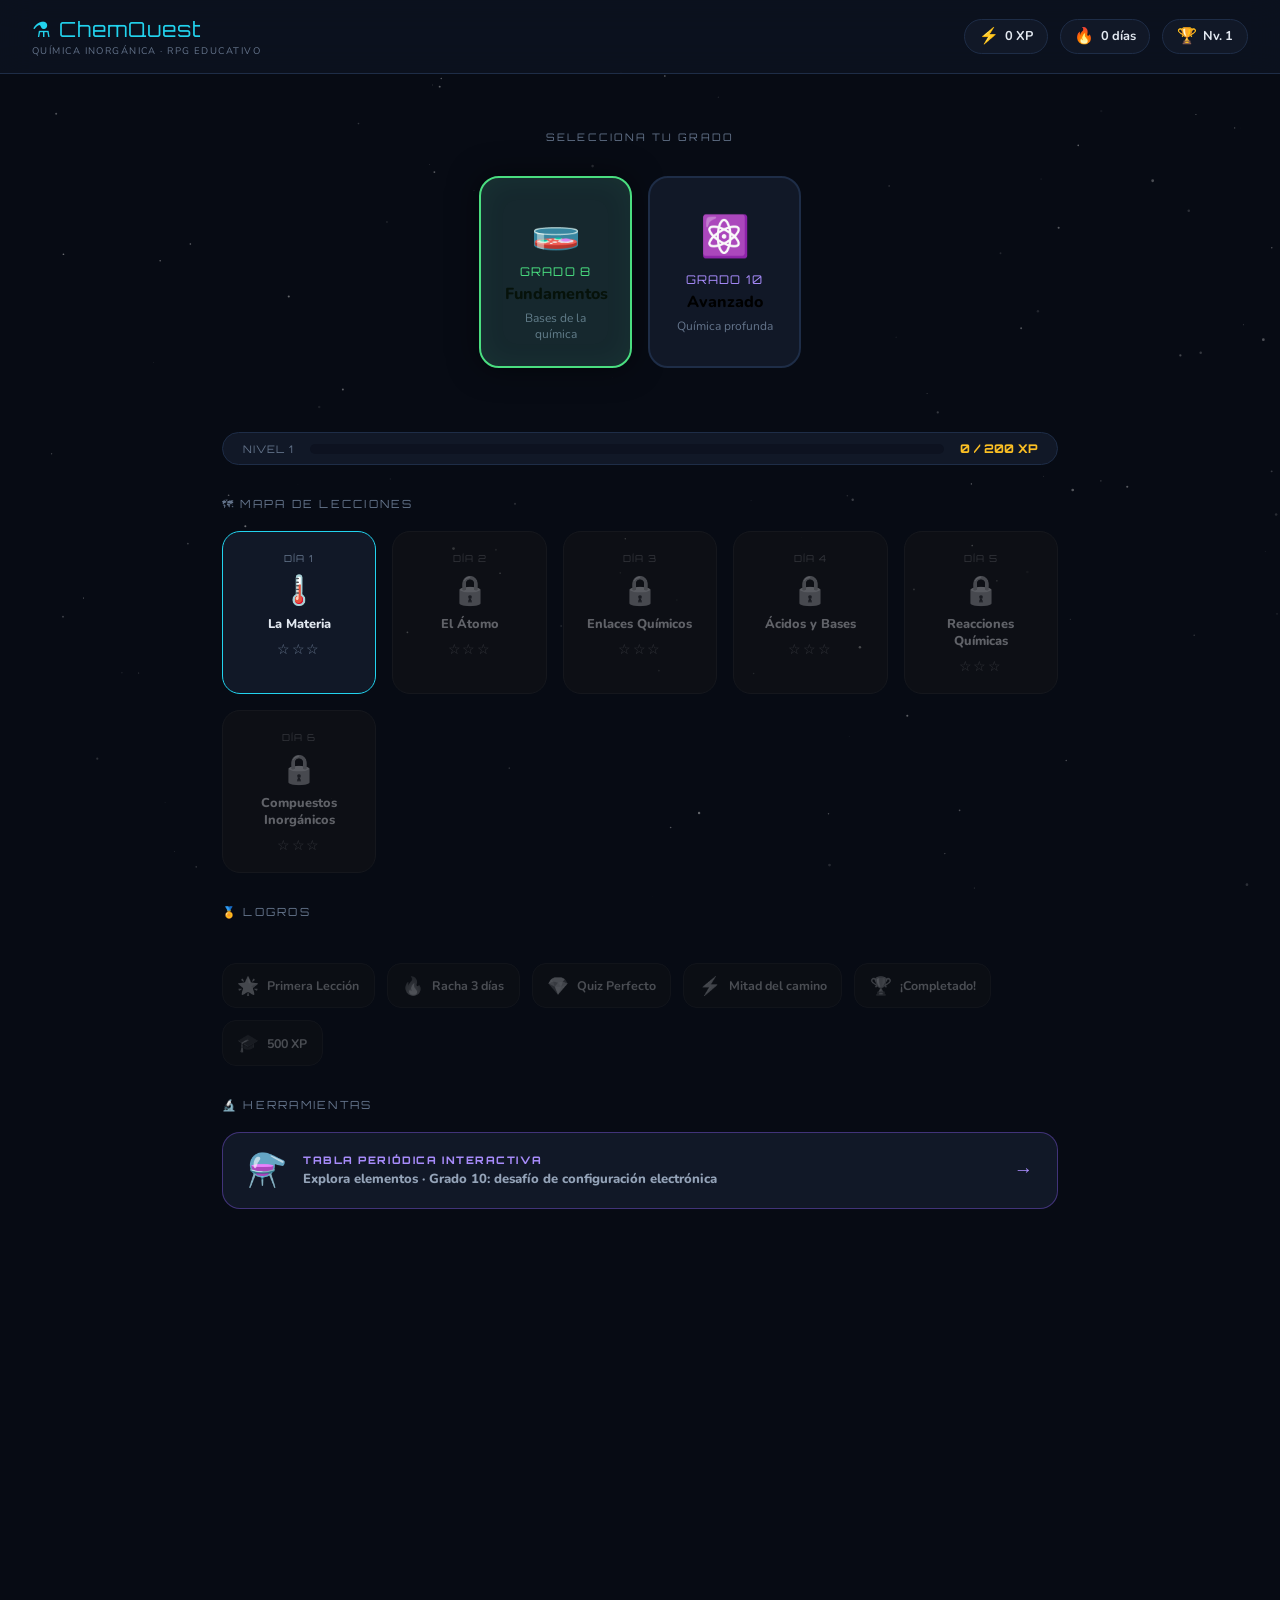
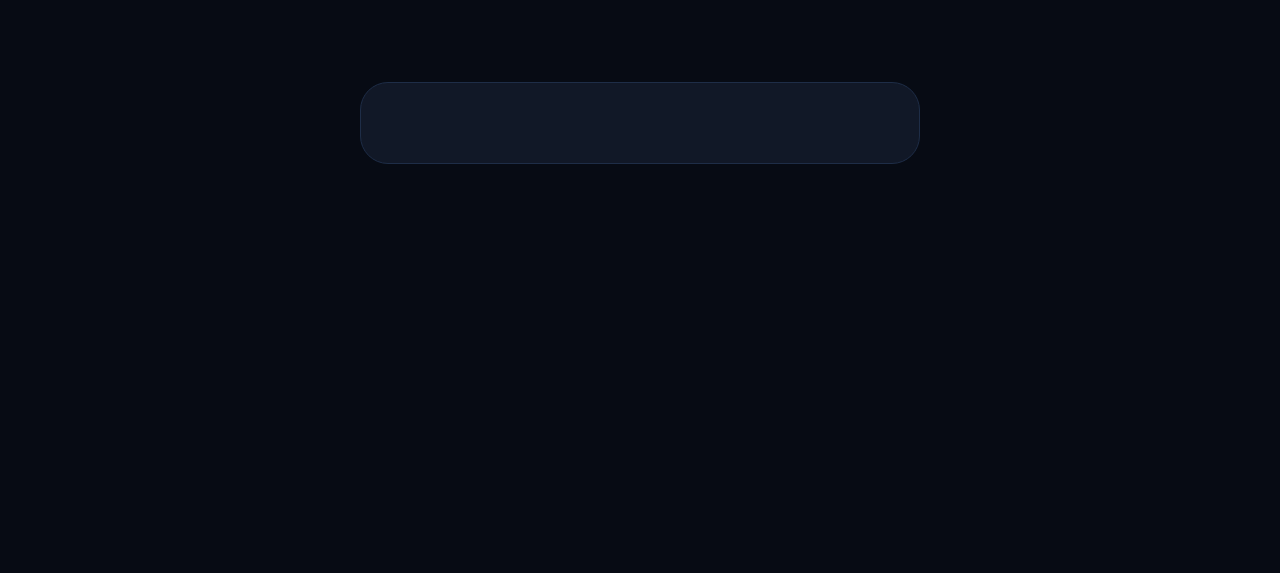
<file: chemlab-gamified.html>
<!DOCTYPE html>
<html lang="es">
<head>
<meta charset="UTF-8">
<meta name="viewport" content="width=device-width, initial-scale=1.0">
<title>ChemQuest — Química Inorgánica</title>
<link href="https://fonts.googleapis.com/css2?family=Orbitron:wght@400;700;900&family=Nunito:wght@400;600;700;800&display=swap" rel="stylesheet">
<style>
:root {
  --bg: #070b14;
  --bg2: #0d1220;
  --card: #111827;
  --card2: #162033;
  --border: #1e2d47;
  --border2: #243654;
  --blue: #3b82f6;
  --cyan: #22d3ee;
  --green: #4ade80;
  --yellow: #fbbf24;
  --orange: #fb923c;
  --pink: #f472b6;
  --purple: #a78bfa;
  --red: #f87171;
  --text: #e2e8f0;
  --muted: #64748b;
  --dim: #94a3b8;
  --font-game: 'Orbitron', monospace;
  --font-body: 'Nunito', sans-serif;
}
*{margin:0;padding:0;box-sizing:border-box}
html{scroll-behavior:smooth}
body{
  background:var(--bg);
  color:var(--text);
  font-family:var(--font-body);
  min-height:100vh;
  overflow-x:hidden;
}

/* ── STARFIELD ── */
#stars{position:fixed;inset:0;z-index:0;pointer-events:none}
.star{position:absolute;border-radius:50%;background:white;animation:twinkle var(--d) ease-in-out infinite alternate}
@keyframes twinkle{0%{opacity:.1;transform:scale(1)}100%{opacity:.7;transform:scale(1.4)}}

/* ── PARTICLES ── */
#particles{position:fixed;inset:0;z-index:0;pointer-events:none;overflow:hidden}
.particle{
  position:absolute;
  font-size:1.2rem;
  animation:floatUp 4s ease-out forwards;
  pointer-events:none;
}
@keyframes floatUp{
  0%{opacity:1;transform:translateY(0) scale(1)}
  100%{opacity:0;transform:translateY(-120px) scale(0.5)}
}

/* ── SCREEN SYSTEM ── */
.screen{display:none;position:relative;z-index:1}
.screen.active{display:block}

/* ════════════════════════════════
   HOME SCREEN
════════════════════════════════ */
#screen-home{
  min-height:100vh;
  display:flex;
  flex-direction:column;
}
.home-header{
  background:rgba(13,18,32,0.9);
  backdrop-filter:blur(16px);
  border-bottom:1px solid var(--border);
  padding:1rem 2rem;
  display:flex;
  align-items:center;
  justify-content:space-between;
  gap:1rem;
  flex-wrap:wrap;
}
.logo{
  font-family:var(--font-game);
  font-size:1.3rem;
  color:var(--cyan);
  letter-spacing:.05em;
  display:flex;align-items:center;gap:.5rem;
}
.logo-sub{font-size:.6rem;color:var(--muted);letter-spacing:.15em;text-transform:uppercase;margin-top:.1rem}

.stats-bar{display:flex;gap:.75rem;flex-wrap:wrap;align-items:center}
.stat-chip{
  display:flex;align-items:center;gap:.4rem;
  background:var(--card);
  border:1px solid var(--border);
  border-radius:20px;
  padding:.35rem .85rem;
  font-size:.8rem;font-weight:700;
  transition:all .2s;
}
.stat-chip .icon{font-size:1rem}
.stat-chip.xp .icon{color:var(--yellow)}
.stat-chip.streak .icon{color:var(--orange)}
.stat-chip.level .icon{color:var(--cyan)}

.home-body{flex:1;display:flex;flex-direction:column;align-items:center;padding:2rem;max-width:900px;margin:0 auto;width:100%}

/* Grade selector */
.grade-selector{
  display:flex;gap:1rem;margin:2rem 0;
}
.grade-btn{
  flex:1;max-width:220px;
  background:var(--card);
  border:2px solid var(--border);
  border-radius:20px;
  padding:1.5rem;
  cursor:pointer;
  transition:all .3s;
  text-align:center;
  font-family:var(--font-body);
  position:relative;overflow:hidden;
}
.grade-btn::before{
  content:'';
  position:absolute;inset:0;
  background:var(--gb-color);
  opacity:0;
  transition:opacity .3s;
}
.grade-btn:hover::before,.grade-btn.active::before{opacity:.08}
.grade-btn.active{border-color:var(--gb-color);box-shadow:0 0 30px rgba(0,0,0,.5),inset 0 0 30px var(--gb-color-alpha)}
.grade-btn .gb-icon{font-size:2.5rem;margin-bottom:.5rem}
.grade-btn .gb-label{font-family:var(--font-game);font-size:.75rem;color:var(--gb-color);letter-spacing:.1em}
.grade-btn .gb-title{font-size:1rem;font-weight:800;margin:.3rem 0}
.grade-btn .gb-sub{font-size:.75rem;color:var(--muted)}

/* Day map */
.map-title{
  font-family:var(--font-game);
  font-size:.7rem;
  letter-spacing:.2em;
  color:var(--muted);
  text-transform:uppercase;
  margin:2rem 0 1.25rem;
  align-self:flex-start;
}
.days-map{
  display:grid;
  grid-template-columns:repeat(auto-fill, minmax(130px,1fr));
  gap:1rem;
  width:100%;
}
.day-node{
  background:var(--card);
  border:1.5px solid var(--border);
  border-radius:18px;
  padding:1.25rem 1rem;
  cursor:pointer;
  transition:all .3s;
  text-align:center;
  position:relative;
  overflow:hidden;
}
.day-node::after{
  content:'';
  position:absolute;bottom:0;left:0;right:0;
  height:3px;
  background:var(--node-color);
  transform:scaleX(0);
  transition:transform .3s;
}
.day-node:hover::after,.day-node.completed::after{transform:scaleX(1)}
.day-node.locked{opacity:.4;cursor:not-allowed;filter:grayscale(1)}
.day-node.completed{border-color:var(--node-color);background:rgba(0,0,0,.1)}
.day-node.today{border-color:var(--cyan);animation:todayPulse 2s ease-in-out infinite}
@keyframes todayPulse{
  0%,100%{box-shadow:0 0 0 0 rgba(34,211,238,.3)}
  50%{box-shadow:0 0 0 8px rgba(34,211,238,0)}
}
.node-day{font-family:var(--font-game);font-size:.6rem;color:var(--muted);letter-spacing:.1em;text-transform:uppercase}
.node-icon{font-size:1.8rem;margin:.4rem 0}
.node-title{font-size:.8rem;font-weight:800;line-height:1.3}
.node-stars{font-size:.9rem;letter-spacing:.1rem;margin-top:.4rem;height:1.1rem}
.node-badge{
  position:absolute;top:.5rem;right:.5rem;
  background:var(--green);
  color:#000;
  font-size:.6rem;font-weight:800;
  border-radius:10px;padding:.15rem .4rem;
  font-family:var(--font-game);
}
/* incomplete node — done but < 3 stars */
.day-node.incomplete{
  border-color:rgba(251,146,60,.5)!important;
}
.day-node.incomplete::before{
  content:'';
  position:absolute;inset:0;
  background:repeating-linear-gradient(
    -45deg,
    transparent,transparent 6px,
    rgba(251,146,60,.04) 6px,rgba(251,146,60,.04) 12px
  );
  border-radius:18px;
  pointer-events:none;
}
.node-badge.incomplete-badge{
  background:var(--orange);
  color:#000;
}
/* XP penalty chip on results */
.xp-penalty-box{
  background:rgba(248,113,113,.08);
  border:1px solid rgba(248,113,113,.3);
  border-radius:14px;
  padding:1rem 1.25rem;
  margin:1rem 0;
  display:flex;align-items:flex-start;gap:.75rem;
  text-align:left;
}
.xp-penalty-icon{font-size:1.6rem}
.xp-penalty-title{font-family:var(--font-game);font-size:.7rem;color:var(--red);letter-spacing:.1em;margin-bottom:.3rem}
.xp-penalty-text{font-size:.82rem;color:var(--dim);line-height:1.6}
.xp-penalty-num{font-family:var(--font-game);font-size:1.1rem;color:var(--red);font-weight:900}
/* recovery banner */
.recovery-box{
  background:rgba(74,222,128,.07);
  border:1px solid rgba(74,222,128,.25);
  border-radius:14px;
  padding:1rem 1.25rem;
  margin:1rem 0;
  display:flex;align-items:flex-start;gap:.75rem;
  text-align:left;
}
.recovery-title{font-family:var(--font-game);font-size:.7rem;color:var(--green);letter-spacing:.1em;margin-bottom:.3rem}
.recovery-text{font-size:.82rem;color:var(--dim);line-height:1.6}
.recovery-num{font-family:var(--font-game);font-size:1rem;color:var(--green);font-weight:900}
/* stars breakdown row */
.stars-breakdown{
  display:flex;justify-content:center;gap:.5rem;margin:.75rem 0;flex-wrap:wrap;
}
.star-item{
  background:var(--bg2);border:1px solid var(--border);
  border-radius:10px;padding:.4rem .8rem;
  font-size:.75rem;color:var(--muted);
  display:flex;align-items:center;gap:.4rem;
}
.star-item.earned{color:var(--yellow);border-color:rgba(251,191,36,.3)}

/* XP bar */
.xp-bar-wrap{
  width:100%;
  background:var(--card);
  border:1px solid var(--border);
  border-radius:50px;
  padding:.5rem 1.25rem;
  display:flex;align-items:center;gap:1rem;
  margin-top:2rem;
}
.xp-bar-track{
  flex:1;height:10px;
  background:var(--bg2);
  border-radius:10px;overflow:hidden;
}
.xp-bar-fill{
  height:100%;
  background:linear-gradient(90deg,var(--blue),var(--cyan));
  border-radius:10px;
  transition:width 1s cubic-bezier(.4,0,.2,1);
  position:relative;overflow:hidden;
}
.xp-bar-fill::after{
  content:'';
  position:absolute;inset:0;
  background:linear-gradient(90deg,transparent,rgba(255,255,255,.3),transparent);
  animation:shimmer 2s infinite;
}
@keyframes shimmer{0%{transform:translateX(-100%)}100%{transform:translateX(100%)}}
.xp-bar-label{font-size:.75rem;font-weight:800;color:var(--yellow);font-family:var(--font-game);white-space:nowrap}

/* Achievements strip */
.ach-strip{
  display:flex;gap:.75rem;flex-wrap:wrap;margin-top:1.5rem;width:100%;
}
.ach-badge{
  background:var(--card);
  border:1px solid var(--border);
  border-radius:14px;
  padding:.6rem .9rem;
  display:flex;align-items:center;gap:.5rem;
  font-size:.78rem;font-weight:700;
  transition:all .2s;
}
.ach-badge.unlocked{border-color:var(--yellow);color:var(--yellow)}
.ach-badge.locked{opacity:.3;filter:grayscale(1)}
.ach-badge .ai{font-size:1.1rem}

/* ════════════════════════════════
   LESSON SCREEN
════════════════════════════════ */
#screen-lesson{min-height:100vh;padding:0}
.lesson-topbar{
  background:rgba(13,18,32,0.95);
  backdrop-filter:blur(20px);
  border-bottom:1px solid var(--border);
  padding:.75rem 2rem;
  display:flex;align-items:center;gap:1rem;
  position:sticky;top:0;z-index:50;
}
.back-btn{
  background:var(--card);
  border:1px solid var(--border);
  border-radius:10px;
  color:var(--dim);
  font-size:.85rem;
  padding:.4rem .9rem;
  cursor:pointer;
  font-family:var(--font-body);
  transition:all .2s;
}
.back-btn:hover{color:var(--text);border-color:var(--dim)}
.lesson-progress-wrap{flex:1}
.lesson-progress-label{font-family:var(--font-game);font-size:.6rem;color:var(--muted);letter-spacing:.1em;margin-bottom:.3rem}
.lesson-prog-track{height:8px;background:var(--card2);border-radius:8px;overflow:hidden}
.lesson-prog-fill{height:100%;border-radius:8px;background:linear-gradient(90deg,var(--cyan),var(--blue));transition:width .5s ease}
.lesson-hearts{display:flex;gap:.2rem;font-size:1.1rem}

.lesson-content{
  max-width:720px;
  margin:0 auto;
  padding:2rem;
}

/* SLIDE card */
.slide-card{
  background:var(--card);
  border:1px solid var(--border);
  border-radius:24px;
  padding:2rem;
  animation:slideIn .4s cubic-bezier(.4,0,.2,1);
}
@keyframes slideIn{
  from{opacity:0;transform:translateX(30px)}
  to{opacity:1;transform:translateX(0)}
}
.slide-eyebrow{
  font-family:var(--font-game);
  font-size:.6rem;letter-spacing:.2em;
  color:var(--cyan);text-transform:uppercase;margin-bottom:1rem;
}
.slide-title{
  font-family:var(--font-game);
  font-size:1.4rem;font-weight:700;
  margin-bottom:1.25rem;
  line-height:1.3;
}
.slide-visual{
  background:var(--bg2);
  border:1px solid var(--border);
  border-radius:16px;
  padding:1.5rem;
  margin:1.25rem 0;
  display:flex;align-items:center;justify-content:center;
  min-height:120px;
  font-size:3rem;
  flex-wrap:wrap;gap:1rem;
}
.slide-text{
  font-size:1.05rem;
  line-height:1.8;
  color:var(--dim);
}
.slide-text strong{color:var(--text);}
.highlight-box{
  background:linear-gradient(135deg,rgba(34,211,238,.05),rgba(59,130,246,.05));
  border:1px solid rgba(34,211,238,.2);
  border-radius:14px;
  padding:1rem 1.25rem;
  margin:1.25rem 0;
  font-size:.92rem;
  color:var(--dim);
  line-height:1.7;
}
.highlight-box .hb-icon{font-size:1.2rem;margin-right:.5rem}
.formula-row{
  display:flex;flex-wrap:wrap;gap:.6rem;margin:1rem 0;
}
.f-chip{
  background:var(--bg);
  border:1px solid var(--border2);
  border-radius:10px;
  padding:.4rem .9rem;
  font-family:var(--font-game);
  font-size:.8rem;
  color:var(--cyan);
  transition:all .2s;
}
.f-chip:hover{border-color:var(--cyan);box-shadow:0 0 10px rgba(34,211,238,.2)}

/* NEXT button */
.next-btn{
  width:100%;
  padding:1rem;
  background:linear-gradient(135deg,var(--blue),var(--cyan));
  border:none;border-radius:16px;
  color:white;font-family:var(--font-game);font-size:.85rem;font-weight:700;
  cursor:pointer;margin-top:1.5rem;
  letter-spacing:.1em;
  transition:all .3s;
  position:relative;overflow:hidden;
}
.next-btn::before{
  content:'';position:absolute;inset:0;
  background:linear-gradient(135deg,rgba(255,255,255,.1),transparent);
  opacity:0;transition:opacity .2s;
}
.next-btn:hover{transform:translateY(-2px);box-shadow:0 8px 30px rgba(59,130,246,.4)}
.next-btn:hover::before{opacity:1}
.next-btn:active{transform:translateY(0)}

/* ════════════════════════════════
   QUIZ SCREEN
════════════════════════════════ */
#screen-quiz{min-height:100vh;padding:0}
.quiz-topbar{
  background:rgba(13,18,32,0.95);
  backdrop-filter:blur(20px);
  border-bottom:1px solid var(--border);
  padding:.75rem 2rem;
  display:flex;align-items:center;justify-content:space-between;
  gap:1rem;
  position:sticky;top:0;z-index:50;
}
.quiz-counter{
  font-family:var(--font-game);
  font-size:.75rem;color:var(--muted);letter-spacing:.1em;
}
.quiz-hearts-bar{display:flex;gap:.2rem;font-size:1.3rem}
.timer-ring{
  position:relative;width:44px;height:44px;
}
.timer-ring svg{transform:rotate(-90deg)}
.timer-ring circle{
  fill:none;stroke-width:4;
  stroke-linecap:round;
  transition:stroke-dashoffset .1s linear;
}
.timer-ring .bg{stroke:var(--border2)}
.timer-ring .fg{stroke:var(--cyan);stroke-dasharray:113;stroke-dashoffset:0}
.timer-ring .num{
  position:absolute;inset:0;
  display:flex;align-items:center;justify-content:center;
  font-family:var(--font-game);font-size:.7rem;font-weight:700;
  color:var(--cyan);
}

.quiz-body{max-width:680px;margin:0 auto;padding:2rem}

.question-card{
  background:var(--card);
  border:1px solid var(--border);
  border-radius:24px;
  padding:2rem;
  animation:slideIn .35s ease;
}
.q-number{
  font-family:var(--font-game);
  font-size:.6rem;letter-spacing:.2em;
  color:var(--purple);text-transform:uppercase;margin-bottom:.75rem;
}
.q-text{
  font-size:1.15rem;font-weight:800;
  line-height:1.5;margin-bottom:1.75rem;
}
.q-visual{
  background:var(--bg2);
  border:1px solid var(--border);
  border-radius:14px;
  padding:1rem;
  margin-bottom:1.5rem;
  font-family:var(--font-game);
  font-size:1rem;
  text-align:center;
  color:var(--cyan);
}
.options-grid{display:grid;grid-template-columns:1fr 1fr;gap:.75rem}
.opt-btn{
  background:var(--card2);
  border:1.5px solid var(--border);
  border-radius:16px;
  padding:1rem 1.25rem;
  text-align:left;
  font-family:var(--font-body);
  font-size:.9rem;font-weight:700;
  color:var(--dim);
  cursor:pointer;
  transition:all .25s;
  display:flex;align-items:center;gap:.75rem;
  position:relative;overflow:hidden;
}
.opt-btn::before{
  content:'';position:absolute;inset:0;
  background:var(--opt-hover,rgba(59,130,246,.05));
  opacity:0;transition:opacity .2s;
}
.opt-btn:hover:not(:disabled)::before{opacity:1}
.opt-btn:hover:not(:disabled){border-color:var(--blue);color:var(--text);transform:translateY(-1px)}
.opt-letter{
  width:28px;height:28px;min-width:28px;
  border-radius:8px;
  background:var(--bg);
  border:1px solid var(--border);
  display:flex;align-items:center;justify-content:center;
  font-family:var(--font-game);font-size:.65rem;font-weight:700;
  transition:all .2s;
}
.opt-btn.correct{border-color:var(--green)!important;background:rgba(74,222,128,.08)!important;color:var(--green)!important}
.opt-btn.correct .opt-letter{background:var(--green);color:#000;border-color:var(--green)}
.opt-btn.wrong{border-color:var(--red)!important;background:rgba(248,113,113,.08)!important;color:var(--red)!important}
.opt-btn.wrong .opt-letter{background:var(--red);color:#000;border-color:var(--red)}
.opt-btn:disabled{cursor:not-allowed}

.feedback-bar{
  margin-top:1rem;
  padding:1rem 1.25rem;
  border-radius:14px;
  font-size:.9rem;font-weight:700;
  display:none;
  animation:fadeUp .3s ease;
}
.feedback-bar.show{display:block}
.feedback-bar.ok{background:rgba(74,222,128,.1);color:var(--green);border:1px solid rgba(74,222,128,.3)}
.feedback-bar.bad{background:rgba(248,113,113,.1);color:var(--red);border:1px solid rgba(248,113,113,.3)}

@keyframes fadeUp{from{opacity:0;transform:translateY(8px)}to{opacity:1;transform:translateY(0)}}

.continue-btn{
  width:100%;margin-top:1.25rem;
  padding:.9rem;
  background:linear-gradient(135deg,var(--blue),var(--purple));
  border:none;border-radius:14px;
  color:white;font-family:var(--font-game);font-size:.8rem;font-weight:700;
  cursor:pointer;letter-spacing:.1em;
  transition:all .3s;display:none;
}
.continue-btn.show{display:block;animation:fadeUp .3s ease}
.continue-btn:hover{transform:translateY(-2px);box-shadow:0 6px 25px rgba(139,92,250,.4)}

/* ════════════════════════════════
   RESULTS SCREEN
════════════════════════════════ */
#screen-results{
  min-height:100vh;
  display:flex;align-items:center;justify-content:center;
  padding:2rem;
}
.results-card{
  background:var(--card);
  border:1px solid var(--border);
  border-radius:28px;
  padding:2.5rem;
  max-width:560px;width:100%;
  text-align:center;
  animation:popIn .5s cubic-bezier(.34,1.56,.64,1);
}
@keyframes popIn{from{opacity:0;transform:scale(.85)}to{opacity:1;transform:scale(1)}}
.result-trophy{font-size:4.5rem;margin-bottom:1rem;animation:bounce 1s ease .3s both}
@keyframes bounce{0%{transform:scale(0) rotate(-20deg)}60%{transform:scale(1.15) rotate(5deg)}100%{transform:scale(1) rotate(0)}}
.result-grade{
  font-family:var(--font-game);
  font-size:.7rem;letter-spacing:.2em;
  color:var(--muted);text-transform:uppercase;margin-bottom:.5rem;
}
.result-title{
  font-family:var(--font-game);
  font-size:1.8rem;margin-bottom:.5rem;
  background:linear-gradient(135deg,var(--yellow),var(--orange));
  -webkit-background-clip:text;-webkit-text-fill-color:transparent;background-clip:text;
}
.result-subtitle{color:var(--dim);font-size:.95rem;margin-bottom:2rem}
.score-display{
  display:flex;justify-content:center;gap:1.5rem;margin:1.5rem 0;flex-wrap:wrap;
}
.score-item{
  background:var(--bg2);
  border:1px solid var(--border);
  border-radius:16px;
  padding:1rem 1.5rem;
  min-width:100px;
}
.score-val{font-family:var(--font-game);font-size:2rem;font-weight:900}
.score-val.xp{color:var(--yellow)}
.score-val.hits{color:var(--green)}
.score-val.time{color:var(--cyan)}
.score-lbl{font-size:.7rem;color:var(--muted);margin-top:.2rem;text-transform:uppercase;letter-spacing:.1em}
.stars-display{font-size:2.5rem;letter-spacing:.2rem;margin:1rem 0}
.q-review{
  text-align:left;margin:1.5rem 0;
  display:flex;flex-direction:column;gap:.5rem;
}
.q-review-item{
  display:flex;align-items:center;gap:.75rem;
  background:var(--bg2);border:1px solid var(--border);border-radius:12px;
  padding:.65rem 1rem;font-size:.82rem;
}
.q-review-item.correct{border-color:rgba(74,222,128,.3)}
.q-review-item.wrong{border-color:rgba(248,113,113,.3)}
.q-review-dot{width:10px;height:10px;border-radius:50%;min-width:10px}
.q-review-item.correct .q-review-dot{background:var(--green)}
.q-review-item.wrong .q-review-dot{background:var(--red)}
.q-review-text{flex:1;color:var(--dim)}
.q-review-mark{font-size:1rem}

.history-title{
  font-family:var(--font-game);
  font-size:.65rem;letter-spacing:.15em;
  color:var(--muted);text-transform:uppercase;
  margin:1.5rem 0 .75rem;text-align:left;
}
.history-list{
  display:flex;flex-direction:column;gap:.4rem;
}
.history-item{
  display:flex;align-items:center;gap:.75rem;
  background:var(--bg2);
  border:1px solid var(--border);
  border-radius:10px;
  padding:.5rem .9rem;
  font-size:.78rem;
  color:var(--muted);
}
.history-date{font-family:var(--font-game);font-size:.6rem}
.history-stars{letter-spacing:.05rem}
.history-xp{color:var(--yellow);font-weight:700;margin-left:auto}

.action-btns{display:flex;gap:.75rem;margin-top:1.5rem;flex-wrap:wrap}
.action-btn{
  flex:1;min-width:130px;
  padding:.85rem;
  border:none;border-radius:14px;
  font-family:var(--font-game);font-size:.72rem;font-weight:700;
  cursor:pointer;letter-spacing:.08em;
  transition:all .25s;
}
.action-btn.primary{
  background:linear-gradient(135deg,var(--blue),var(--cyan));
  color:white;
}
.action-btn.primary:hover{transform:translateY(-2px);box-shadow:0 6px 25px rgba(34,211,238,.3)}
.action-btn.secondary{
  background:var(--card2);
  border:1px solid var(--border);
  color:var(--dim);
}
.action-btn.secondary:hover{border-color:var(--dim);color:var(--text)}

@keyframes glowPulse{
  0%,100%{box-shadow:0 0 10px rgba(74,222,128,.4)}
  50%{box-shadow:0 0 28px rgba(74,222,128,.8),0 0 50px rgba(34,211,238,.3)}
}

/* ── TOAST ── */
.toast{
  position:fixed;bottom:2rem;left:50%;transform:translateX(-50%) translateY(20px);
  background:var(--card);
  border:1px solid var(--border);
  border-radius:14px;
  padding:.75rem 1.5rem;
  font-size:.88rem;font-weight:700;
  z-index:999;
  opacity:0;transition:all .3s;
  pointer-events:none;
  white-space:nowrap;
  display:flex;align-items:center;gap:.5rem;
}
.toast.show{opacity:1;transform:translateX(-50%) translateY(0)}

/* ── LEVEL UP OVERLAY ── */
.levelup-overlay{
  position:fixed;inset:0;
  background:rgba(0,0,0,.85);
  z-index:500;
  display:none;
  align-items:center;justify-content:center;
  flex-direction:column;gap:1rem;
  animation:fadeIn .3s ease;
}
.levelup-overlay.show{display:flex}
@keyframes fadeIn{from{opacity:0}to{opacity:1}}
.levelup-text{
  font-family:var(--font-game);
  font-size:3rem;font-weight:900;
  background:linear-gradient(135deg,var(--yellow),var(--orange));
  -webkit-background-clip:text;-webkit-text-fill-color:transparent;background-clip:text;
  animation:levelBounce .6s cubic-bezier(.34,1.56,.64,1) .2s both;
}
@keyframes levelBounce{from{opacity:0;transform:scale(.5)}to{opacity:1;transform:scale(1)}}
.levelup-sub{color:var(--dim);font-size:1rem;font-family:var(--font-game);letter-spacing:.1em}
.levelup-close{
  background:var(--card);border:1px solid var(--border);
  border-radius:12px;padding:.6rem 1.5rem;
  color:var(--text);font-family:var(--font-game);font-size:.7rem;
  cursor:pointer;margin-top:1rem;
  transition:all .2s;
}
.levelup-close:hover{border-color:var(--yellow)}

/* ── SLIDE IMAGE ── */
.slide-img-wrap{
  border-radius:16px;overflow:hidden;
  border:1px solid var(--border);
  margin:1.25rem 0;background:var(--bg2);
}
.slide-img-wrap svg{width:100%;height:auto;display:block}
.slide-img-caption{
  font-size:.72rem;color:var(--muted);
  text-align:center;padding:.5rem;
  font-family:var(--font-game);letter-spacing:.08em;
  border-top:1px solid var(--border);
}

/* ── PERIODIC TABLE ── */
.pt-screen{max-width:1100px;margin:0 auto;padding:1.5rem}
.pt-title{font-family:var(--font-game);font-size:.65rem;letter-spacing:.2em;color:var(--cyan);text-transform:uppercase;margin-bottom:1rem}
.pt-legend{display:flex;flex-wrap:wrap;gap:.5rem;margin-bottom:1rem}
.pt-leg-item{display:flex;align-items:center;gap:.35rem;font-size:.7rem;color:var(--dim)}
.pt-leg-dot{width:10px;height:10px;border-radius:3px}
.pt-grid{display:grid;grid-template-columns:repeat(18,1fr);gap:2px;margin-bottom:1.5rem}
.pt-cell{
  aspect-ratio:1;border-radius:5px;border:1px solid transparent;
  cursor:pointer;transition:all .18s;
  display:flex;flex-direction:column;align-items:center;justify-content:center;
  position:relative;min-width:0;
}
.pt-cell:hover:not(.empty){transform:scale(1.25);z-index:10;box-shadow:0 4px 20px rgba(0,0,0,.6)}
.pt-cell.empty{background:transparent!important;border-color:transparent!important;cursor:default}
.pt-cell .pt-num{font-size:.45rem;color:rgba(255,255,255,.4);line-height:1;font-family:var(--font-game)}
.pt-cell .pt-sym{font-family:var(--font-game);font-weight:700;line-height:1;font-size:clamp(.45rem,.9vw,.8rem)}
.pt-cell .pt-name{font-size:.3rem;color:rgba(255,255,255,.5);line-height:1;overflow:hidden;text-overflow:ellipsis;white-space:nowrap;max-width:100%}
.pt-cell.selected{outline:2px solid var(--yellow);transform:scale(1.2);z-index:10}
.pt-cell.challenge-target{animation:targetPulse 1.2s ease-in-out infinite}
@keyframes targetPulse{0%,100%{box-shadow:0 0 0 0 rgba(251,191,36,.6)}50%{box-shadow:0 0 0 6px rgba(251,191,36,0)}}
.pt-cell.correct-pick{outline:2.5px solid var(--green)!important;animation:none}
.pt-cell.wrong-pick{outline:2.5px solid var(--red)!important;animation:none}
.elem-panel{
  background:var(--card2);border:1px solid var(--border2);border-radius:18px;
  padding:1.25rem 1.5rem;display:grid;grid-template-columns:auto 1fr;
  gap:1.25rem;align-items:start;margin-top:1rem;animation:fadeUp .3s ease;
}
.elem-big{width:80px;height:80px;border-radius:14px;display:flex;flex-direction:column;align-items:center;justify-content:center;gap:.1rem}
.elem-big .num{font-family:var(--font-game);font-size:.65rem;color:rgba(255,255,255,.6)}
.elem-big .sym{font-family:var(--font-game);font-size:2rem;font-weight:900;line-height:1}
.elem-big .nm{font-size:.6rem;color:rgba(255,255,255,.7);font-weight:700}
.elem-big .mass{font-size:.55rem;color:rgba(255,255,255,.5)}
.elem-info-grid{display:grid;grid-template-columns:repeat(auto-fill,minmax(140px,1fr));gap:.6rem}
.elem-info-item{background:var(--bg);border:1px solid var(--border);border-radius:10px;padding:.5rem .75rem}
.elem-info-label{font-family:var(--font-game);font-size:.55rem;color:var(--muted);letter-spacing:.1em;text-transform:uppercase}
.elem-info-val{font-size:.88rem;font-weight:700;color:var(--text);margin-top:.2rem}
.pt-challenge{
  background:linear-gradient(135deg,rgba(139,92,246,.07),rgba(59,130,246,.07));
  border:1px solid rgba(139,92,246,.3);border-radius:18px;padding:1.25rem 1.5rem;margin-top:1rem;
}
.pt-challenge-title{font-family:var(--font-game);font-size:.65rem;letter-spacing:.15em;color:var(--purple);text-transform:uppercase;margin-bottom:.75rem}
.config-display{
  background:var(--bg);border:1px solid var(--border2);border-radius:12px;
  padding:.75rem 1.1rem;font-family:var(--font-game);font-size:.95rem;
  color:var(--cyan);letter-spacing:.05em;margin-bottom:1rem;text-align:center;font-weight:700;
}
.challenge-inputs{display:grid;grid-template-columns:repeat(3,1fr);gap:.75rem;margin-bottom:1rem}
.ch-input-wrap{display:flex;flex-direction:column;gap:.3rem}
.ch-input-label{font-family:var(--font-game);font-size:.55rem;color:var(--muted);letter-spacing:.1em;text-transform:uppercase}
.ch-select{
  background:var(--card);border:1.5px solid var(--border2);border-radius:10px;
  padding:.5rem .7rem;color:var(--text);font-family:var(--font-body);font-size:.82rem;
  font-weight:700;outline:none;cursor:pointer;width:100%;transition:border-color .2s;
}
.ch-select:focus{border-color:var(--purple)}
.ch-select.ok{border-color:var(--green)!important;color:var(--green)}
.ch-select.bad{border-color:var(--red)!important;color:var(--red)}
.ch-check-btn{
  grid-column:1/-1;padding:.7rem;border:none;border-radius:12px;
  background:linear-gradient(135deg,var(--purple),var(--blue));
  color:white;font-family:var(--font-game);font-size:.7rem;font-weight:700;
  letter-spacing:.1em;cursor:pointer;transition:all .25s;
}
.ch-check-btn:hover{transform:translateY(-2px);box-shadow:0 5px 20px rgba(139,92,246,.4)}
.ch-result{border-radius:12px;padding:.75rem 1rem;font-size:.82rem;font-weight:700;margin-top:.5rem;display:none;animation:fadeUp .3s ease}
.ch-result.show{display:block}
.ch-result.ok{background:rgba(74,222,128,.1);color:var(--green);border:1px solid rgba(74,222,128,.3)}
.ch-result.bad{background:rgba(248,113,113,.1);color:var(--red);border:1px solid rgba(248,113,113,.3)}
.pt-score-bar{display:flex;align-items:center;gap:.75rem;background:var(--card);border:1px solid var(--border);border-radius:12px;padding:.6rem 1rem;margin-top:.75rem;font-size:.8rem;font-weight:700}
.pt-score-val{font-family:var(--font-game);font-size:1.2rem;color:var(--yellow)}

/* ── MISC ── */
@media(max-width:600px){
  .options-grid{grid-template-columns:1fr}
  .grade-selector{flex-direction:column;align-items:center}
  .grade-btn{max-width:100%;width:100%}
  .home-header{flex-direction:column;align-items:flex-start}
  .pt-grid{gap:1px}
  .pt-cell .pt-name,.pt-cell .pt-num{display:none}
  .elem-panel{grid-template-columns:1fr}
  .challenge-inputs{grid-template-columns:1fr}
}
</style>
</head>
<body>

<canvas id="stars"></canvas>
<div id="particles"></div>

<!-- ════ HOME ════ -->
<div class="screen active" id="screen-home">
  <div class="home-header">
    <div>
      <div class="logo">⚗ ChemQuest</div>
      <div class="logo-sub">Química Inorgánica · RPG Educativo</div>
    </div>
    <div class="stats-bar">
      <div class="stat-chip xp"><span class="icon">⚡</span><span id="hdr-xp">0 XP</span></div>
      <div class="stat-chip streak"><span class="icon">🔥</span><span id="hdr-streak">0 días</span></div>
      <div class="stat-chip level"><span class="icon">🏆</span><span id="hdr-level">Nv. 1</span></div>
    </div>
  </div>

  <div class="home-body">
    <!-- Grade selector -->
    <div style="font-family:var(--font-game);font-size:.65rem;color:var(--muted);letter-spacing:.2em;text-transform:uppercase;margin-top:1.5rem">Selecciona tu grado</div>
    <div class="grade-selector">
      <button class="grade-btn active" id="btn-8" onclick="selectGrade(8)"
        style="--gb-color:#4ade80;--gb-color-alpha:rgba(74,222,128,.06)">
        <div class="gb-icon">🧫</div>
        <div class="gb-label">GRADO 8</div>
        <div class="gb-title">Fundamentos</div>
        <div class="gb-sub">Bases de la química</div>
      </button>
      <button class="grade-btn" id="btn-10" onclick="selectGrade(10)"
        style="--gb-color:#a78bfa;--gb-color-alpha:rgba(167,139,250,.06)">
        <div class="gb-icon">⚛️</div>
        <div class="gb-label">GRADO 10</div>
        <div class="gb-title">Avanzado</div>
        <div class="gb-sub">Química profunda</div>
      </button>
    </div>

    <!-- XP Bar -->
    <div class="xp-bar-wrap">
      <div style="font-family:var(--font-game);font-size:.65rem;color:var(--muted);letter-spacing:.1em;white-space:nowrap">NIVEL <span id="level-num">1</span></div>
      <div class="xp-bar-track"><div class="xp-bar-fill" id="xp-fill" style="width:0%"></div></div>
      <div class="xp-bar-label" id="xp-label">0 / 200 XP</div>
    </div>

    <!-- Days Map -->
    <div class="map-title">🗺 Mapa de lecciones</div>
    <div class="days-map" id="days-map"></div>

    <!-- Achievements -->
    <div class="map-title" style="margin-top:2rem">🏅 Logros</div>
    <div class="ach-strip" id="ach-strip"></div>

    <div class="map-title" style="margin-top:2rem">🔬 Herramientas</div>
    <button onclick="openPeriodicTable()" style="width:100%;padding:1rem 1.5rem;background:var(--card);border:1.5px solid rgba(139,92,246,.4);border-radius:18px;cursor:pointer;font-family:var(--font-body);font-weight:800;font-size:.95rem;color:var(--text);display:flex;align-items:center;gap:1rem;transition:all .25s;text-align:left;margin-bottom:2rem"
      onmouseover="this.style.borderColor='var(--purple)';this.style.background='rgba(139,92,246,.07)'"
      onmouseout="this.style.borderColor='rgba(139,92,246,.4)';this.style.background='var(--card)'">
      <span style="font-size:2rem">⚗️</span>
      <div>
        <div style="font-family:var(--font-game);font-size:.65rem;color:var(--purple);letter-spacing:.15em;text-transform:uppercase;margin-bottom:.2rem">Tabla Periódica Interactiva</div>
        <div style="color:var(--dim);font-size:.82rem">Explora elementos · Grado 10: desafío de configuración electrónica</div>
      </div>
      <span style="margin-left:auto;color:var(--purple);font-size:1.2rem">→</span>
    </button>
  </div>
</div>

<!-- ════ LESSON ════ -->
<div class="screen" id="screen-lesson">
  <div class="lesson-topbar">
    <button class="back-btn" onclick="goHome()">← Inicio</button>
    <div class="lesson-progress-wrap">
      <div class="lesson-progress-label">LECCIÓN <span id="lesson-label"></span></div>
      <div class="lesson-prog-track"><div class="lesson-prog-fill" id="lesson-prog" style="width:0%"></div></div>
    </div>
    <div class="lesson-hearts" id="lesson-hearts"></div>
  </div>
  <div class="lesson-content" id="lesson-content"></div>
</div>

<!-- ════ QUIZ ════ -->
<div class="screen" id="screen-quiz">
  <div class="quiz-topbar">
    <div class="quiz-counter">PREGUNTA <span id="q-num">1</span> / 5</div>
    <div class="timer-ring" id="timer-ring">
      <svg width="44" height="44" viewBox="0 0 44 44">
        <circle class="bg" cx="22" cy="22" r="18"/>
        <circle class="fg" id="timer-circle" cx="22" cy="22" r="18"/>
      </svg>
      <div class="num" id="timer-num">20</div>
    </div>
    <div class="quiz-hearts-bar" id="quiz-hearts"></div>
  </div>
  <div class="quiz-body">
    <div class="question-card" id="question-card"></div>
  </div>
</div>

<!-- ════ RESULTS ════ -->
<div class="screen" id="screen-periodic">
  <div class="lesson-topbar">
    <button class="back-btn" onclick="goHome()">← Inicio</button>
    <div class="lesson-progress-wrap">
      <div class="lesson-progress-label">TABLA PERIÓDICA INTERACTIVA</div>
    </div>
    <div id="pt-grade-badge" style="font-family:var(--font-game);font-size:.7rem;color:var(--purple);letter-spacing:.1em"></div>
  </div>
  <div id="pt-content"></div>
</div>

<div class="screen" id="screen-results">
  <div class="results-card" id="results-card"></div>
</div>

<!-- Toast -->
<div class="toast" id="toast"></div>

<!-- Level Up Overlay -->
<div class="levelup-overlay" id="levelup-overlay">
  <div style="font-size:4rem">🎊</div>
  <div class="levelup-text">¡NIVEL <span id="new-level">2</span>!</div>
  <div class="levelup-sub">¡SUBISTE DE NIVEL!</div>
  <button class="levelup-close" onclick="closeLevelUp()">CONTINUAR →</button>
</div>

<script>
// ══════════════════════════════════════
// DATA
// ══════════════════════════════════════
const DAYS = {
  8: [
    {
      id:"d8-1", day:1, icon:"🌡️", title:"La Materia", color:"#22d3ee",
      slides:[
        {
          title:"¿Qué es la Materia?",
          visual:"🪨 💧 💨",
          text:"<strong>La materia</strong> es todo lo que tiene <strong>masa</strong> y ocupa un <strong>lugar en el espacio</strong>. Una piedra, el agua, el aire... ¡todo es materia!",
          highlight:"💡 La materia existe en tres estados: sólido, líquido y gaseoso. El cambio entre ellos se llama <strong>cambio de estado</strong>.",
          formulas:["Sólido","Líquido","Gaseoso"]
        },
        {
          title:"Propiedades de la Materia",
          visual:"⚖️ 📏 🌡️",
          text:"Las propiedades se dividen en <strong>físicas</strong> (color, masa, volumen) que no cambian la sustancia, y <strong>químicas</strong> (combustión, oxidación) que sí transforman la sustancia.",
          highlight:"🔬 Si hierves agua, cambia de estado pero sigue siendo agua (propiedad física). Si la quemas con hidrógeno, se obtiene H₂O (propiedad química).",
          formulas:["Masa","Volumen","Densidad = m/v","Temperatura"]
        },
        {
          title:"La Densidad",
          visual:"🛢️",
          text:"La <strong>densidad</strong> relaciona la masa con el volumen de un objeto. Un objeto denso pesa mucho para su tamaño. Por eso el hierro se hunde y la madera flota.",
          highlight:"🧮 Fórmula: D = m / V\nUn cubo de hierro (7.87 g/cm³) es casi 8 veces más denso que el agua (1 g/cm³).",
          formulas:["D = m / V","Agua: 1 g/cm³","Hierro: 7.87 g/cm³"]
        }
      ],
      quiz:[
        {q:"¿Cuál es la definición correcta de materia?",opts:["Solo los sólidos y líquidos","Todo lo que tiene masa y ocupa espacio","La energía que mueve los objetos","Solo los cuerpos visibles"],c:1,ex:"La materia incluye sólidos, líquidos y gases — todo lo que tiene masa y ocupa espacio."},
        {q:"¿Cuál es una propiedad FÍSICA de la materia?",opts:["Combustión","Oxidación","Color amarillo","Fermentación"],c:2,ex:"El color es una propiedad física: no cambia la composición de la sustancia."},
        {q:"¿Cuál es la fórmula de la densidad?",opts:["D = V × m","D = m + V","D = m / V","D = V / m"],c:2,ex:"Densidad = masa ÷ volumen. Unidades típicas: g/cm³ o kg/m³."},
        {q:"Un objeto con densidad mayor que el agua…",opts:["Siempre flota","Se hunde en el agua","Desaparece","No tiene masa"],c:1,ex:"Si D > 1 g/cm³ (densidad del agua), el objeto se hunde."},
        {q:"¿En qué estado la materia tiene forma y volumen definidos?",opts:["Gaseoso","Plasma","Líquido","Sólido"],c:3,ex:"En estado sólido las partículas están muy juntas y mantienen forma y volumen fijos."}
      ]
    },
    {
      id:"d8-2", day:2, icon:"⚛️", title:"El Átomo", color:"#3b82f6",
      slides:[
        {
          title:"Descubriendo el Átomo",
          visual:"⚛️",
          text:"El <strong>átomo</strong> es la unidad más pequeña de la materia que conserva las propiedades de un elemento. Es tan pequeño que un millón de átomos caben en el grosor de un cabello.",
          highlight:"📜 Historia: Dalton (1803) → Thomson (1897) → Rutherford (1911) → Bohr (1913) → Modelo cuántico moderno.",
          formulas:["Protón (+)","Neutrón (0)","Electrón (-)"]
        },
        {
          title:"Partículas Subatómicas",
          visual:"🔴 Protones  ⚪ Neutrones  🔵 Electrones",
          text:"El <strong>núcleo</strong> contiene protones (+) y neutrones (sin carga). Los <strong>electrones</strong> (−) orbitan alrededor en capas de energía. Un átomo neutro tiene igual número de protones y electrones.",
          highlight:"⚡ El número de protones define el elemento. El hidrógeno tiene 1 protón, el helio 2, el carbono 6...",
          formulas:["N° atómico = protones","N° másico = p⁺ + n⁰","Neutrones = A - Z"]
        }
      ],
      quiz:[
        {q:"¿Qué partícula define a qué elemento pertenece un átomo?",opts:["Electrón","Neutrón","Protón","Fotón"],c:2,ex:"El número atómico (Z) = número de protones. Cambia el número de protones → cambia el elemento."},
        {q:"¿Dónde se encuentran los electrones?",opts:["En el núcleo","Orbitando el núcleo","Dentro del neutrón","No existen"],c:1,ex:"Los electrones orbitan el núcleo en capas o niveles de energía."},
        {q:"Un átomo tiene 8 protones y 8 neutrones. ¿Cuál es su número másico?",opts:["8","16","4","24"],c:1,ex:"Número másico A = protones + neutrones = 8 + 8 = 16."},
        {q:"¿Qué carga tiene un neutrón?",opts:["Positiva (+)","Negativa (-)","Sin carga (0)","Variable"],c:2,ex:"Los neutrones no tienen carga eléctrica. Su función es estabilizar el núcleo."},
        {q:"¿Qué modelo atómico propuso órbitas circulares para los electrones?",opts:["Dalton","Thomson","Bohr","Schrödinger"],c:2,ex:"Niels Bohr (1913) propuso que los electrones se mueven en órbitas circulares de energía definida."}
      ]
    },
    {
      id:"d8-3", day:3, icon:"🔗", title:"Enlaces Químicos", color:"#4ade80",
      slides:[
        {
          title:"¿Por qué se unen los átomos?",
          visual:"Na⁺  +  Cl⁻  →  🧂 NaCl",
          text:"Los átomos se unen para <strong>completar su último nivel</strong> de energía (Regla del octeto). Al unirse forman <strong>compuestos</strong> con propiedades completamente nuevas.",
          highlight:"🧂 El sodio (Na) solo es un metal tóxico. El cloro (Cl₂) es un gas venenoso. Pero juntos forman NaCl: ¡sal de mesa comestible!",
          formulas:["Iónico: Na⁺Cl⁻","Covalente: H₂O","Metálico: Fe(s)"]
        },
        {
          title:"Tipos de Enlace",
          visual:"🔴🔵 Iónico  |  ⚛⚛ Covalente  |  🔩 Metálico",
          text:"<strong>Enlace iónico:</strong> transferencia de electrones entre metal y no-metal. <strong>Covalente:</strong> compartición de electrones entre no-metales. <strong>Metálico:</strong> entre metales, con electrones libres.",
          highlight:"💧 El agua (H₂O) tiene enlace covalente polar — los electrones se comparten pero no por igual, dando al oxígeno mayor carga negativa.",
          formulas:["NaCl → iónico","H₂O → covalente","Fe → metálico"]
        }
      ],
      quiz:[
        {q:"¿Qué tipo de enlace une al Na y al Cl en la sal de mesa?",opts:["Covalente apolar","Metálico","Iónico","Hidrógeno"],c:2,ex:"Na cede un electrón a Cl → formación de iones Na⁺ y Cl⁻ → enlace iónico."},
        {q:"¿Qué ocurre en un enlace covalente?",opts:["Se transfieren electrones","Se comparten electrones","Los átomos se fusionan","Los neutrones se unen"],c:1,ex:"En el enlace covalente los átomos comparten pares de electrones."},
        {q:"¿Cuál de estas moléculas tiene enlace covalente?",opts:["NaCl","MgO","H₂O","KBr"],c:2,ex:"H₂O se forma entre no-metales (H y O) → enlace covalente polar."},
        {q:"La Regla del Octeto dice que los átomos buscan tener…",opts:["2 electrones en su último nivel","8 electrones en su último nivel","4 protones en el núcleo","10 neutrones"],c:1,ex:"La Regla del Octeto: los átomos son estables cuando tienen 8 electrones en su última capa (excepto H que busca 2)."},
        {q:"¿Qué propiedad explica que los metales conduzcan electricidad?",opts:["Sus enlaces iónicos","Sus electrones libres (enlace metálico)","Sus neutrones móviles","Sus átomos pequeños"],c:1,ex:"En el enlace metálico los electrones de valencia son libres y se mueven por toda la red → conducción eléctrica."}
      ]
    },
    {
      id:"d8-4", day:4, icon:"⚗️", title:"Ácidos y Bases", color:"#fbbf24",
      slides:[
        {
          title:"El Mundo del pH",
          visual:"🍋 pH2  |  💧 pH7  |  🧼 pH12",
          text:"El <strong>pH</strong> mide qué tan ácida o básica es una solución en una escala del 0 al 14. Ácidos (pH < 7), Neutro (pH = 7), Bases (pH > 7).",
          highlight:"🌈 Los indicadores cambian de color según el pH: el tornasol se vuelve ROJO con ácidos y AZUL con bases. La col morada también funciona como indicador casero.",
          formulas:["pH < 7 → Ácido","pH = 7 → Neutro","pH > 7 → Base"]
        },
        {
          title:"Ácidos y Bases comunes",
          visual:"HCl  |  H₂SO₄  |  NaOH  |  NH₃",
          text:"<strong>Ácidos comunes:</strong> HCl (ácido del estómago), H₂SO₄ (batería de carro), vinagre (CH₃COOH). <strong>Bases comunes:</strong> NaOH (soda cáustica), leche de magnesia, bicarbonato.",
          highlight:"⚗️ La reacción entre un ácido y una base se llama <strong>neutralización</strong>: HCl + NaOH → NaCl + H₂O (¡se forma sal y agua!)",
          formulas:["HCl + NaOH → NaCl + H₂O","Neutralización","Sal + Agua"]
        }
      ],
      quiz:[
        {q:"¿Qué pH tiene una solución neutra?",opts:["0","7","14","3"],c:1,ex:"pH = 7 es neutro (como el agua pura a 25°C)."},
        {q:"El jugo de limón tiene pH ≈ 2. ¿Es ácido, neutro o básico?",opts:["Básico","Neutro","Muy ácido","Ligeramente básico"],c:2,ex:"pH = 2 está muy por debajo de 7 → solución fuertemente ácida."},
        {q:"¿Qué color toma el tornasol con una base?",opts:["Rojo","Amarillo","Azul","Verde"],c:2,ex:"El papel tornasol se vuelve AZUL en presencia de bases (pH > 7)."},
        {q:"¿Cómo se llama la reacción entre un ácido y una base?",opts:["Oxidación","Neutralización","Combustión","Reducción"],c:1,ex:"La neutralización produce sal y agua: Ácido + Base → Sal + H₂O."},
        {q:"¿Cuál de estos es un ácido común del laboratorio?",opts:["NaOH","NH₃","H₂SO₄","Ca(OH)₂"],c:2,ex:"El H₂SO₄ (ácido sulfúrico) es uno de los ácidos más usados en laboratorio e industria."}
      ]
    },
    {
      id:"d8-5", day:5, icon:"💥", title:"Reacciones Químicas", color:"#fb923c",
      slides:[
        {
          title:"¿Qué es una Reacción Química?",
          visual:"A + B  →  C + D",
          text:"Una <strong>reacción química</strong> transforma los <strong>reactivos</strong> en nuevos <strong>productos</strong> con propiedades distintas. Los átomos no desaparecen — se reorganizan.",
          highlight:"⚖️ Ley de Conservación de la Masa (Lavoisier, 1789): 'La masa total de los reactivos es igual a la masa total de los productos.'",
          formulas:["Reactivos → Productos","Síntesis: A+B→AB","Descomposición: AB→A+B"]
        },
        {
          title:"Tipos de Reacciones",
          visual:"🔥 Combustión: CH₄ + 2O₂ → CO₂ + 2H₂O",
          text:"<strong>Síntesis:</strong> A + B → AB. <strong>Descomposición:</strong> AB → A + B. <strong>Sustitución simple:</strong> A + BC → AC + B. <strong>Combustión:</strong> hidrocarburo + O₂ → CO₂ + H₂O.",
          highlight:"🌱 La fotosíntesis es una reacción: 6CO₂ + 6H₂O → C₆H₁₂O₆ + 6O₂. ¡Las plantas hacen azúcar con luz solar y CO₂!",
          formulas:["2H₂ + O₂ → 2H₂O","CaCO₃ → CaO + CO₂","CH₄ + 2O₂ → CO₂ + 2H₂O"]
        }
      ],
      quiz:[
        {q:"En la ecuación: 2H₂ + O₂ → 2H₂O, ¿cuáles son los reactivos?",opts:["H₂O","H₂ y O₂","Solo O₂","Solo H₂"],c:1,ex:"Los reactivos están al lado izquierdo de la flecha: H₂ y O₂."},
        {q:"¿Qué dice la Ley de Conservación de la Masa?",opts:["La masa aumenta en una reacción","La masa desaparece","La masa de reactivos = masa de productos","Solo aplica a gases"],c:2,ex:"Lavoisier demostró que en una reacción química la masa total se conserva — los átomos se reorganizan."},
        {q:"¿Qué tipo de reacción es: CaCO₃ → CaO + CO₂?",opts:["Síntesis","Combustión","Descomposición","Sustitución"],c:2,ex:"Una sustancia se rompe en dos o más partes → Descomposición."},
        {q:"¿Cuál es el producto de quemar metano (CH₄) con O₂?",opts:["Solo agua","CO₂ y H₂O","Solo CO₂","Carbono puro"],c:1,ex:"Combustión completa del metano: CH₄ + 2O₂ → CO₂ + 2H₂O."},
        {q:"Para balancear 2H₂ + O₂ → 2H₂O, ¿cuántas moléculas de H₂ se necesitan?",opts:["1","2","3","4"],c:1,ex:"La ecuación balanceada es 2H₂ + O₂ → 2H₂O. Se necesitan 2 moléculas de H₂."}
      ]
    },
    {
      id:"d8-6", day:6, icon:"🧬", title:"Compuestos Inorgánicos", color:"#a78bfa",
      slides:[
        {
          title:"Las 4 Familias Inorgánicas",
          visual:"CaO  |  H₂SO₄  |  NaOH  |  NaCl",
          text:"La química inorgánica organiza los compuestos en <strong>4 familias</strong>: Óxidos, Ácidos, Hidróxidos (bases) y Sales. Cada familia tiene características propias de formación y reacción.",
          highlight:"🧱 El cemento es CaO + H₂O. El vinagre contiene CH₃COOH. La sal de cocina es NaCl. ¡La química inorgánica rodea tu vida diaria!",
          formulas:["Óxidos: metal/no-metal + O₂","Hidróxidos: metal + OH","Ácidos: H + no-metal","Sales: ácido + base"]
        },
        {
          title:"Cómo se Forman",
          visual:"Na₂O + H₂O → 2NaOH",
          text:"<strong>Óxidos básicos</strong> (metal + O₂) reaccionan con agua → Hidróxidos. <strong>Óxidos ácidos</strong> (no-metal + O₂) reaccionan con agua → Ácidos. Los ácidos y bases se neutralizan → Sales.",
          highlight:"🔄 La cadena: Óxido + H₂O → Ácido/Base → Neutralización → Sal. ¡Todo está conectado!",
          formulas:["CaO + H₂O → Ca(OH)₂","SO₃ + H₂O → H₂SO₄","HCl + NaOH → NaCl + H₂O"]
        }
      ],
      quiz:[
        {q:"¿A qué familia pertenece el NaOH?",opts:["Óxido básico","Sal","Hidróxido","Ácido"],c:2,ex:"NaOH tiene metal (Na) + grupo OH⁻ → es un hidróxido (también llamado base)."},
        {q:"¿Qué familia forma la reacción entre un ácido y una base?",opts:["Óxidos","Sales","Hidróxidos","Elementos"],c:1,ex:"Ácido + Base → Sal + Agua (reacción de neutralización)."},
        {q:"El CO₂ es un óxido de…",opts:["Metal (óxido básico)","No-metal (óxido ácido)","Hidróxido","Sal"],c:1,ex:"CO₂ = carbono (no-metal) + oxígeno → óxido ácido. CO₂ + H₂O → H₂CO₃ (ácido carbónico)."},
        {q:"¿Cuál es la fórmula del hidróxido de sodio?",opts:["NaCl","Na₂O","NaOH","Na₂SO₄"],c:2,ex:"Hidróxido de sodio = Na + OH → NaOH. Es la sosa cáustica."},
        {q:"¿Qué se produce cuando CaO reacciona con agua?",opts:["CaCl₂","Ca(OH)₂","CaCO₃","CaSO₄"],c:1,ex:"CaO + H₂O → Ca(OH)₂ (hidróxido de calcio / cal apagada). Óxido básico + agua → hidróxido."}
      ]
    }
  ]
};
// ── SVG IMAGES ────────────────────────────────────────────────────
const SVGS = {
  estados_materia:`<svg viewBox="0 0 520 180" xmlns="http://www.w3.org/2000/svg">
    <rect width="520" height="180" fill="#0d1220"/>
    <!-- SOLID -->
    <rect x="20" y="30" width="140" height="120" rx="12" fill="#162033" stroke="#1e2d47" stroke-width="1.5"/>
    <text x="90" y="22" text-anchor="middle" font-family="Orbitron" font-size="9" fill="#22d3ee" letter-spacing="2">SÓLIDO</text>
    ${[0,1,2,3].map(r=>[0,1,2,3].map(c=>`<circle cx="${38+c*22}" cy="${50+r*22}" r="7" fill="#3b82f6" opacity=".9"/>`).join('')).join('')}
    <!-- LIQUID -->
    <rect x="190" y="30" width="140" height="120" rx="12" fill="#162033" stroke="#1e2d47" stroke-width="1.5"/>
    <text x="260" y="22" text-anchor="middle" font-family="Orbitron" font-size="9" fill="#22d3ee" letter-spacing="2">LÍQUIDO</text>
    <circle cx="210" cy="60" r="7" fill="#22d3ee" opacity=".85"/><circle cx="236" cy="75" r="7" fill="#22d3ee" opacity=".85"/>
    <circle cx="255" cy="55" r="7" fill="#22d3ee" opacity=".85"/><circle cx="278" cy="80" r="7" fill="#22d3ee" opacity=".85"/>
    <circle cx="220" cy="95" r="7" fill="#22d3ee" opacity=".85"/><circle cx="248" cy="105" r="7" fill="#22d3ee" opacity=".85"/>
    <circle cx="270" cy="98" r="7" fill="#22d3ee" opacity=".85"/><circle cx="302" cy="65" r="7" fill="#22d3ee" opacity=".85"/>
    <circle cx="295" cy="100" r="7" fill="#22d3ee" opacity=".85"/><circle cx="315" cy="120" r="7" fill="#22d3ee" opacity=".85"/>
    <!-- GAS -->
    <rect x="360" y="30" width="140" height="120" rx="12" fill="#162033" stroke="#1e2d47" stroke-width="1.5"/>
    <text x="430" y="22" text-anchor="middle" font-family="Orbitron" font-size="9" fill="#22d3ee" letter-spacing="2">GASEOSO</text>
    <circle cx="385" cy="55" r="6" fill="#a78bfa" opacity=".7"/><circle cx="430" cy="45" r="6" fill="#a78bfa" opacity=".7"/>
    <circle cx="470" cy="70" r="6" fill="#a78bfa" opacity=".7"/><circle cx="395" cy="100" r="6" fill="#a78bfa" opacity=".7"/>
    <circle cx="450" cy="115" r="6" fill="#a78bfa" opacity=".7"/><circle cx="415" cy="75" r="6" fill="#a78bfa" opacity=".7"/>
    <circle cx="490" cy="130" r="6" fill="#a78bfa" opacity=".7"/><circle cx="375" cy="135" r="6" fill="#a78bfa" opacity=".7"/>
  </svg>`,

  densidad:`<svg viewBox="0 0 520 200" xmlns="http://www.w3.org/2000/svg">
    <rect width="520" height="200" fill="#0d1220"/>
    <!-- Beaker -->
    <rect x="160" y="40" width="200" height="140" rx="8" fill="#162033" stroke="#1e2d47" stroke-width="2"/>
    <!-- Water -->
    <rect x="162" y="110" width="196" height="68" rx="0 0 8 8" fill="rgba(34,211,238,.15)" stroke="none"/>
    <line x1="162" y1="110" x2="358" y2="110" stroke="#22d3ee" stroke-width="1.5" stroke-dasharray="4,3"/>
    <!-- Wood floating -->
    <rect x="195" y="90" width="60" height="28" rx="5" fill="#78716c"/>
    <text x="225" y="109" text-anchor="middle" font-family="Orbitron" font-size="8" fill="#e7e5e4">MADERA</text>
    <text x="225" y="80" text-anchor="middle" font-family="Orbitron" font-size="7" fill="#fbbf24">0.6 g/cm³</text>
    <!-- Iron sinking -->
    <rect x="285" y="140" width="55" height="30" rx="4" fill="#6b7280"/>
    <text x="312" y="160" text-anchor="middle" font-family="Orbitron" font-size="8" fill="#f1f5f9">HIERRO</text>
    <text x="312" y="133" text-anchor="middle" font-family="Orbitron" font-size="7" fill="#f87171">7.87 g/cm³</text>
    <!-- Labels -->
    <text x="90" y="110" text-anchor="middle" font-family="Orbitron" font-size="10" fill="#22d3ee">D = m/V</text>
    <text x="90" y="128" text-anchor="middle" font-family="Orbitron" font-size="8" fill="#64748b">Agua = 1 g/cm³</text>
    <text x="430" y="95" text-anchor="middle" font-family="Orbitron" font-size="8" fill="#4ade80">Flota si D &lt; agua</text>
    <text x="430" y="115" text-anchor="middle" font-family="Orbitron" font-size="8" fill="#f87171">Se hunde si D &gt; agua</text>
  </svg>`,

  atomo:`<svg viewBox="0 0 520 200" xmlns="http://www.w3.org/2000/svg">
    <rect width="520" height="200" fill="#0d1220"/>
    <!-- Nucleus -->
    <circle cx="260" cy="100" r="28" fill="rgba(245,158,11,.15)" stroke="#f59e0b" stroke-width="2"/>
    <circle cx="252" cy="95" r="8" fill="#ef4444"/><text x="252" y="99" text-anchor="middle" font-family="Orbitron" font-size="6" fill="white">p+</text>
    <circle cx="268" cy="95" r="8" fill="#6b7280"/><text x="268" y="99" text-anchor="middle" font-family="Orbitron" font-size="6" fill="white">n</text>
    <circle cx="260" cy="108" r="8" fill="#ef4444"/><text x="260" y="112" text-anchor="middle" font-family="Orbitron" font-size="6" fill="white">p+</text>
    <!-- Orbit 1 -->
    <ellipse cx="260" cy="100" rx="70" ry="35" fill="none" stroke="rgba(34,211,238,.3)" stroke-width="1.5"/>
    <circle cx="330" cy="100" r="7" fill="#22d3ee"/><text x="330" y="104" text-anchor="middle" font-family="Orbitron" font-size="6" fill="#0d1220">e-</text>
    <!-- Orbit 2 -->
    <ellipse cx="260" cy="100" rx="110" ry="55" fill="none" stroke="rgba(167,139,250,.3)" stroke-width="1.5" transform="rotate(60,260,100)"/>
    <circle cx="195" cy="55" r="7" fill="#a78bfa"/><text x="195" y="59" text-anchor="middle" font-family="Orbitron" font-size="6" fill="#0d1220">e-</text>
    <!-- Orbit 3 -->
    <ellipse cx="260" cy="100" rx="140" ry="60" fill="none" stroke="rgba(74,222,128,.25)" stroke-width="1.5" transform="rotate(-40,260,100)"/>
    <circle cx="380" cy="60" r="7" fill="#4ade80"/><text x="380" y="64" text-anchor="middle" font-family="Orbitron" font-size="6" fill="#0d1220">e-</text>
    <!-- Labels -->
    <text x="260" y="185" text-anchor="middle" font-family="Orbitron" font-size="8" fill="#64748b">NÚCLEO: protones(+) y neutrones · CORTEZA: electrones(−)</text>
  </svg>`,

  enlace:`<svg viewBox="0 0 520 200" xmlns="http://www.w3.org/2000/svg">
    <rect width="520" height="200" fill="#0d1220"/>
    <!-- Ionic -->
    <rect x="15" y="25" width="145" height="155" rx="12" fill="#162033" stroke="#1e2d47" stroke-width="1.5"/>
    <text x="88" y="19" text-anchor="middle" font-family="Orbitron" font-size="8" fill="#fbbf24" letter-spacing="1">IÓNICO</text>
    <circle cx="60" cy="90" r="26" fill="rgba(251,191,36,.15)" stroke="#fbbf24" stroke-width="2"/>
    <text x="60" y="86" text-anchor="middle" font-family="Orbitron" font-size="11" fill="#fbbf24" font-weight="700">Na</text>
    <text x="60" y="100" text-anchor="middle" font-family="Orbitron" font-size="8" fill="#fbbf24">+</text>
    <circle cx="120" cy="90" r="30" fill="rgba(34,211,238,.12)" stroke="#22d3ee" stroke-width="2"/>
    <text x="120" y="86" text-anchor="middle" font-family="Orbitron" font-size="11" fill="#22d3ee" font-weight="700">Cl</text>
    <text x="120" y="100" text-anchor="middle" font-family="Orbitron" font-size="8" fill="#22d3ee">−</text>
    <text x="88" y="145" text-anchor="middle" font-family="Orbitron" font-size="7" fill="#64748b">Transferencia e⁻</text>
    <text x="88" y="162" text-anchor="middle" font-family="Orbitron" font-size="8" fill="#fbbf24">NaCl</text>
    <!-- Covalent -->
    <rect x="188" y="25" width="145" height="155" rx="12" fill="#162033" stroke="#1e2d47" stroke-width="1.5"/>
    <text x="260" y="19" text-anchor="middle" font-family="Orbitron" font-size="8" fill="#4ade80" letter-spacing="1">COVALENTE</text>
    <circle cx="230" cy="90" r="26" fill="rgba(74,222,128,.12)" stroke="#4ade80" stroke-width="2"/>
    <text x="230" y="95" text-anchor="middle" font-family="Orbitron" font-size="13" fill="#4ade80" font-weight="700">H</text>
    <circle cx="290" cy="90" r="26" fill="rgba(167,139,250,.12)" stroke="#a78bfa" stroke-width="2"/>
    <text x="290" y="95" text-anchor="middle" font-family="Orbitron" font-size="13" fill="#a78bfa" font-weight="700">O</text>
    <circle cx="260" cy="90" r="8" fill="rgba(255,255,255,.15)" stroke="rgba(255,255,255,.4)" stroke-width="1.5"/>
    <text x="260" y="145" text-anchor="middle" font-family="Orbitron" font-size="7" fill="#64748b">Compartición e⁻</text>
    <text x="260" y="162" text-anchor="middle" font-family="Orbitron" font-size="8" fill="#4ade80">H₂O</text>
    <!-- Metallic -->
    <rect x="361" y="25" width="145" height="155" rx="12" fill="#162033" stroke="#1e2d47" stroke-width="1.5"/>
    <text x="433" y="19" text-anchor="middle" font-family="Orbitron" font-size="8" fill="#94a3b8" letter-spacing="1">METÁLICO</text>
    ${[[390,65],[430,65],[470,65],[390,100],[430,100],[470,100],[390,130],[430,130],[470,130]].map(([x,y])=>`<circle cx="${x}" cy="${y}" r="14" fill="rgba(148,163,184,.2)" stroke="#94a3b8" stroke-width="1.5"/>`).join('')}
    <circle cx="415" cy="83" r="4" fill="#fbbf24" opacity=".8"/><circle cx="448" cy="113" r="4" fill="#fbbf24" opacity=".8"/>
    <circle cx="403" cy="118" r="4" fill="#fbbf24" opacity=".8"/><circle cx="462" cy="78" r="4" fill="#fbbf24" opacity=".8"/>
    <text x="433" y="155" text-anchor="middle" font-family="Orbitron" font-size="7" fill="#64748b">e⁻ libres</text>
    <text x="433" y="168" text-anchor="middle" font-family="Orbitron" font-size="8" fill="#94a3b8">Fe, Cu, Au</text>
  </svg>`,

  ph:`<svg viewBox="0 0 520 180" xmlns="http://www.w3.org/2000/svg">
    <rect width="520" height="180" fill="#0d1220"/>
    <defs>
      <linearGradient id="phgrad" x1="0%" y1="0%" x2="100%" y2="0%">
        <stop offset="0%" style="stop-color:#ef4444"/><stop offset="30%" style="stop-color:#f97316"/>
        <stop offset="50%" style="stop-color:#4ade80"/><stop offset="70%" style="stop-color:#3b82f6"/>
        <stop offset="100%" style="stop-color:#a78bfa"/>
      </linearGradient>
    </defs>
    <rect x="30" y="55" width="460" height="30" rx="15" fill="url(#phgrad)" opacity=".85"/>
    <!-- Scale ticks -->
    ${Array.from({length:15},(_, i)=>`<line x1="${30+i*33}" y1="85" x2="${30+i*33}" y2="95" stroke="#64748b" stroke-width="1.5"/>
    <text x="${30+i*33}" y="108" text-anchor="middle" font-family="Orbitron" font-size="8" fill="#94a3b8">${i}</text>`).join('')}
    <!-- Labels -->
    <text x="120" y="40" text-anchor="middle" font-family="Orbitron" font-size="9" fill="#ef4444">ÁCIDO</text>
    <text x="265" y="40" text-anchor="middle" font-family="Orbitron" font-size="9" fill="#4ade80">NEUTRO</text>
    <text x="400" y="40" text-anchor="middle" font-family="Orbitron" font-size="9" fill="#a78bfa">BASE</text>
    <!-- Markers -->
    <line x1="63" y1="50" x2="63" y2="85" stroke="#fbbf24" stroke-width="2" stroke-dasharray="3,2"/>
    <text x="63" y="47" text-anchor="middle" font-family="Orbitron" font-size="7" fill="#fbbf24">HCl</text>
    <line x1="96" y1="50" x2="96" y2="85" stroke="#fb923c" stroke-width="2" stroke-dasharray="3,2"/>
    <text x="96" y="47" text-anchor="middle" font-family="Orbitron" font-size="7" fill="#fb923c">🍋</text>
    <line x1="261" y1="50" x2="261" y2="85" stroke="#4ade80" stroke-width="2" stroke-dasharray="3,2"/>
    <text x="261" y="47" text-anchor="middle" font-family="Orbitron" font-size="7" fill="#4ade80">H₂O</text>
    <line x1="424" y1="50" x2="424" y2="85" stroke="#a78bfa" stroke-width="2" stroke-dasharray="3,2"/>
    <text x="424" y="47" text-anchor="middle" font-family="Orbitron" font-size="7" fill="#a78bfa">NaOH</text>
    <text x="260" y="155" text-anchor="middle" font-family="Orbitron" font-size="8" fill="#64748b">pH &lt; 7 → Ácido · pH = 7 → Neutro · pH &gt; 7 → Base</text>
  </svg>`,

  reaccion:`<svg viewBox="0 0 520 180" xmlns="http://www.w3.org/2000/svg">
    <rect width="520" height="180" fill="#0d1220"/>
    <!-- Reactants -->
    <rect x="20" y="50" width="100" height="80" rx="12" fill="#162033" stroke="#f59e0b" stroke-width="2"/>
    <text x="70" y="85" text-anchor="middle" font-family="Orbitron" font-size="14" fill="#f59e0b" font-weight="700">2H₂</text>
    <text x="70" y="102" text-anchor="middle" font-family="Orbitron" font-size="8" fill="#94a3b8">Reactivo</text>
    <rect x="140" y="50" width="100" height="80" rx="12" fill="#162033" stroke="#f59e0b" stroke-width="2"/>
    <text x="190" y="85" text-anchor="middle" font-family="Orbitron" font-size="14" fill="#f59e0b" font-weight="700">O₂</text>
    <text x="190" y="102" text-anchor="middle" font-family="Orbitron" font-size="8" fill="#94a3b8">Reactivo</text>
    <!-- Arrow with energy -->
    <line x1="255" y1="90" x2="310" y2="90" stroke="#22d3ee" stroke-width="3"/>
    <polygon points="310,84 325,90 310,96" fill="#22d3ee"/>
    <text x="285" y="78" text-anchor="middle" font-family="Orbitron" font-size="7" fill="#22d3ee">Energía</text>
    <text x="285" y="108" text-anchor="middle" font-family="Orbitron" font-size="7" fill="#64748b">Reacción</text>
    <!-- Product -->
    <rect x="335" y="40" width="165" height="100" rx="12" fill="#162033" stroke="#4ade80" stroke-width="2"/>
    <text x="417" y="82" text-anchor="middle" font-family="Orbitron" font-size="16" fill="#4ade80" font-weight="700">2H₂O</text>
    <text x="417" y="100" text-anchor="middle" font-family="Orbitron" font-size="8" fill="#94a3b8">Producto</text>
    <text x="417" y="116" text-anchor="middle" font-family="Orbitron" font-size="7" fill="#4ade80">Masa conservada ✓</text>
    <!-- Bottom note -->
    <text x="260" y="165" text-anchor="middle" font-family="Orbitron" font-size="7.5" fill="#64748b">Ley de Lavoisier: masa reactivos = masa productos</text>
  </svg>`,

  compuestos:`<svg viewBox="0 0 520 200" xmlns="http://www.w3.org/2000/svg">
    <rect width="520" height="200" fill="#0d1220"/>
    ${[{x:15,y:15,w:115,h:80,c:'#3b82f6',t:'ÓXIDOS',f1:'CaO',f2:'SO₃'},{x:145,y:15,w:115,h:80,c:'#fbbf24',t:'ÁCIDOS',f1:'HCl',f2:'H₂SO₄'},
       {x:275,y:15,w:115,h:80,c:'#a78bfa',t:'HIDRÓXIDOS',f1:'NaOH',f2:'Ca(OH)₂'},{x:405,y:15,w:110,h:80,c:'#4ade80',t:'SALES',f1:'NaCl',f2:'CaSO₄'}]
    .map(b=>`
      <rect x="${b.x}" y="${b.y}" width="${b.w}" height="${b.h}" rx="12" fill="rgba(0,0,0,.2)" stroke="${b.c}" stroke-width="1.5"/>
      <text x="${b.x+b.w/2}" y="${b.y+18}" text-anchor="middle" font-family="Orbitron" font-size="7.5" fill="${b.c}" letter-spacing="1">${b.t}</text>
      <text x="${b.x+b.w/2}" y="${b.y+44}" text-anchor="middle" font-family="Orbitron" font-size="13" fill="${b.c}" font-weight="700">${b.f1}</text>
      <text x="${b.x+b.w/2}" y="${b.y+63}" text-anchor="middle" font-family="Orbitron" font-size="10" fill="${b.c}" opacity=".7">${b.f2}</text>
    `).join('')}
    <!-- Arrows chain -->
    <text x="260" y="120" text-anchor="middle" font-family="Orbitron" font-size="9" fill="#22d3ee">CADENA DE FORMACIÓN</text>
    <text x="260" y="140" text-anchor="middle" font-family="Orbitron" font-size="8.5" fill="#94a3b8">Óxido + H₂O → Ácido / Hidróxido</text>
    <text x="260" y="160" text-anchor="middle" font-family="Orbitron" font-size="8.5" fill="#94a3b8">Ácido + Hidróxido → Sal + H₂O</text>
    <text x="260" y="183" text-anchor="middle" font-family="Orbitron" font-size="8" fill="#fbbf24">HCl + NaOH → NaCl + H₂O</text>
  </svg>`
};

// Attach images to slides
DAYS[8][0].slides[0].img = SVGS.estados_materia; DAYS[8][0].slides[0].imgCaption = "ESTADOS DE LA MATERIA — Organización de partículas";
DAYS[8][0].slides[2].img = SVGS.densidad;        DAYS[8][0].slides[2].imgCaption = "DENSIDAD — Por qué algunos objetos flotan";
DAYS[8][1].slides[0].img = SVGS.atomo;           DAYS[8][1].slides[0].imgCaption = "MODELO ATÓMICO — Núcleo y corteza electrónica";
DAYS[8][2].slides[0].img = SVGS.enlace;          DAYS[8][2].slides[0].imgCaption = "TIPOS DE ENLACE — Iónico, covalente y metálico";
DAYS[8][3].slides[0].img = SVGS.ph;              DAYS[8][3].slides[0].imgCaption = "ESCALA DE pH — De 0 (muy ácido) a 14 (muy básico)";
DAYS[8][4].slides[0].img = SVGS.reaccion;        DAYS[8][4].slides[0].imgCaption = "REACCIÓN QUÍMICA — Reactivos → Productos";
DAYS[8][5].slides[0].img = SVGS.compuestos;      DAYS[8][5].slides[0].imgCaption = "FAMILIAS INORGÁNICAS — Óxidos, Ácidos, Hidróxidos, Sales";

// Grade 10: same days with advanced label + same images
DAYS[10] = DAYS[8].map(d=>({...d, id:d.id.replace('d8','d10'),
  slides:d.slides.map(s=>({...s,
    text:s.text+' <span style="color:var(--purple);font-size:.85rem">[Nivel Avanzado: analiza a profundidad molecular]</span>'
  }))
}));

// ── PERIODIC TABLE DATA ────────────────────────────────────────────
// Full 118 elements: [Z, Symbol, Name, Group, Period, Block, Mass, Config, Color-category]
// Color categories: 1=alkali, 2=alkaline, 3=transition, 4=post-transition, 5=metalloid,
//                   6=nonmetal, 7=halogen, 8=noble, 9=lanthanide, 10=actinide
const PT_COLORS = {
  1:'#ef4444',2:'#f97316',3:'#a78bfa',4:'#64748b',5:'#22d3ee',
  6:'#4ade80',7:'#fb923c',8:'#818cf8',9:'#f472b6',10:'#f87171'
};
const PT_CAT_NAMES = {
  1:'Metal alcalino',2:'Metal alcalinotérreo',3:'Metal de transición',
  4:'Metal post-transición',5:'Metaloide',6:'No metal',
  7:'Halógeno',8:'Gas noble',9:'Lantánido',10:'Actínido'
};
// [Z, sym, name, group, period, block, mass(rounded), shortConfig, cat]
const ELEMENTS_RAW = [
  [1,'H','Hidrógeno',1,1,'s',1,'1s¹',6],[2,'He','Helio',18,1,'s',4,'1s²',8],
  [3,'Li','Litio',1,2,'s',7,'[He] 2s¹',1],[4,'Be','Berilio',2,2,'s',9,'[He] 2s²',2],
  [5,'B','Boro',13,2,'p',11,'[He] 2s² 2p¹',5],[6,'C','Carbono',14,2,'p',12,'[He] 2s² 2p²',6],
  [7,'N','Nitrógeno',15,2,'p',14,'[He] 2s² 2p³',6],[8,'O','Oxígeno',16,2,'p',16,'[He] 2s² 2p⁴',6],
  [9,'F','Flúor',17,2,'p',19,'[He] 2s² 2p⁵',7],[10,'Ne','Neón',18,2,'p',20,'[He] 2s² 2p⁶',8],
  [11,'Na','Sodio',1,3,'s',23,'[Ne] 3s¹',1],[12,'Mg','Magnesio',2,3,'s',24,'[Ne] 3s²',2],
  [13,'Al','Aluminio',13,3,'p',27,'[Ne] 3s² 3p¹',4],[14,'Si','Silicio',14,3,'p',28,'[Ne] 3s² 3p²',5],
  [15,'P','Fósforo',15,3,'p',31,'[Ne] 3s² 3p³',6],[16,'S','Azufre',16,3,'p',32,'[Ne] 3s² 3p⁴',6],
  [17,'Cl','Cloro',17,3,'p',35,'[Ne] 3s² 3p⁵',7],[18,'Ar','Argón',18,3,'p',40,'[Ne] 3s² 3p⁶',8],
  [19,'K','Potasio',1,4,'s',39,'[Ar] 4s¹',1],[20,'Ca','Calcio',2,4,'s',40,'[Ar] 4s²',2],
  [21,'Sc','Escandio',3,4,'d',45,'[Ar] 3d¹ 4s²',3],[22,'Ti','Titanio',4,4,'d',48,'[Ar] 3d² 4s²',3],
  [23,'V','Vanadio',5,4,'d',51,'[Ar] 3d³ 4s²',3],[24,'Cr','Cromo',6,4,'d',52,'[Ar] 3d⁵ 4s¹',3],
  [25,'Mn','Manganeso',7,4,'d',55,'[Ar] 3d⁵ 4s²',3],[26,'Fe','Hierro',8,4,'d',56,'[Ar] 3d⁶ 4s²',3],
  [27,'Co','Cobalto',9,4,'d',59,'[Ar] 3d⁷ 4s²',3],[28,'Ni','Níquel',10,4,'d',58,'[Ar] 3d⁸ 4s²',3],
  [29,'Cu','Cobre',11,4,'d',64,'[Ar] 3d¹⁰ 4s¹',3],[30,'Zn','Zinc',12,4,'d',65,'[Ar] 3d¹⁰ 4s²',3],
  [31,'Ga','Galio',13,4,'p',70,'[Ar] 3d¹⁰ 4s² 4p¹',4],[32,'Ge','Germanio',14,4,'p',73,'[Ar] 3d¹⁰ 4s² 4p²',5],
  [33,'As','Arsénico',15,4,'p',75,'[Ar] 3d¹⁰ 4s² 4p³',5],[34,'Se','Selenio',16,4,'p',79,'[Ar] 3d¹⁰ 4s² 4p⁴',6],
  [35,'Br','Bromo',17,4,'p',80,'[Ar] 3d¹⁰ 4s² 4p⁵',7],[36,'Kr','Kriptón',18,4,'p',84,'[Ar] 3d¹⁰ 4s² 4p⁶',8],
  [37,'Rb','Rubidio',1,5,'s',85,'[Kr] 5s¹',1],[38,'Sr','Estroncio',2,5,'s',88,'[Kr] 5s²',2],
  [39,'Y','Itrio',3,5,'d',89,'[Kr] 4d¹ 5s²',3],[40,'Zr','Circonio',4,5,'d',91,'[Kr] 4d² 5s²',3],
  [41,'Nb','Niobio',5,5,'d',93,'[Kr] 4d⁴ 5s¹',3],[42,'Mo','Molibdeno',6,5,'d',96,'[Kr] 4d⁵ 5s¹',3],
  [43,'Tc','Tecnecio',7,5,'d',97,'[Kr] 4d⁵ 5s²',3],[44,'Ru','Rutenio',8,5,'d',101,'[Kr] 4d⁷ 5s¹',3],
  [45,'Rh','Rodio',9,5,'d',103,'[Kr] 4d⁸ 5s¹',3],[46,'Pd','Paladio',10,5,'d',106,'[Kr] 4d¹⁰',3],
  [47,'Ag','Plata',11,5,'d',108,'[Kr] 4d¹⁰ 5s¹',3],[48,'Cd','Cadmio',12,5,'d',112,'[Kr] 4d¹⁰ 5s²',3],
  [49,'In','Indio',13,5,'p',115,'[Kr] 4d¹⁰ 5s² 5p¹',4],[50,'Sn','Estaño',14,5,'p',119,'[Kr] 4d¹⁰ 5s² 5p²',4],
  [51,'Sb','Antimonio',15,5,'p',122,'[Kr] 4d¹⁰ 5s² 5p³',5],[52,'Te','Teluro',16,5,'p',128,'[Kr] 4d¹⁰ 5s² 5p⁴',5],
  [53,'I','Yodo',17,5,'p',127,'[Kr] 4d¹⁰ 5s² 5p⁵',7],[54,'Xe','Xenón',18,5,'p',131,'[Kr] 4d¹⁰ 5s² 5p⁶',8],
  [55,'Cs','Cesio',1,6,'s',133,'[Xe] 6s¹',1],[56,'Ba','Bario',2,6,'s',137,'[Xe] 6s²',2],
  [72,'Hf','Hafnio',4,6,'d',178,'[Xe] 4f¹⁴ 5d² 6s²',3],[73,'Ta','Tántalo',5,6,'d',181,'[Xe] 4f¹⁴ 5d³ 6s²',3],
  [74,'W','Wolframio',6,6,'d',184,'[Xe] 4f¹⁴ 5d⁴ 6s²',3],[75,'Re','Renio',7,6,'d',186,'[Xe] 4f¹⁴ 5d⁵ 6s²',3],
  [76,'Os','Osmio',8,6,'d',190,'[Xe] 4f¹⁴ 5d⁶ 6s²',3],[77,'Ir','Iridio',9,6,'d',192,'[Xe] 4f¹⁴ 5d⁷ 6s²',3],
  [78,'Pt','Platino',10,6,'d',195,'[Xe] 4f¹⁴ 5d⁹ 6s¹',3],[79,'Au','Oro',11,6,'d',197,'[Xe] 4f¹⁴ 5d¹⁰ 6s¹',3],
  [80,'Hg','Mercurio',12,6,'d',201,'[Xe] 4f¹⁴ 5d¹⁰ 6s²',3],[81,'Tl','Talio',13,6,'p',204,'[Xe] 4f¹⁴ 5d¹⁰ 6s² 6p¹',4],
  [82,'Pb','Plomo',14,6,'p',207,'[Xe] 4f¹⁴ 5d¹⁰ 6s² 6p²',4],[83,'Bi','Bismuto',15,6,'p',209,'[Xe] 4f¹⁴ 5d¹⁰ 6s² 6p³',4],
  [84,'Po','Polonio',16,6,'p',209,'[Xe] 4f¹⁴ 5d¹⁰ 6s² 6p⁴',4],[85,'At','Astato',17,6,'p',210,'[Xe] 4f¹⁴ 5d¹⁰ 6s² 6p⁵',7],
  [86,'Rn','Radón',18,6,'p',222,'[Xe] 4f¹⁴ 5d¹⁰ 6s² 6p⁶',8],
  [87,'Fr','Francio',1,7,'s',223,'[Rn] 7s¹',1],[88,'Ra','Radio',2,7,'s',226,'[Rn] 7s²',2],
  [104,'Rf','Rutherfordio',4,7,'d',267,'[Rn] 5f¹⁴ 6d² 7s²',3],[105,'Db','Dubnio',5,7,'d',268,'[Rn] 5f¹⁴ 6d³ 7s²',3],
  [106,'Sg','Seaborgio',6,7,'d',269,'[Rn] 5f¹⁴ 6d⁴ 7s²',3],[107,'Bh','Bohrio',7,7,'d',270,'[Rn] 5f¹⁴ 6d⁵ 7s²',3],
  [108,'Hs','Hassio',8,7,'d',277,'[Rn] 5f¹⁴ 6d⁶ 7s²',3],[109,'Mt','Meitnerio',9,7,'d',278,'[Rn] 5f¹⁴ 6d⁷ 7s²',3],
  [110,'Ds','Darmstadtio',10,7,'d',281,'[Rn] 5f¹⁴ 6d⁸ 7s²',3],[111,'Rg','Roentgenio',11,7,'d',282,'[Rn] 5f¹⁴ 6d⁹ 7s²',3],
  [112,'Cn','Copernicio',12,7,'d',285,'[Rn] 5f¹⁴ 6d¹⁰ 7s²',3],[113,'Nh','Nihonio',13,7,'p',286,'[Rn] 5f¹⁴ 6d¹⁰ 7s² 7p¹',4],
  [114,'Fl','Flerovio',14,7,'p',289,'[Rn] 5f¹⁴ 6d¹⁰ 7s² 7p²',4],[115,'Mc','Moscovio',15,7,'p',290,'[Rn] 5f¹⁴ 6d¹⁰ 7s² 7p³',4],
  [116,'Lv','Livermorio',16,7,'p',293,'[Rn] 5f¹⁴ 6d¹⁰ 7s² 7p⁴',4],[117,'Ts','Teneso',17,7,'p',294,'[Rn] 5f¹⁴ 6d¹⁰ 7s² 7p⁵',7],
  [118,'Og','Oganesón',18,7,'p',294,'[Rn] 5f¹⁴ 6d¹⁰ 7s² 7p⁶',8],
  // Lanthanides (row 8 of display, period 6)
  [57,'La','Lantano',null,8,'f',139,'[Xe] 5d¹ 6s²',9],[58,'Ce','Cerio',null,8,'f',140,'[Xe] 4f¹ 5d¹ 6s²',9],
  [59,'Pr','Praseodimio',null,8,'f',141,'[Xe] 4f³ 6s²',9],[60,'Nd','Neodimio',null,8,'f',144,'[Xe] 4f⁴ 6s²',9],
  [61,'Pm','Prometio',null,8,'f',145,'[Xe] 4f⁵ 6s²',9],[62,'Sm','Samario',null,8,'f',150,'[Xe] 4f⁶ 6s²',9],
  [63,'Eu','Europio',null,8,'f',152,'[Xe] 4f⁷ 6s²',9],[64,'Gd','Gadolinio',null,8,'f',157,'[Xe] 4f⁷ 5d¹ 6s²',9],
  [65,'Tb','Terbio',null,8,'f',159,'[Xe] 4f⁹ 6s²',9],[66,'Dy','Disprosio',null,8,'f',163,'[Xe] 4f¹⁰ 6s²',9],
  [67,'Ho','Holmio',null,8,'f',165,'[Xe] 4f¹¹ 6s²',9],[68,'Er','Erbio',null,8,'f',167,'[Xe] 4f¹² 6s²',9],
  [69,'Tm','Tulio',null,8,'f',169,'[Xe] 4f¹³ 6s²',9],[70,'Yb','Iterbio',null,8,'f',173,'[Xe] 4f¹⁴ 6s²',9],
  [71,'Lu','Lutecio',null,8,'f',175,'[Xe] 4f¹⁴ 5d¹ 6s²',9],
  // Actinides (row 9 of display, period 7)
  [89,'Ac','Actinio',null,9,'f',227,'[Rn] 6d¹ 7s²',10],[90,'Th','Torio',null,9,'f',232,'[Rn] 6d² 7s²',10],
  [91,'Pa','Protactinio',null,9,'f',231,'[Rn] 5f² 6d¹ 7s²',10],[92,'U','Uranio',null,9,'f',238,'[Rn] 5f³ 6d¹ 7s²',10],
  [93,'Np','Neptunio',null,9,'f',237,'[Rn] 5f⁴ 6d¹ 7s²',10],[94,'Pu','Plutonio',null,9,'f',244,'[Rn] 5f⁶ 7s²',10],
  [95,'Am','Americio',null,9,'f',243,'[Rn] 5f⁷ 7s²',10],[96,'Cm','Curio',null,9,'f',247,'[Rn] 5f⁷ 6d¹ 7s²',10],
  [97,'Bk','Berkelio',null,9,'f',247,'[Rn] 5f⁹ 7s²',10],[98,'Cf','Californio',null,9,'f',251,'[Rn] 5f¹⁰ 7s²',10],
  [99,'Es','Einstenio',null,9,'f',252,'[Rn] 5f¹¹ 7s²',10],[100,'Fm','Fermio',null,9,'f',257,'[Rn] 5f¹² 7s²',10],
  [101,'Md','Mendelevio',null,9,'f',258,'[Rn] 5f¹³ 7s²',10],[102,'No','Nobelio',null,9,'f',259,'[Rn] 5f¹⁴ 7s²',10],
  [103,'Lr','Lawrencio',null,9,'f',262,'[Rn] 5f¹⁴ 7s² 7p¹',10],
];

// Build lookup by Z
const ELEM_BY_Z = {};
ELEMENTS_RAW.forEach(e=>{ ELEM_BY_Z[e[0]]={z:e[0],sym:e[1],name:e[2],group:e[3],period:e[4],block:e[5],mass:e[6],config:e[7],cat:e[8]}; });

// Grid position map [Z] → [row, col] (1-based, rows 1-9, cols 1-18)
// rows 8-9 are lanthanide/actinide series below main table
const GRID_POS = {};
ELEMENTS_RAW.forEach(e=>{
  const [z,,,,period,,,, ] = e;
  const group = e[3];
  if(group !== null && period <= 7){
    GRID_POS[z] = [period, group];
  }
});
// Lanthanides: row 9 display (below table gap), cols 4-18
[57,58,59,60,61,62,63,64,65,66,67,68,69,70,71].forEach((z,i)=>{ GRID_POS[z]=[9,i+4]; });
// Actinides: row 10 display, cols 4-18
[89,90,91,92,93,94,95,96,97,98,99,100,101,102,103].forEach((z,i)=>{ GRID_POS[z]=[10,i+4]; });

// Challenge pool: elements for grade-10 challenge (well-known ones with clear configs)
const CHALLENGE_POOL = [1,2,6,7,8,11,12,13,17,18,19,20,26,29,30,35,36,47,53,79,82];

// ── PERIODIC TABLE ENGINE ─────────────────────────────────────────
let ptSelectedElem = null;
let ptChallengeElem = null;
let ptScore = 0;
let ptAttempts = 0;

function openPeriodicTable(){
  showScreen('periodic');
  document.getElementById('pt-grade-badge').textContent = state.grade + '° GRADO';
  ptScore = 0; ptAttempts = 0;
  renderPeriodicTable();
  focusPrimaryContent('#screen-periodic .pt-screen');
}

function renderPeriodicTable(){
  const isG10 = state.grade === 10;
  const c = document.getElementById('pt-content');

  // Build 10-row × 18-col grid (rows 1-7 main + gap row + rows 9-10 f-block)
  const gridCells = [];
  for(let row=1; row<=10; row++){
    for(let col=1; col<=18; col++){
      // Find element at this position
      let elem = null;
      for(const z in GRID_POS){
        const [r,cl] = GRID_POS[z];
        if(r===row && cl===col){ elem = ELEM_BY_Z[z]; break; }
      }
      // Row 8 = visual gap row (lanthanide/actinide separator)
      if(row===8){ gridCells.push({empty:true, gap:true}); continue; }
      if(!elem){ gridCells.push({empty:true}); continue; }
      gridCells.push(elem);
    }
  }

  const legend = Object.entries(PT_COLORS).map(([k,v])=>`
    <div class="pt-leg-item">
      <div class="pt-leg-dot" style="background:${v}"></div>
      <span>${PT_CAT_NAMES[k]}</span>
    </div>`).join('');

  c.innerHTML = `<div class="pt-screen">
    <div class="pt-title">⚗ TABLA PERIÓDICA DE LOS ELEMENTOS ${isG10?'· DESAFÍO GRADO 10':''}</div>
    <div class="pt-legend">${legend}</div>
    <div class="pt-grid" id="pt-grid">
      ${gridCells.map((el,i)=>{
        if(el.empty && el.gap) return `<div class="pt-cell empty" style="background:transparent;border:none"></div>`;
        if(el.empty) return `<div class="pt-cell empty"></div>`;
        const col = PT_COLORS[el.cat]||'#64748b';
        const bg  = col+'22';
        return `<div class="pt-cell" id="ptc-${el.z}"
          style="background:${bg};border-color:${col}33"
          onclick="selectElement(${el.z})">
          <span class="pt-num">${el.z}</span>
          <span class="pt-sym" style="color:${col}">${el.sym}</span>
          <span class="pt-name">${el.name}</span>
        </div>`;
      }).join('')}
    </div>
    <div id="elem-detail"></div>
    ${isG10 ? `
    <div class="pt-challenge" id="pt-challenge-panel">
      <div class="pt-challenge-title">⚡ DESAFÍO — Identificar Grupo, Período y Bloque</div>
      <div id="challenge-body">
        <div style="font-size:.85rem;color:var(--dim);margin-bottom:1rem">
          Se te mostrará una <strong>configuración electrónica</strong>. Localiza el elemento en la tabla y luego completa grupo, período y bloque.
        </div>
        <button class="ch-check-btn" style="grid-column:unset;max-width:280px" onclick="newChallenge()">🎯 COMENZAR DESAFÍO</button>
      </div>
      <div class="pt-score-bar" id="pt-score-bar" style="display:none">
        <span>Puntuación:</span>
        <span class="pt-score-val" id="pt-score-val">0</span>
        <span style="color:var(--muted)">/ <span id="pt-attempts-val">0</span> intentos</span>
        <button onclick="newChallenge()" style="margin-left:auto;background:var(--card2);border:1px solid var(--border);border-radius:8px;padding:.3rem .8rem;font-family:var(--font-game);font-size:.6rem;color:var(--dim);cursor:pointer">SIGUIENTE →</button>
      </div>
    </div>` : `
    <div style="background:var(--card2);border:1px solid var(--border);border-radius:14px;padding:1rem 1.25rem;margin-top:1rem;font-size:.82rem;color:var(--dim)">
      💡 <strong style="color:var(--cyan)">Grado 8:</strong> Haz clic en cualquier elemento para ver su información detallada.
      En <strong style="color:var(--purple)">Grado 10</strong> se activa el desafío de configuración electrónica.
    </div>`}
  </div>`;
}

function selectElement(z){
  ptSelectedElem = ELEM_BY_Z[z];
  // Highlight
  document.querySelectorAll('.pt-cell').forEach(c=>c.classList.remove('selected'));
  const cell = document.getElementById('ptc-'+z);
  if(cell) cell.classList.add('selected');

  const el = ptSelectedElem;
  const col = PT_COLORS[el.cat]||'#64748b';
  const groupStr = el.group ? `Grupo ${el.group}` : (el.period===9?'Lantánido':'Actínido');

  document.getElementById('elem-detail').innerHTML = `
    <div class="elem-panel">
      <div class="elem-big" style="background:${col}22;border:2px solid ${col}">
        <span class="num">${el.z}</span>
        <span class="sym" style="color:${col}">${el.sym}</span>
        <span class="nm">${el.name}</span>
        <span class="mass">${el.mass} u</span>
      </div>
      <div class="elem-info-grid">
        <div class="elem-info-item"><div class="elem-info-label">Categoría</div><div class="elem-info-val" style="color:${col}">${PT_CAT_NAMES[el.cat]}</div></div>
        <div class="elem-info-item"><div class="elem-info-label">Grupo</div><div class="elem-info-val">${groupStr}</div></div>
        <div class="elem-info-item"><div class="elem-info-label">Período</div><div class="elem-info-val">${el.period<=7?el.period:(el.period===8||el.period===9)?6+' / Serie f':'?'}</div></div>
        <div class="elem-info-item"><div class="elem-info-label">Bloque</div><div class="elem-info-val">${el.block.toUpperCase()}</div></div>
        <div class="elem-info-item" style="grid-column:1/-1"><div class="elem-info-label">Configuración Electrónica</div><div class="elem-info-val" style="font-size:.8rem;color:var(--cyan)">${el.config}</div></div>
      </div>
    </div>`;

  // If challenge active and this is the target
  if(state.grade===10 && ptChallengeElem){
    if(z === ptChallengeElem.z){
      cell.classList.add('correct-pick');
      document.getElementById('ch-result') && (document.getElementById('ch-result').className='ch-result ok show') && (document.getElementById('ch-result').innerHTML='✅ ¡Elemento correcto! Ahora completa los datos abajo.');
    } else {
      cell.classList.add('wrong-pick');
      setTimeout(()=>cell.classList.remove('wrong-pick'),1500);
    }
  }
}

function newChallenge(){
  // Pick a random element from pool
  const idx = Math.floor(Math.random()*CHALLENGE_POOL.length);
  ptChallengeElem = ELEM_BY_Z[CHALLENGE_POOL[idx]];
  const el = ptChallengeElem;

  // Clear previous highlights
  document.querySelectorAll('.pt-cell').forEach(c=>{
    c.classList.remove('selected','challenge-target','correct-pick','wrong-pick');
  });

  // Groups options
  const groups = ['1','2','3','4','5','6','7','8','9','10','11','12','13','14','15','16','17','18','Serie f'];
  const periods = ['1','2','3','4','5','6','7'];
  const blocks = ['s','p','d','f'];

  document.getElementById('challenge-body').innerHTML = `
    <div class="config-display">${el.config}</div>
    <div style="font-size:.78rem;color:var(--muted);margin-bottom:.75rem">
      📍 Primero haz clic en el elemento correcto en la tabla de arriba, luego completa los campos:
    </div>
    <div class="challenge-inputs">
      <div class="ch-input-wrap">
        <label class="ch-input-label">Grupo</label>
        <select class="ch-select" id="ch-group">
          <option value="">— Selecciona —</option>
          ${groups.map(g=>`<option value="${g}">${g}</option>`).join('')}
        </select>
      </div>
      <div class="ch-input-wrap">
        <label class="ch-input-label">Período</label>
        <select class="ch-select" id="ch-period">
          <option value="">— Selecciona —</option>
          ${periods.map(p=>`<option value="${p}">${p}</option>`).join('')}
        </select>
      </div>
      <div class="ch-input-wrap">
        <label class="ch-input-label">Bloque</label>
        <select class="ch-select" id="ch-block">
          <option value="">— Selecciona —</option>
          ${blocks.map(b=>`<option value="${b}">${b.toUpperCase()}</option>`).join('')}
        </select>
      </div>
      <button class="ch-check-btn" onclick="checkChallenge()">⚡ VERIFICAR RESPUESTA</button>
    </div>
    <div class="ch-result" id="ch-result"></div>
  `;
  document.getElementById('pt-score-bar').style.display='flex';
  updatePtScore();
}

function checkChallenge(){
  const el = ptChallengeElem;
  if(!el) return;

  const gSel  = document.getElementById('ch-group').value;
  const pSel  = document.getElementById('ch-period').value;
  const bSel  = document.getElementById('ch-block').value;

  if(!gSel||!pSel||!bSel){ toast('Completa todos los campos primero','⚠️'); return; }

  const correctGroup  = el.group ? String(el.group) : 'Serie f';
  const correctPeriod = String(Math.min(el.period,7));
  const correctBlock  = el.block;

  const gOk = gSel === correctGroup;
  const pOk = pSel === correctPeriod;
  const bOk = bSel.toLowerCase() === correctBlock;
  const allOk = gOk && pOk && bOk;

  // Style selects
  document.getElementById('ch-group').className  = 'ch-select '+(gOk?'ok':'bad');
  document.getElementById('ch-period').className = 'ch-select '+(pOk?'ok':'bad');
  document.getElementById('ch-block').className  = 'ch-select '+(bOk?'ok':'bad');

  // Highlight cell
  document.querySelectorAll('.pt-cell').forEach(c=>c.classList.remove('challenge-target','correct-pick','wrong-pick'));
  const cell = document.getElementById('ptc-'+el.z);
  if(cell) cell.classList.add(allOk?'correct-pick':'wrong-pick');

  ptAttempts++;
  if(allOk){ ptScore++; spawnParticles(300,300,'correct'); }
  updatePtScore();

  const fb = document.getElementById('ch-result');
  if(allOk){
    fb.className='ch-result ok show';
    fb.innerHTML=`✅ ¡Perfecto! <strong>${el.name}</strong> — Grupo ${correctGroup} · Período ${correctPeriod} · Bloque ${correctBlock.toUpperCase()}`;
  } else {
    fb.className='ch-result bad show';
    fb.innerHTML=`❌ Incorrecto. <strong>${el.name}</strong>: Grupo <strong>${correctGroup}</strong> · Período <strong>${correctPeriod}</strong> · Bloque <strong>${correctBlock.toUpperCase()}</strong>`;
  }

  // Lock selects
  ['ch-group','ch-period','ch-block'].forEach(id=>{ document.getElementById(id).disabled=true; });
  document.querySelector('.ch-check-btn').disabled=true;
  document.querySelector('.ch-check-btn').style.opacity='.4';
}

function updatePtScore(){
  const sv = document.getElementById('pt-score-val');
  const av = document.getElementById('pt-attempts-val');
  if(sv) sv.textContent = ptScore;
  if(av) av.textContent = ptAttempts;
}

const ACHIEVEMENTS = [
  {id:"first",icon:"🌟",label:"Primera Lección",cond:s=>s.completedDays.length>=1},
  {id:"streak3",icon:"🔥",label:"Racha 3 días",cond:s=>s.streak>=3},
  {id:"perfect",icon:"💎",label:"Quiz Perfecto",cond:s=>s.perfectQuizzes>=1},
  {id:"half",icon:"⚡",label:"Mitad del camino",cond:s=>s.completedDays.length>=3},
  {id:"all",icon:"🏆",label:"¡Completado!",cond:s=>s.completedDays.length>=6},
  {id:"scholar",icon:"🎓",label:"500 XP",cond:s=>s.totalXP>=500},
];

const XP_PER_LEVEL = [0,200,500,900,1400,2000,2700,3500,4400,5400,6500];

// ══════════════════════════════════════
// STATE & STORAGE
// ══════════════════════════════════════
const SAVE_KEY = "chemquest_v2";
let state;

function loadState(){
  try{
    const raw = localStorage.getItem(SAVE_KEY);
    if(raw) state = JSON.parse(raw);
  }catch(e){}
  if(!state) state = {
    grade:8,
    totalXP:0,
    level:1,
    streak:0,
    lastPlayDate:null,
    completedDays:[],  // array of day ids
    dayResults:{},     // {dayId: {score,stars,xp,date,answers}}
    perfectQuizzes:0,
    unlockedAch:[],
  };
}

function saveState(){
  try{ localStorage.setItem(SAVE_KEY, JSON.stringify(state)); }catch(e){}
}

// ══════════════════════════════════════
// RUNTIME
// ══════════════════════════════════════
let currentDay = null;
let currentSlide = 0;
let currentQ = 0;
let hearts = 3;
let answers = [];
let timerInterval = null;
let timeLeft = 20;
let quizStartTime = 0;
let totalElapsed = 0;

// ══════════════════════════════════════
// STARS (background)
// ══════════════════════════════════════
function initStars(){
  const c = document.getElementById('stars');
  c.width = window.innerWidth;
  c.height = window.innerHeight;
  const ctx = c.getContext('2d');
  for(let i=0;i<120;i++){
    const x=Math.random()*c.width, y=Math.random()*c.height;
    const r=Math.random()*1.2+.2;
    ctx.beginPath();ctx.arc(x,y,r,0,Math.PI*2);
    ctx.fillStyle=`rgba(255,255,255,${Math.random()*.4+.05})`;
    ctx.fill();
  }
}

// ══════════════════════════════════════
// PARTICLES
// ══════════════════════════════════════
function spawnParticles(x, y, type){
  const emojis = type==='correct' ? ['✨','⭐','💫','🌟'] : ['💥','❌','😮'];
  for(let i=0;i<5;i++){
    const p = document.createElement('div');
    p.className='particle';
    p.textContent=emojis[Math.floor(Math.random()*emojis.length)];
    p.style.left=(x+Math.random()*60-30)+'px';
    p.style.top=(y+Math.random()*40-20)+'px';
    p.style.animationDelay=(Math.random()*.3)+'s';
    document.getElementById('particles').appendChild(p);
    setTimeout(()=>p.remove(),4000);
  }
}

// ══════════════════════════════════════
// TOAST
// ══════════════════════════════════════
function toast(msg, icon='', dur=2800){
  const t=document.getElementById('toast');
  t.innerHTML=`<span>${icon}</span><span>${msg}</span>`;
  t.classList.add('show');
  setTimeout(()=>t.classList.remove('show'), dur);
}

// ══════════════════════════════════════
// SCREEN SWITCH
// ══════════════════════════════════════
function showScreen(id){
  document.querySelectorAll('.screen').forEach(s=>s.classList.remove('active'));
  document.getElementById('screen-'+id).classList.add('active');
  window.scrollTo({ top: 0, behavior: 'auto' });
}

function getPreferredScrollBehavior(){
  return window.matchMedia('(prefers-reduced-motion: reduce)').matches ? 'auto' : 'smooth';
}

// Keep active content in view below sticky top bars after transitions.
function focusPrimaryContent(selector){
  requestAnimationFrame(()=>{
    const target = document.querySelector(selector);
    if(!target) return;

    const stickyTopbar = document.querySelector(
      '#screen-lesson.active .lesson-topbar, #screen-quiz.active .quiz-topbar, #screen-periodic.active .lesson-topbar'
    );
    const offset = (stickyTopbar ? stickyTopbar.offsetHeight : 0) + 16;
    const top = Math.max(0, window.scrollY + target.getBoundingClientRect().top - offset);

    if(!target.hasAttribute('tabindex')) target.setAttribute('tabindex','-1');
    target.focus({ preventScroll: true });
    window.scrollTo({ top, behavior: getPreferredScrollBehavior() });
  });
}

// ══════════════════════════════════════
// HOME
// ══════════════════════════════════════
function goHome(){
  if(timerInterval){ clearInterval(timerInterval); timerInterval=null; }
  showScreen('home');
  renderHome();
  focusPrimaryContent('.home-body');
}

function renderHome(){
  updateStreak();
  // Header stats
  document.getElementById('hdr-xp').textContent = state.totalXP+' XP';
  document.getElementById('hdr-streak').textContent = state.streak+' días';
  document.getElementById('hdr-level').textContent = 'Nv. '+state.level;
  // XP bar
  const lvl = state.level;
  const xpCur = state.totalXP - (XP_PER_LEVEL[lvl-1]||0);
  const xpNxt = (XP_PER_LEVEL[lvl]||9999) - (XP_PER_LEVEL[lvl-1]||0);
  const pct = Math.min(100, (xpCur/xpNxt)*100);
  document.getElementById('xp-fill').style.width = pct+'%';
  document.getElementById('xp-label').textContent = state.totalXP+' / '+(XP_PER_LEVEL[lvl]||'MAX')+' XP';
  document.getElementById('level-num').textContent = lvl;
  // Grade buttons
  document.getElementById('btn-8').classList.toggle('active', state.grade===8);
  document.getElementById('btn-10').classList.toggle('active', state.grade===10);
  // Days map
  const days = DAYS[state.grade];
  const map = document.getElementById('days-map');
  map.innerHTML = days.map((d,i)=>{
    const done  = state.completedDays.includes(d.id);
    const res   = state.dayResults[d.id];
    // A day is unlocked if:
    //   • it's the first day (i===0), OR
    //   • the PREVIOUS day was completed with 3 stars
    const prevRes   = i > 0 ? state.dayResults[days[i-1].id] : null;
    const prevDone  = i > 0 ? state.completedDays.includes(days[i-1].id) : true;
    const prevPerfect = prevRes && prevRes.stars === 3;
    const locked = i > 0 && !(prevDone && prevPerfect);

    const isToday  = !done && !locked;
    const incomplete = done && res && res.stars < 3;
    const perfect    = done && res && res.stars === 3;
    const lostXP     = res ? res.lostXP || 0 : 0;
    const stars      = res ? '★'.repeat(res.stars)+'☆'.repeat(3-res.stars) : '☆☆☆';
    const starsColor = perfect ? d.color : incomplete ? 'var(--orange)' : 'var(--muted)';

    // Lock message: distinguish "prev not done" vs "prev done but < 3 stars"
    let lockMsg = '';
    if(locked){
      if(!prevDone) lockMsg = 'toast(\'Completa la lección anterior primero 🔒\',\'🔒\')';
      else lockMsg = 'toast(\'Necesitas ⭐⭐⭐ en la lección anterior para continuar\',\'🌟\')';
    }

    return `<div class="day-node ${done?'completed':''} ${locked?'locked':''} ${isToday?'today':''} ${incomplete?'incomplete':''}"
      style="--node-color:${incomplete?'var(--orange)':d.color}"
      onclick="${locked ? lockMsg : 'startDay(\''+d.id+'\')'}">
      ${perfect?'<div class="node-badge">✓</div>':''}
      ${incomplete?`<div class="node-badge incomplete-badge">-${lostXP}XP</div>`:''}
      <div class="node-day">DÍA ${d.day}</div>
      <div class="node-icon">${locked&&!done?'🔒':incomplete?'⚠️':d.icon}</div>
      <div class="node-title">${d.title}</div>
      <div class="node-stars" style="color:${starsColor}">${stars}</div>
      ${incomplete?'<div style="font-size:.6rem;color:var(--orange);margin-top:.3rem;font-family:var(--font-game)">REPETIR</div>':''}
      ${locked&&prevDone&&!prevPerfect?'<div style="font-size:.55rem;color:var(--muted);margin-top:.3rem;font-family:var(--font-game);line-height:1.4">NECESITAS<br>⭐⭐⭐</div>':''}
    </div>`;
  }).join('');
  // Achievements
  const ach = document.getElementById('ach-strip');
  ach.innerHTML = ACHIEVEMENTS.map(a=>{
    const unlocked = state.unlockedAch.includes(a.id);
    return `<div class="ach-badge ${unlocked?'unlocked':'locked'}">
      <span class="ai">${a.icon}</span>${a.label}
    </div>`;
  }).join('');
}

function selectGrade(g){
  state.grade = g;
  saveState();
  renderHome();
}

function updateStreak(){
  const today = new Date().toDateString();
  const last = state.lastPlayDate;
  if(!last){ return; }
  const yesterday = new Date(); yesterday.setDate(yesterday.getDate()-1);
  if(last !== today && last !== yesterday.toDateString()){
    state.streak = 0; saveState();
  }
}

// ══════════════════════════════════════
// LESSON
// ══════════════════════════════════════
function startDay(dayId){
  const days = DAYS[state.grade];
  currentDay = days.find(d=>d.id===dayId);
  if(!currentDay) return;
  currentSlide = 0;
  hearts = 3;
  answers = [];
  currentQ = 0;
  totalElapsed = 0;
  showScreen('lesson');
  renderSlide();
}

function renderSlide(){
  const slides = currentDay.slides;
  const pct = ((currentSlide) / (slides.length + currentDay.quiz.length)) * 100;
  document.getElementById('lesson-prog').style.width = pct+'%';
  document.getElementById('lesson-label').textContent = currentDay.title.toUpperCase();
  renderHearts('lesson-hearts');

  const s = slides[currentSlide];
  const imgBlock = s.img
    ? `<div class="slide-img-wrap">${s.img}<div class="slide-img-caption">${s.imgCaption||''}</div></div>`
    : `<div class="slide-visual">${s.visual}</div>`;

  document.getElementById('lesson-content').innerHTML = `
    <div class="slide-card">
      <div class="slide-eyebrow">📖 LECCIÓN ${currentSlide+1} / ${slides.length}</div>
      <div class="slide-title">${s.title}</div>
      ${imgBlock}
      <div class="slide-text">${s.text}</div>
      <div class="highlight-box"><span class="hb-icon"></span>${s.highlight}</div>
      <div class="formula-row">${s.formulas.map(f=>`<div class="f-chip">${f}</div>`).join('')}</div>
      <button class="next-btn" onclick="nextSlide()">
        ${currentSlide < slides.length-1 ? '→ SIGUIENTE' : '¡EMPEZAR CUESTIONARIO! ⚡'}
      </button>
    </div>
  `;

  focusPrimaryContent('#screen-lesson .slide-card');
}

function nextSlide(){
  currentSlide++;
  if(currentSlide < currentDay.slides.length){
    renderSlide();
  } else {
    showScreen('quiz');
    quizStartTime = Date.now();
    renderQuestion();
  }
}

function renderHearts(containerId){
  const c = document.getElementById(containerId);
  if(c) c.innerHTML = '❤️'.repeat(hearts)+'🖤'.repeat(3-hearts);
}

// ══════════════════════════════════════
// QUIZ
// ══════════════════════════════════════
function renderQuestion(){
  const q = currentDay.quiz[currentQ];
  const slides = currentDay.slides;
  const total = slides.length + currentDay.quiz.length;
  const pct = ((slides.length + currentQ) / total) * 100;

  document.getElementById('q-num').textContent = currentQ+1;
  renderHearts('quiz-hearts');
  startTimer();

  const letters = ['A','B','C','D'];
  document.getElementById('question-card').innerHTML = `
    <div class="q-number">⚡ PREGUNTA ${currentQ+1} DE 5</div>
    <div class="q-text">${q.q}</div>
    ${q.visual ? `<div class="q-visual">${q.visual}</div>` : ''}
    <div class="options-grid">
      ${q.opts.map((o,i)=>`
        <button class="opt-btn" id="opt-${i}" onclick="answerQ(${i})">
          <span class="opt-letter">${letters[i]}</span>${o}
        </button>
      `).join('')}
    </div>
    <div class="quiz-feedback feedback-bar" id="q-fb"></div>
    <button class="continue-btn" id="continue-btn" onclick="nextQuestion()">CONTINUAR →</button>
  `;

  focusPrimaryContent('#screen-quiz .question-card');
}

function startTimer(){
  if(timerInterval) clearInterval(timerInterval);
  timeLeft = 20;
  const circle = document.getElementById('timer-circle');
  const num = document.getElementById('timer-num');
  const circumference = 113;
  timerInterval = setInterval(()=>{
    timeLeft--;
    num.textContent = timeLeft;
    const offset = circumference - (timeLeft/20)*circumference;
    circle.style.strokeDashoffset = offset;
    if(timeLeft<=5){ circle.style.stroke='var(--red)'; num.style.color='var(--red)'; }
    if(timeLeft<=0){
      clearInterval(timerInterval);
      if(!document.getElementById('continue-btn').classList.contains('show')){
        timeUpAnswer();
      }
    }
  },1000);
}

function timeUpAnswer(){
  const q = currentDay.quiz[currentQ];
  clearInterval(timerInterval);
  document.querySelectorAll('.opt-btn').forEach(b=>b.disabled=true);
  document.getElementById('opt-'+q.c).classList.add('correct');
  const fb = document.getElementById('q-fb');
  fb.className='quiz-feedback feedback-bar bad show';
  fb.innerHTML='⏱️ ¡Se acabó el tiempo! La respuesta correcta está en verde.';
  hearts = Math.max(0, hearts-1);
  renderHearts('quiz-hearts');
  answers.push({correct:false, timedOut:true});
  totalElapsed += 20;
  document.getElementById('continue-btn').classList.add('show');
}

function answerQ(idx){
  if(timerInterval) clearInterval(timerInterval);
  const elapsed = 20 - timeLeft;
  totalElapsed += elapsed;
  const q = currentDay.quiz[currentQ];
  const isCorrect = idx === q.c;
  document.querySelectorAll('.opt-btn').forEach(b=>b.disabled=true);
  document.getElementById('opt-'+idx).classList.add(isCorrect?'correct':'wrong');
  if(!isCorrect){ document.getElementById('opt-'+q.c).classList.add('correct'); }
  const fb = document.getElementById('q-fb');
  fb.className = `quiz-feedback feedback-bar ${isCorrect?'ok':'bad'} show`;
  fb.innerHTML = isCorrect
    ? `✅ ¡Correcto! ${q.ex}`
    : `❌ Incorrecto. ${q.ex}`;
  answers.push({idx, correct:isCorrect});
  if(!isCorrect){ hearts=Math.max(0,hearts-1); renderHearts('quiz-hearts'); }
  // particles
  const btn = document.getElementById('opt-'+idx);
  const rect = btn.getBoundingClientRect();
  spawnParticles(rect.left+rect.width/2, rect.top, isCorrect?'correct':'wrong');
  document.getElementById('continue-btn').classList.add('show');
}

function nextQuestion(){
  currentQ++;
  if(currentQ < currentDay.quiz.length){
    renderQuestion();
  } else {
    finishQuiz();
  }
}

// ══════════════════════════════════════
// FINISH
// ══════════════════════════════════════
// XP table: stars → base XP earned (out of max 200)
// Max XP per lesson = 5×30 + 50 perfect bonus + 20 all-stars bonus = 220
// Penalty: if stars < 3, student gets xpEarned but loses (maxXP - xpEarned) potential
// On retry with better stars, receives the DIFFERENCE + a 25 XP recovery bonus
const MAX_XP_LESSON = 220;

function finishQuiz(){
  if(timerInterval){ clearInterval(timerInterval); timerInterval=null; }
  const correct = answers.filter(a=>a.correct).length;
  const stars = correct<=1?1:correct<=3?2:3;
  const isPerfect = correct===5;
  const xpEarned = correct*30 + (isPerfect?50:0) + (stars===3?20:0);
  const lostXP = stars < 3 ? MAX_XP_LESSON - xpEarned : 0;

  const dayId = currentDay.id;
  const prevResult = state.dayResults[dayId];
  const isFirst = !state.completedDays.includes(dayId);

  let xpAwarded = 0;       // XP actually added this attempt
  let recoveredXP = 0;     // XP recovered on retry
  let recoveryBonus = 0;   // bonus for improving

  if(isFirst){
    // First attempt — always award, even if incomplete
    state.completedDays.push(dayId);
    xpAwarded = xpEarned;
    state.totalXP += xpAwarded;
    const today = new Date().toDateString();
    if(state.lastPlayDate !== today){
      const yesterday = new Date(); yesterday.setDate(yesterday.getDate()-1);
      state.streak = state.lastPlayDate===yesterday.toDateString() ? state.streak+1 : 1;
      state.lastPlayDate = today;
    }
  } else {
    // Retry attempt
    const prevStars = prevResult?.stars || 0;
    const prevXP    = prevResult?.xp    || 0;
    if(stars > prevStars){
      // Improved! Recover the XP difference + recovery bonus
      recoveredXP  = xpEarned - prevXP;
      recoveryBonus = 25;
      xpAwarded = recoveredXP + recoveryBonus;
      state.totalXP += xpAwarded;
    }
    // Same or worse: no XP change, no penalty (already penalised on first run)
  }

  if(isPerfect && !prevResult?.perfect) state.perfectQuizzes++;

  state.dayResults[dayId] = {
    score:correct, stars, xp:xpEarned, lostXP: stars<3 ? lostXP : 0,
    perfect:isPerfect,
    date:new Date().toLocaleDateString('es'),
    answers, timeSeconds: Math.round(totalElapsed)
  };

  // Level up check
  const oldLevel = state.level;
  while(state.level < XP_PER_LEVEL.length-1 && state.totalXP >= XP_PER_LEVEL[state.level]){
    state.level++;
  }
  const leveled = state.level > oldLevel;

  // Check achievements
  const newAch = ACHIEVEMENTS.filter(a=>!state.unlockedAch.includes(a.id)&&a.cond(state));
  newAch.forEach(a=>state.unlockedAch.push(a.id));
  saveState();

  showScreen('results');
  renderResults(correct, stars, xpEarned, xpAwarded, lostXP, recoveredXP, recoveryBonus, isPerfect, isFirst, newAch);

  if(leveled){
    setTimeout(()=>{
      document.getElementById('new-level').textContent = state.level;
      document.getElementById('levelup-overlay').classList.add('show');
    }, 2000);
  }
  if(newAch.length) setTimeout(()=>toast('🏅 ¡Logro desbloqueado: '+newAch[0].label+'!','🎉',3500),1500);
}

function renderResults(correct, stars, xpEarned, xpAwarded, lostXP, recoveredXP, recoveryBonus, isPerfect, isFirst, newAch){
  const trophy = isPerfect?'🏆':stars===3?'🥇':stars===2?'🥈':'🥉';
  const title   = isPerfect?'¡PERFECTO!':stars===3?'¡EXCELENTE!':stars===2?'¡BIEN HECHO!':'COMPLETADO';
  const sub     = isPerfect
    ? '¡5/5 respuestas correctas! ¡Imparable!'
    : `${correct} de 5 respuestas correctas.`;

  // Stars breakdown labels
  const starMeta = [
    {threshold:2, label:'1 ★ — Básico',  note:'1-2 correctas'},
    {threshold:4, label:'2 ★ — Bueno',   note:'3-4 correctas'},
    {threshold:5, label:'3 ★ — Perfecto', note:'5 correctas'},
  ];

  // Penalty / recovery block
  let extraBlock = '';
  if(isFirst && stars < 3){
    extraBlock = `
      <div class="xp-penalty-box">
        <div class="xp-penalty-icon">⚠️</div>
        <div>
          <div class="xp-penalty-title">XP NO RECUPERADO</div>
          <div class="xp-penalty-text">
            No llegaste a <strong>3 estrellas</strong>. Puedes avanzar, pero dejaste
            <span class="xp-penalty-num">−${lostXP} XP</span> sobre la mesa.<br>
            <strong>Repite esta lección</strong> para recuperarlos + un bonus de recuperación.
          </div>
        </div>
      </div>`;
  } else if(!isFirst && recoveredXP > 0){
    extraBlock = `
      <div class="recovery-box">
        <div style="font-size:1.6rem">🔄</div>
        <div>
          <div class="recovery-title">¡XP RECUPERADO!</div>
          <div class="recovery-text">
            Mejoraste tu resultado. Recuperaste
            <span class="recovery-num">+${recoveredXP} XP</span>
            y obtuviste un bonus de recuperación de
            <span class="recovery-num">+${recoveryBonus} XP</span>.
            <br>Total ganado esta vez: <span class="recovery-num">+${recoveredXP+recoveryBonus} XP</span> 🎉
          </div>
        </div>
      </div>`;
  } else if(!isFirst && recoveredXP === 0 && stars <= (state.dayResults[currentDay.id]?.stars||0)){
    extraBlock = `
      <div class="xp-penalty-box" style="border-color:rgba(100,116,139,.3);background:rgba(100,116,139,.05)">
        <div class="xp-penalty-icon">😐</div>
        <div>
          <div class="xp-penalty-title" style="color:var(--muted)">SIN MEJORA</div>
          <div class="xp-penalty-text">
            No mejoraste tu puntaje anterior, así que no se otorga XP extra.<br>
            ¡Repasa los temas de la lección e inténtalo de nuevo!
          </div>
        </div>
      </div>`;
  }

  // Next lesson button logic
  const allDays  = DAYS[state.grade];
  const dayIdx   = allDays.findIndex(d => d.id === currentDay.id);
  const nextDay  = allDays[dayIdx + 1];
  const justUnlocked = stars === 3 && nextDay;

  // History
  const history = allDays
    .filter(d=>state.dayResults[d.id])
    .slice(-5).reverse()
    .map(d=>{
      const r = state.dayResults[d.id];
      const inc = r.stars < 3;
      return `<div class="history-item">
        <span>${inc?'⚠️':d.icon}</span>
        <span style="${inc?'color:var(--orange)':''}">${d.title}</span>
        <span class="history-stars" style="color:${inc?'var(--orange)':'#fbbf24'}">${'★'.repeat(r.stars)+'☆'.repeat(3-r.stars)}</span>
        <span class="history-xp" style="${inc?'color:var(--red)':''}">+${r.xp} XP${inc?' ⚠':'✓'}</span>
        <span class="history-date">${r.date}</span>
      </div>`;
    }).join('');

  const qReview = currentDay.quiz.map((q,i)=>{
    const a = answers[i];
    const ok = a?.correct;
    return `<div class="q-review-item ${ok?'correct':'wrong'}">
      <div class="q-review-dot"></div>
      <div class="q-review-text">${q.q}</div>
      <div class="q-review-mark">${ok?'✅':'❌'}</div>
    </div>`;
  }).join('');

  // Stars breakdown
  const breakdown = starMeta.map(m=>{
    const earned = stars >= starMeta.indexOf(m)+1;
    return `<div class="star-item ${earned?'earned':''}">
      ${earned?'★':'☆'} ${m.label} <span style="font-size:.65rem;opacity:.6">(${m.note})</span>
    </div>`;
  }).join('');

  document.getElementById('results-card').innerHTML = `
    <div class="result-trophy">${trophy}</div>
    <div class="result-grade">${state.grade}° GRADO · ${currentDay.title.toUpperCase()}</div>
    <div class="result-title">${title}</div>
    <div class="result-subtitle">${sub}</div>
    <div class="stars-display" style="color:${stars<3?'var(--orange)':'#fbbf24'}">${'★'.repeat(stars)+'☆'.repeat(3-stars)}</div>
    <div class="stars-breakdown">${breakdown}</div>
    <div class="score-display">
      <div class="score-item">
        <div class="score-val xp">+${xpAwarded}</div>
        <div class="score-lbl">XP Esta vez</div>
      </div>
      <div class="score-item">
        <div class="score-val hits">${correct}/5</div>
        <div class="score-lbl">Correctas</div>
      </div>
      <div class="score-item">
        <div class="score-val time">${Math.round(totalElapsed)}s</div>
        <div class="score-lbl">Tiempo</div>
      </div>
    </div>
    ${extraBlock}
    <div class="q-review">${qReview}</div>
    ${history ? `<div class="history-title">📋 Historial de lecciones</div>
    <div class="history-list">${history}</div>` : ''}
    <div class="action-btns">
      <button class="action-btn primary" onclick="goHome()">🏠 INICIO</button>
      ${justUnlocked
        ? `<button class="action-btn primary"
             style="background:linear-gradient(135deg,var(--green),var(--cyan));animation:glowPulse 1.5s ease-in-out infinite"
             onclick="startDay('${nextDay.id}')">
             ${nextDay.icon} SIGUIENTE →
           </button>`
        : `<button class="action-btn ${stars<3?'primary':'secondary'}"
             style="${stars<3?'background:linear-gradient(135deg,var(--orange),var(--yellow));':''}"
             onclick="startDay('${currentDay.id}')">
             ${stars<3?'⚡ RECUPERAR XP':'🔄 REPETIR'}
           </button>`
      }
    </div>
    ${justUnlocked ? `
      <div style="margin-top:.75rem;background:rgba(74,222,128,.07);border:1px solid rgba(74,222,128,.25);border-radius:12px;padding:.75rem 1rem;font-size:.8rem;color:var(--green);font-family:var(--font-game);letter-spacing:.05em;text-align:center">
        🔓 ¡LECCIÓN ${nextDay.day} DESBLOQUEADA! — ${nextDay.title}
      </div>` : stars < 3 ? `
      <div style="margin-top:.75rem;background:rgba(251,146,60,.07);border:1px solid rgba(251,146,60,.25);border-radius:12px;padding:.75rem 1rem;font-size:.78rem;color:var(--orange);text-align:center;line-height:1.6">
        🔒 La siguiente lección se desbloqueará cuando obtengas <strong>⭐⭐⭐</strong> aquí.<br>
        <span style="font-size:.7rem;opacity:.7">Repite y mejora tu puntaje para continuar.</span>
      </div>` : ''
    }
  `;

  focusPrimaryContent('#screen-results .results-card');
}

function closeLevelUp(){
  document.getElementById('levelup-overlay').classList.remove('show');
}

// ══════════════════════════════════════
// INIT
// ══════════════════════════════════════
window.addEventListener('resize',()=>{
  const c=document.getElementById('stars');
  c.width=window.innerWidth;c.height=window.innerHeight;
  initStars();
});
loadState();
initStars();
renderHome();
</script>
</body>
</html>
</file>
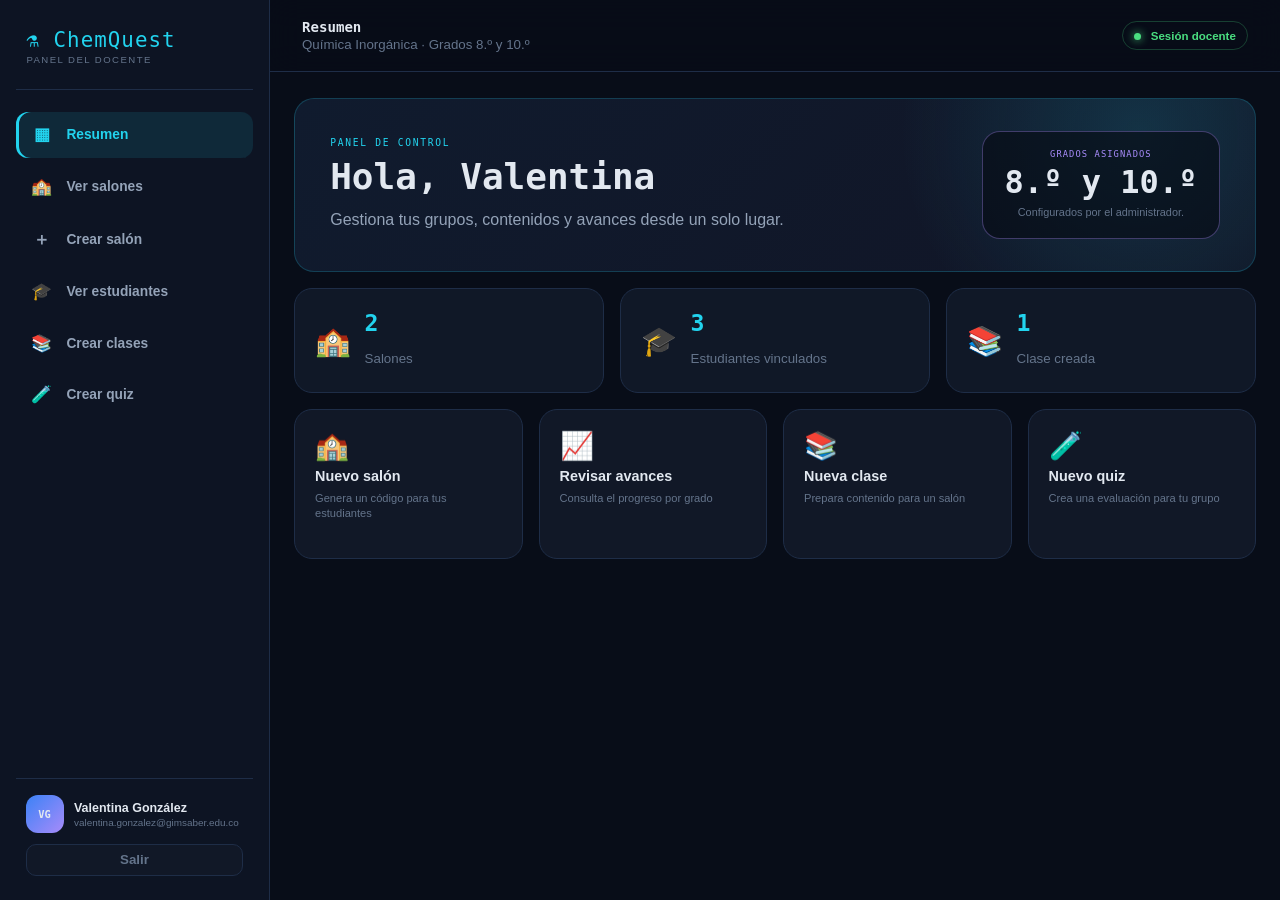
<file: preview-docente.html>
<!doctype html><html lang="es"><head><meta charset="utf-8"><meta name="viewport" content="width=device-width,initial-scale=1"><title>Vista previa · Panel docente</title><link rel="stylesheet" href="assets/css/styles.css?v=3"></head><body>
<main class="teacher-shell" id="teacher-shell">
  <aside class="teacher-sidebar"><div class="teacher-brand"><div class="logo">⚗ ChemQuest</div><div class="logo-sub">Panel del docente</div></div>
    <nav class="teacher-nav"><button class="teacher-nav-btn active" data-show="overview"><span>▦</span> Resumen</button><button class="teacher-nav-btn" data-show="classrooms"><span>🏫</span> Ver salones</button><button class="teacher-nav-btn" data-show="create"><span>＋</span> Crear salón</button><button class="teacher-nav-btn" data-show="students"><span>🎓</span> Ver estudiantes</button><button class="teacher-nav-btn" data-show="classes"><span>📚</span> Crear clases</button><button class="teacher-nav-btn" data-show="quizzes"><span>🧪</span> Crear quiz</button></nav>
    <div class="teacher-sidebar-account"><div class="teacher-account-avatar">VG</div><div><strong>Valentina González</strong><small>valentina.gonzalez@gimsaber.edu.co</small></div><button class="logout-btn">Salir</button></div>
  </aside>
  <div class="teacher-workspace"><header class="teacher-header"><button class="teacher-menu-btn" id="menu">☰</button><div><strong id="title">Resumen</strong><small>Química Inorgánica · Grados 8.º y 10.º</small></div><span class="teacher-live-badge"><i></i> Sesión docente</span></header>
  <div class="teacher-main">
    <section class="teacher-view active" data-panel="overview"><section class="teacher-hero"><div><p class="teacher-eyebrow">PANEL DE CONTROL</p><h1>Hola, Valentina</h1><p>Gestiona tus grupos, contenidos y avances desde un solo lugar.</p></div><div class="teacher-grade-card"><span>GRADOS ASIGNADOS</span><strong>8.º y 10.º</strong><small>Configurados por el administrador.</small></div></section>
      <section class="teacher-stats"><article class="teacher-stat-card"><span>🏫</span><strong>2</strong><small>Salones</small></article><article class="teacher-stat-card"><span>🎓</span><strong>3</strong><small>Estudiantes vinculados</small></article><article class="teacher-stat-card"><span>📚</span><strong>1</strong><small>Clase creada</small></article></section>
      <section class="teacher-quick-grid"><button data-link="create"><span>🏫</span><strong>Nuevo salón</strong><small>Genera un código para tus estudiantes</small></button><button data-link="students"><span>📈</span><strong>Revisar avances</strong><small>Consulta el progreso por grado</small></button><button data-link="classes"><span>📚</span><strong>Nueva clase</strong><small>Prepara contenido para un salón</small></button><button data-link="quizzes"><span>🧪</span><strong>Nuevo quiz</strong><small>Crea una evaluación para tu grupo</small></button></section>
    </section>
    <section class="teacher-view" data-panel="classrooms" hidden><section class="teacher-panel"><div class="teacher-panel-heading"><div><p class="teacher-panel-kicker">MIS SALONES</p><h2>Salones del grado</h2></div><button class="teacher-secondary-btn">Actualizar</button></div><div class="teacher-classroom-list"><article class="teacher-classroom-card"><div class="teacher-classroom-icon">🧫</div><div><strong>8.º 01</strong><small>Grado 8 · 1 estudiante</small></div><div class="classroom-code-wrap"><span>CÓDIGO</span><b>834201</b></div><button class="teacher-secondary-btn" data-link="students">Ver estudiantes</button></article><article class="teacher-classroom-card"><div class="teacher-classroom-icon">⚛</div><div><strong>10.º 01</strong><small>Grado 10 · 2 estudiantes</small></div><div class="classroom-code-wrap"><span>CÓDIGO</span><b>123456</b></div><button class="teacher-secondary-btn" data-link="students">Ver estudiantes</button></article></div></section></section>
    <section class="teacher-view" data-panel="create" hidden><section class="teacher-panel teacher-form-panel"><p class="teacher-panel-kicker">NUEVO SALÓN</p><h2>Crear un salón</h2><p>El código único de 6 dígitos se generará automáticamente.</p><form><label>Nombre del salón</label><input placeholder="Ejemplo: 10.º 03"><label>Grado del salón</label><select><option>8.º</option><option>10.º</option></select><button class="teacher-primary-btn" type="button">Crear salón</button></form></section></section>
    <section class="teacher-view" data-panel="students" hidden><section class="teacher-panel"><div class="teacher-panel-heading"><div><p class="teacher-panel-kicker">SEGUIMIENTO</p><h2>Estudiantes por grado</h2></div><label class="teacher-filter">Grado <select><option>Todos</option><option>8.º</option><option>10.º</option></select></label></div><div class="teacher-student-classrooms"><button class="teacher-student-classroom"><span>8.º</span><div><strong>8.º 01</strong><small>1 estudiante</small></div><b>Lista visible</b></button><button class="teacher-student-classroom"><span>10.º</span><div><strong>10.º 01</strong><small>2 estudiantes</small></div><b>Lista visible</b></button></div></section><section class="teacher-panel teacher-roster-panel"><div class="teacher-panel-heading"><div><p class="teacher-panel-kicker">ESTUDIANTES</p><h2>10.º 01</h2><p>Código 123456</p></div><button class="teacher-secondary-btn">Copiar código</button></div><div class="teacher-roster-list"><article class="teacher-roster-item"><div class="teacher-avatar">C</div><div class="teacher-student-identity"><strong>Camila Torres</strong><small>camila@gimsaber.edu.co</small></div><div class="teacher-progress"><div><span>Avance general</span><b>72%</b></div><div class="teacher-progress-track"><i style="width:72%"></i></div><small>4 de 6 clases completadas</small></div><div class="teacher-roster-date">Activa hoy</div></article><article class="teacher-roster-item"><div class="teacher-avatar">D</div><div class="teacher-student-identity"><strong>Daniel Martínez</strong><small>daniel@gimsaber.edu.co</small></div><div class="teacher-progress"><div><span>Avance general</span><b>45%</b></div><div class="teacher-progress-track"><i style="width:45%"></i></div><small>3 de 6 clases completadas</small></div><div class="teacher-roster-date">Ayer</div></article></div></section></section>
    <section class="teacher-view" data-panel="classes" hidden><section class="teacher-panel teacher-form-panel"><p class="teacher-panel-kicker">CONTENIDO</p><h2>Crear una clase</h2><p>Prepara una clase y asígnala a uno de tus grados.</p><form><label>Título</label><input placeholder="Enlaces químicos"><label>Grado</label><select><option>8.º</option><option>10.º</option></select><label>Descripción</label><textarea rows="5" placeholder="Objetivo y contenido"></textarea><button type="button" class="teacher-primary-btn">Guardar clase</button></form></section></section>
    <section class="teacher-view" data-panel="quizzes" hidden><section class="teacher-panel teacher-form-panel"><p class="teacher-panel-kicker">EVALUACIÓN</p><h2>Crear un quiz</h2><p>Define el nombre, grado y número de preguntas.</p><form id="preview-quiz-form"><label>Nombre del quiz</label><input id="preview-quiz-title" placeholder="Repaso de nomenclatura" required><label>Grado</label><select id="preview-quiz-grade"><option value="8">8.º</option><option value="10">10.º</option></select><label>Número de preguntas</label><input id="preview-quiz-count" type="number" min="1" max="20" value="5"><button type="submit" class="teacher-primary-btn">Crear borrador</button></form></section><div class="teacher-content-list" id="preview-quiz-list"></div><section class="teacher-panel teacher-quiz-editor" id="preview-quiz-editor" hidden><div class="teacher-panel-heading"><div><p class="teacher-panel-kicker">EDITOR DE PREGUNTAS</p><h2 id="preview-editor-title">Quiz</h2><p id="preview-editor-meta"></p></div></div><form id="preview-question-form"><label>Pregunta</label><textarea id="preview-question" rows="3" required></textarea><label>Imagen <small>(opcional)</small></label><div class="teacher-image-paste-zone" id="preview-paste-zone" tabindex="0"><span>🖼️</span><strong>Copia una imagen y presiona Ctrl+V aquí</strong><small>Verás la imagen antes de guardar.</small></div><div class="teacher-image-preview" id="preview-pasted-image" hidden><img id="preview-pasted-image-img" alt="Imagen pegada"><button class="teacher-secondary-btn" id="preview-remove-image" type="button">Quitar imagen</button></div><div class="teacher-options-grid"><label>Opción A<input id="preview-a" required></label><label>Opción B<input id="preview-b" required></label><label>Opción C<input id="preview-c" required></label><label>Opción D<input id="preview-d" required></label></div><label>Respuesta correcta</label><select id="preview-correct"><option value="0">Opción A</option><option value="1">Opción B</option><option value="2">Opción C</option><option value="3">Opción D</option></select><button class="teacher-primary-btn" type="submit">Guardar pregunta</button></form><div class="teacher-question-list" id="preview-question-list"></div></section></section>
  </div></div>
</main><script src="assets/js/preview-teacher.js?v=4"></script></body></html>
</file>
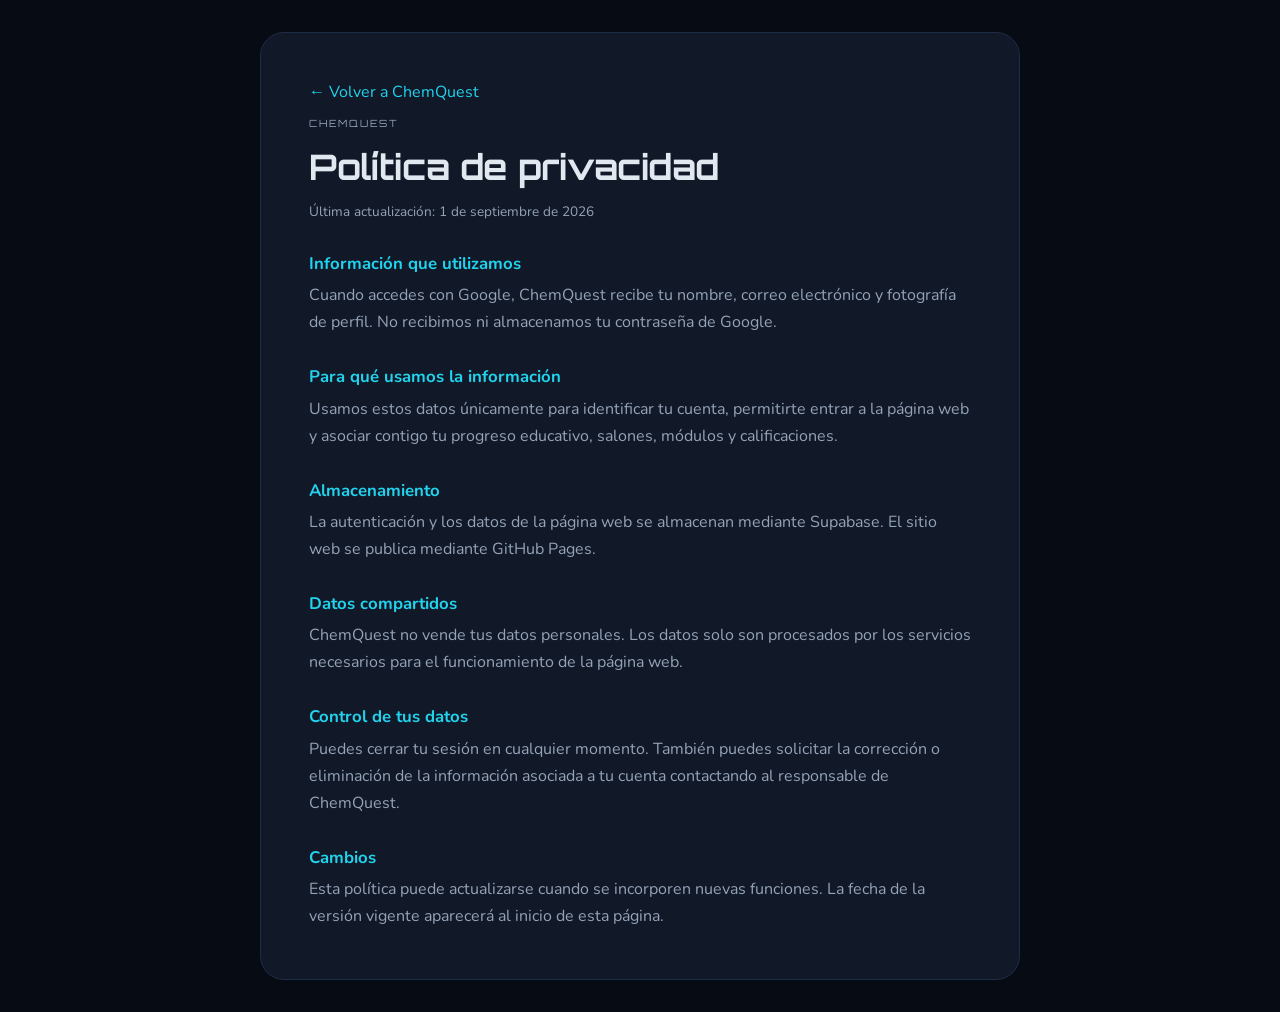
<file: privacy.html>
<!DOCTYPE html>
<html lang="es">
<head>
  <meta charset="UTF-8">
  <meta name="viewport" content="width=device-width, initial-scale=1.0">
  <title>Política de privacidad — ChemQuest</title>
  <link href="https://fonts.googleapis.com/css2?family=Orbitron:wght@400;700&family=Nunito:wght@400;600;700;800&display=swap" rel="stylesheet">
  <link rel="stylesheet" href="assets/css/styles.css?v=2">
</head>
<body class="legal-page">
  <main class="legal-card">
    <a class="legal-back" href="index.html">← Volver a ChemQuest</a>
    <p class="auth-eyebrow">CHEMQUEST</p>
    <h1>Política de privacidad</h1>
    <p class="legal-date">Última actualización: 1 de septiembre de 2026</p>

    <h2>Información que utilizamos</h2>
    <p>Cuando accedes con Google, ChemQuest recibe tu nombre, correo electrónico y fotografía de perfil. No recibimos ni almacenamos tu contraseña de Google.</p>

    <h2>Para qué usamos la información</h2>
    <p>Usamos estos datos únicamente para identificar tu cuenta, permitirte entrar a la página web y asociar contigo tu progreso educativo, salones, módulos y calificaciones.</p>

    <h2>Almacenamiento</h2>
    <p>La autenticación y los datos de la página web se almacenan mediante Supabase. El sitio web se publica mediante GitHub Pages.</p>

    <h2>Datos compartidos</h2>
    <p>ChemQuest no vende tus datos personales. Los datos solo son procesados por los servicios necesarios para el funcionamiento de la página web.</p>

    <h2>Control de tus datos</h2>
    <p>Puedes cerrar tu sesión en cualquier momento. También puedes solicitar la corrección o eliminación de la información asociada a tu cuenta contactando al responsable de ChemQuest.</p>

    <h2>Cambios</h2>
    <p>Esta política puede actualizarse cuando se incorporen nuevas funciones. La fecha de la versión vigente aparecerá al inicio de esta página.</p>
  </main>
</body>
</html>
</file>
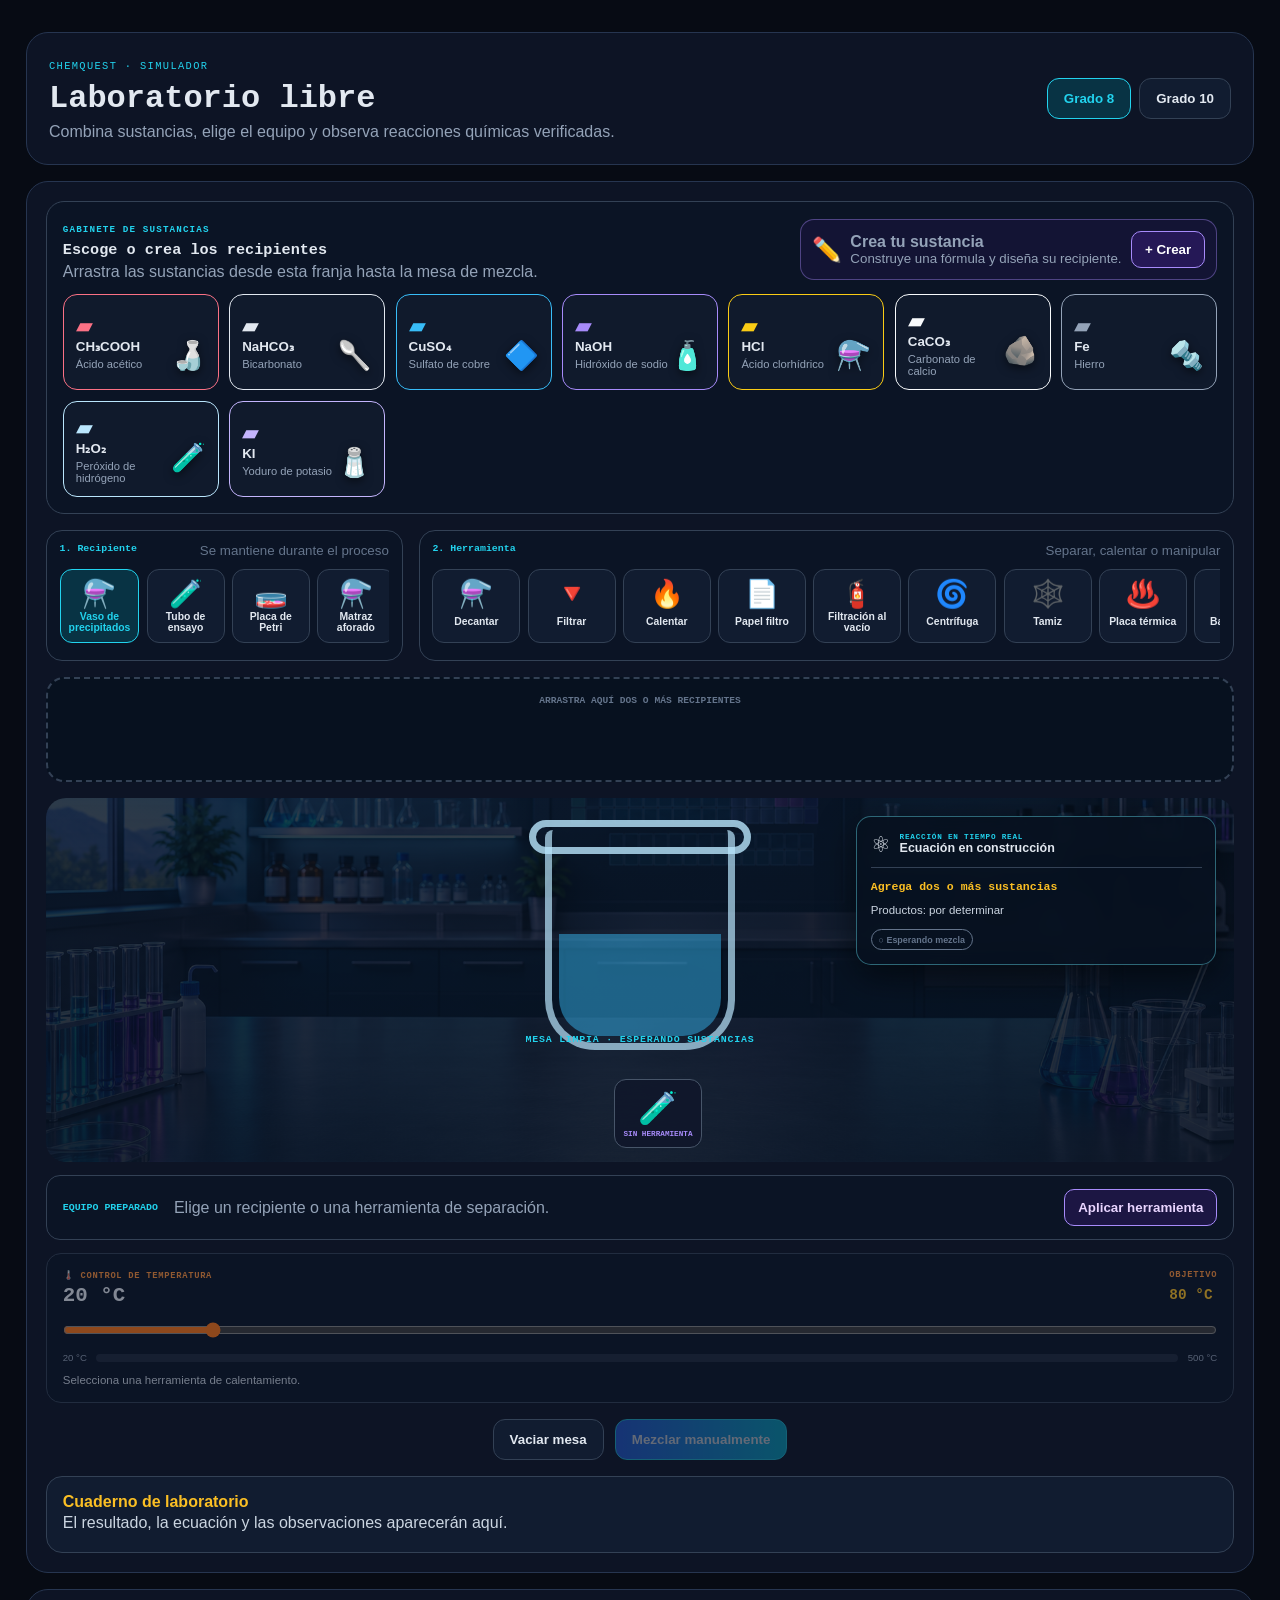
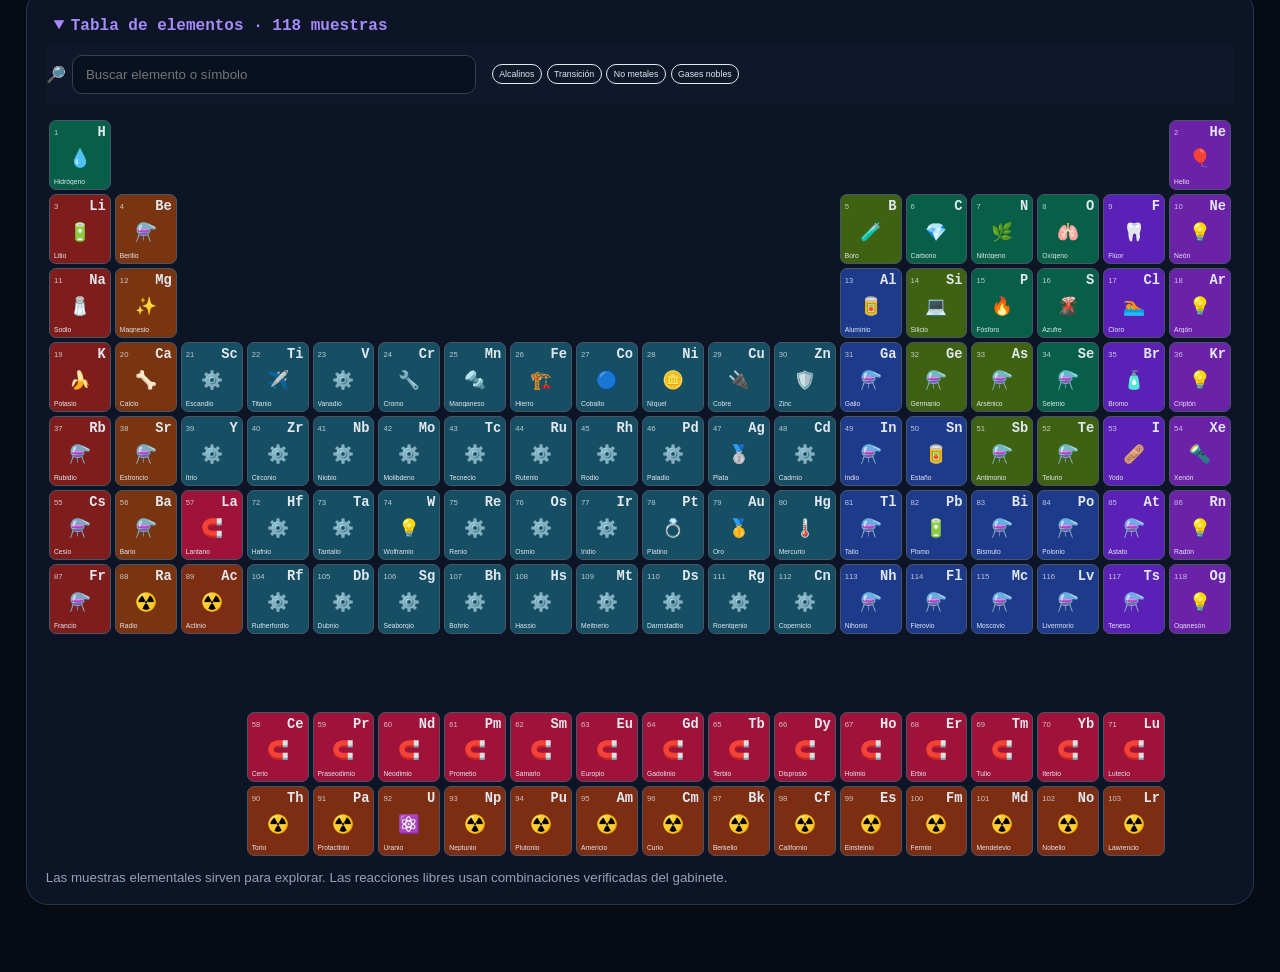
<file: virtual-lab.html>
<!doctype html><html lang="es"><head><meta charset="utf-8"><meta name="viewport" content="width=device-width,initial-scale=1"><title>Laboratorio libre · ChemQuest</title><link rel="stylesheet" href="assets/css/styles.css"><link rel="stylesheet" href="assets/css/virtual-lab.css"><link rel="stylesheet" href="assets/css/periodic-lab.css?v=1"><link rel="stylesheet" href="assets/css/substance-builder.css?v=1"><link rel="stylesheet" href="assets/css/lab-layout.css?v=1"><link rel="stylesheet" href="assets/css/lab-equipment.css?v=1"><link rel="stylesheet" href="assets/css/advanced-equipment.css?v=1"><link rel="stylesheet" href="assets/css/lab-glassware.css?v=2"><link rel="stylesheet" href="assets/css/multi-mix.css?v=1"><link rel="stylesheet" href="assets/css/erlenmeyer-svg.css?v=1"><link rel="stylesheet" href="assets/css/reaction-equation-panel.css?v=1"><link rel="stylesheet" href="assets/css/temperature-control.css?v=1"></head><body><main class="vl-shell"><header class="vl-head"><div><span>CHEMQUEST · SIMULADOR</span><h1>Laboratorio libre</h1><p>Combina sustancias, elige el equipo y observa reacciones químicas verificadas.</p></div><div class="vl-grade"><button class="active" data-grade="8">Grado 8</button><button data-grade="10">Grado 10</button></div></header><section class="vl-layout"><aside class="vl-cabinet"><h2>Gabinete de sustancias</h2><p>Arrastra hasta seis recipientes a la mesa.</p><div id="reagent-shelf" class="vl-shelf"></div><details><summary>Tabla de elementos · 118 muestras</summary><div id="element-shelf" class="element-shelf"></div><small>Las muestras elementales sirven para explorar. Las reacciones libres usan combinaciones verificadas del gabinete.</small></details></aside><section class="vl-workbench"><div class="tool-rack"><button class="active" data-tool="beaker">⚗️<span>Vaso</span></button><button data-tool="tube">🧪<span>Tubo</span></button><button data-tool="petri">🧫<span>Petri</span></button></div><div class="drop-tray" id="drop-tray"><p>ARRASTRA AQUÍ LOS RECIPIENTES</p><div id="loaded-reagents"></div></div><div class="lab-scene" id="lab-scene"><div class="apparatus beaker" id="apparatus"><div class="reaction-liquid"></div><div class="reaction-effect"></div></div><div class="reaction-readout" id="reaction-readout">MESA LIMPIA · ESPERANDO SUSTANCIAS</div></div><div class="vl-actions"><button id="clear-lab">Vaciar mesa</button><button id="mix-lab" disabled>Mezclar manualmente</button></div><article class="reaction-card" id="reaction-card"><strong>Cuaderno de laboratorio</strong><p>El resultado, la ecuación y las observaciones aparecerán aquí.</p></article></section></section></main><script src="assets/js/virtual-lab.js?v=2"></script><script src="assets/js/periodic-lab.js?v=1"></script><script src="assets/js/substance-builder.js?v=1"></script><script src="assets/js/vial-art.js?v=1"></script><script src="assets/js/lab-layout.js?v=1"></script><script src="assets/js/builder-periodic-bridge.js?v=1"></script><script src="assets/js/lab-equipment.js?v=1"></script><script src="assets/js/advanced-equipment.js?v=1"></script><script src="assets/js/lab-glassware.js?v=1"></script><script src="assets/js/multi-mix.js?v=1"></script><script src="assets/js/erlenmeyer-svg.js?v=1"></script><script src="assets/js/reaction-equation-panel.js?v=1"></script><script src="assets/js/temperature-control.js?v=1"></script></body></html>
</file>
<file: assets/css/styles.css>
:root {
  --bg: #070b14;
  --bg2: #0d1220;
  --card: #111827;
  --card2: #162033;
  --border: #1e2d47;
  --border2: #243654;
  --blue: #3b82f6;
  --cyan: #22d3ee;
  --green: #4ade80;
  --yellow: #fbbf24;
  --orange: #fb923c;
  --pink: #f472b6;
  --purple: #a78bfa;
  --red: #f87171;
  --text: #e2e8f0;
  --muted: #64748b;
  --dim: #94a3b8;
  --font-game: 'Orbitron', monospace;
  --font-body: 'Nunito', sans-serif;
}
*{margin:0;padding:0;box-sizing:border-box}
html{scroll-behavior:smooth}
body{
  background:var(--bg);
  color:var(--text);
  font-family:var(--font-body);
  min-height:100vh;
  overflow-x:hidden;
}

/* ── STARFIELD ── */
#stars{position:fixed;inset:0;z-index:0;pointer-events:none}
.star{position:absolute;border-radius:50%;background:white;animation:twinkle var(--d) ease-in-out infinite alternate}
@keyframes twinkle{0%{opacity:.1;transform:scale(1)}100%{opacity:.7;transform:scale(1.4)}}

/* ── PARTICLES ── */
#particles{position:fixed;inset:0;z-index:0;pointer-events:none;overflow:hidden}
.particle{
  position:absolute;
  font-size:1.2rem;
  animation:floatUp 4s ease-out forwards;
  pointer-events:none;
}
@keyframes floatUp{
  0%{opacity:1;transform:translateY(0) scale(1)}
  100%{opacity:0;transform:translateY(-120px) scale(0.5)}
}

/* ── SCREEN SYSTEM ── */
.screen{display:none;position:relative;z-index:1}
.screen.active{display:block}

/* ════════════════════════════════
   HOME SCREEN
════════════════════════════════ */
#screen-home{
  min-height:100vh;
  display:flex;
  flex-direction:column;
}
.home-header{
  background:rgba(13,18,32,0.9);
  backdrop-filter:blur(16px);
  border-bottom:1px solid var(--border);
  padding:1rem 2rem;
  display:flex;
  align-items:center;
  justify-content:space-between;
  gap:1rem;
  flex-wrap:wrap;
}
.logo{
  font-family:var(--font-game);
  font-size:1.3rem;
  color:var(--cyan);
  letter-spacing:.05em;
  display:flex;align-items:center;gap:.5rem;
}
.logo-sub{font-size:.6rem;color:var(--muted);letter-spacing:.15em;text-transform:uppercase;margin-top:.1rem}

.stats-bar{display:flex;gap:.75rem;flex-wrap:wrap;align-items:center}
.stat-chip{
  display:flex;align-items:center;gap:.4rem;
  background:var(--card);
  border:1px solid var(--border);
  border-radius:20px;
  padding:.35rem .85rem;
  font-size:.8rem;font-weight:700;
  transition:all .2s;
}
.stat-chip .icon{font-size:1rem}
.stat-chip.xp .icon{color:var(--yellow)}
.stat-chip.streak .icon{color:var(--orange)}
.stat-chip.level .icon{color:var(--cyan)}

.home-body{flex:1;display:flex;flex-direction:column;align-items:center;padding:2rem;max-width:900px;margin:0 auto;width:100%}

/* Grade selector */
.grade-selector{
  display:flex;gap:1rem;margin:2rem 0;
}
.grade-btn{
  flex:1;max-width:220px;
  background:var(--card);
  border:2px solid var(--border);
  border-radius:20px;
  padding:1.5rem;
  cursor:pointer;
  transition:all .3s;
  text-align:center;
  font-family:var(--font-body);
  position:relative;overflow:hidden;
}
.grade-btn::before{
  content:'';
  position:absolute;inset:0;
  background:var(--gb-color);
  opacity:0;
  transition:opacity .3s;
}
.grade-btn:hover::before,.grade-btn.active::before{opacity:.08}
.grade-btn.active{border-color:var(--gb-color);box-shadow:0 0 30px rgba(0,0,0,.5),inset 0 0 30px var(--gb-color-alpha)}
.grade-btn .gb-icon{font-size:2.5rem;margin-bottom:.5rem}
.grade-btn .gb-label{font-family:var(--font-game);font-size:.75rem;color:var(--gb-color);letter-spacing:.1em}
.grade-btn .gb-title{font-size:1rem;font-weight:800;margin:.3rem 0}
.grade-btn .gb-sub{font-size:.75rem;color:var(--muted)}

/* Day map */
.map-title{
  font-family:var(--font-game);
  font-size:.7rem;
  letter-spacing:.2em;
  color:var(--muted);
  text-transform:uppercase;
  margin:2rem 0 1.25rem;
  align-self:flex-start;
}
.days-map{
  display:grid;
  grid-template-columns:repeat(auto-fill, minmax(130px,1fr));
  gap:1rem;
  width:100%;
}
.day-node{
  background:var(--card);
  border:1.5px solid var(--border);
  border-radius:18px;
  padding:1.25rem 1rem;
  cursor:pointer;
  transition:all .3s;
  text-align:center;
  position:relative;
  overflow:hidden;
  color:var(--text);
  font-family:var(--font-body);
  width:100%;
}
.day-node:focus-visible,.pt-cell:focus-visible{outline:2px solid var(--cyan);outline-offset:3px}
.day-node::after{
  content:'';
  position:absolute;bottom:0;left:0;right:0;
  height:3px;
  background:var(--node-color);
  transform:scaleX(0);
  transition:transform .3s;
}
.day-node:hover::after,.day-node.completed::after{transform:scaleX(1)}
.day-node.locked{opacity:.4;cursor:not-allowed;filter:grayscale(1)}
.day-node.completed{border-color:var(--node-color);background:rgba(0,0,0,.1)}
.day-node.today{border-color:var(--cyan);animation:todayPulse 2s ease-in-out infinite}
@keyframes todayPulse{
  0%,100%{box-shadow:0 0 0 0 rgba(34,211,238,.3)}
  50%{box-shadow:0 0 0 8px rgba(34,211,238,0)}
}
.node-day{font-family:var(--font-game);font-size:.6rem;color:var(--muted);letter-spacing:.1em;text-transform:uppercase}
.node-icon{font-size:1.8rem;margin:.4rem 0}
.node-title{font-size:.8rem;font-weight:800;line-height:1.3}
.node-stars{font-size:.9rem;letter-spacing:.1rem;margin-top:.4rem;height:1.1rem}
.node-badge{
  position:absolute;top:.5rem;right:.5rem;
  background:var(--green);
  color:#000;
  font-size:.6rem;font-weight:800;
  border-radius:10px;padding:.15rem .4rem;
  font-family:var(--font-game);
}
/* incomplete node — done but < 3 stars */
.day-node.incomplete{
  border-color:rgba(251,146,60,.5)!important;
}
.day-node.incomplete::before{
  content:'';
  position:absolute;inset:0;
  background:repeating-linear-gradient(
    -45deg,
    transparent,transparent 6px,
    rgba(251,146,60,.04) 6px,rgba(251,146,60,.04) 12px
  );
  border-radius:18px;
  pointer-events:none;
}
.node-badge.incomplete-badge{
  background:var(--orange);
  color:#000;
}
/* XP penalty chip on results */
.xp-penalty-box{
  background:rgba(248,113,113,.08);
  border:1px solid rgba(248,113,113,.3);
  border-radius:14px;
  padding:1rem 1.25rem;
  margin:1rem 0;
  display:flex;align-items:flex-start;gap:.75rem;
  text-align:left;
}
.xp-penalty-icon{font-size:1.6rem}
.xp-penalty-title{font-family:var(--font-game);font-size:.7rem;color:var(--red);letter-spacing:.1em;margin-bottom:.3rem}
.xp-penalty-text{font-size:.82rem;color:var(--dim);line-height:1.6}
.xp-penalty-num{font-family:var(--font-game);font-size:1.1rem;color:var(--red);font-weight:900}
/* recovery banner */
.recovery-box{
  background:rgba(74,222,128,.07);
  border:1px solid rgba(74,222,128,.25);
  border-radius:14px;
  padding:1rem 1.25rem;
  margin:1rem 0;
  display:flex;align-items:flex-start;gap:.75rem;
  text-align:left;
}
.recovery-title{font-family:var(--font-game);font-size:.7rem;color:var(--green);letter-spacing:.1em;margin-bottom:.3rem}
.recovery-text{font-size:.82rem;color:var(--dim);line-height:1.6}
.recovery-num{font-family:var(--font-game);font-size:1rem;color:var(--green);font-weight:900}
/* stars breakdown row */
.stars-breakdown{
  display:flex;justify-content:center;gap:.5rem;margin:.75rem 0;flex-wrap:wrap;
}
.star-item{
  background:var(--bg2);border:1px solid var(--border);
  border-radius:10px;padding:.4rem .8rem;
  font-size:.75rem;color:var(--muted);
  display:flex;align-items:center;gap:.4rem;
}
.star-item.earned{color:var(--yellow);border-color:rgba(251,191,36,.3)}

/* XP bar */
.xp-bar-wrap{
  width:100%;
  background:var(--card);
  border:1px solid var(--border);
  border-radius:50px;
  padding:.5rem 1.25rem;
  display:flex;align-items:center;gap:1rem;
  margin-top:2rem;
}
.xp-bar-track{
  flex:1;height:10px;
  background:var(--bg2);
  border-radius:10px;overflow:hidden;
}
.xp-bar-fill{
  height:100%;
  background:linear-gradient(90deg,var(--blue),var(--cyan));
  border-radius:10px;
  transition:width 1s cubic-bezier(.4,0,.2,1);
  position:relative;overflow:hidden;
}
.xp-bar-fill::after{
  content:'';
  position:absolute;inset:0;
  background:linear-gradient(90deg,transparent,rgba(255,255,255,.3),transparent);
  animation:shimmer 2s infinite;
}
@keyframes shimmer{0%{transform:translateX(-100%)}100%{transform:translateX(100%)}}
.xp-bar-label{font-size:.75rem;font-weight:800;color:var(--yellow);font-family:var(--font-game);white-space:nowrap}

/* Achievements strip */
.ach-strip{
  display:flex;gap:.75rem;flex-wrap:wrap;margin-top:1.5rem;width:100%;
}
.ach-badge{
  background:var(--card);
  border:1px solid var(--border);
  border-radius:14px;
  padding:.6rem .9rem;
  display:flex;align-items:center;gap:.5rem;
  font-size:.78rem;font-weight:700;
  transition:all .2s;
}
.ach-badge.unlocked{border-color:var(--yellow);color:var(--yellow)}
.ach-badge.locked{opacity:.3;filter:grayscale(1)}
.ach-badge .ai{font-size:1.1rem}

/* ════════════════════════════════
   LESSON SCREEN
════════════════════════════════ */
#screen-lesson{min-height:100vh;padding:0}
.lesson-topbar{
  background:rgba(13,18,32,0.95);
  backdrop-filter:blur(20px);
  border-bottom:1px solid var(--border);
  padding:.75rem 2rem;
  display:flex;align-items:center;gap:1rem;
  position:sticky;top:0;z-index:50;
}
.back-btn{
  background:var(--card);
  border:1px solid var(--border);
  border-radius:10px;
  color:var(--dim);
  font-size:.85rem;
  padding:.4rem .9rem;
  cursor:pointer;
  font-family:var(--font-body);
  transition:all .2s;
}
.back-btn:hover{color:var(--text);border-color:var(--dim)}
.lesson-progress-wrap{flex:1}
.lesson-progress-label{font-family:var(--font-game);font-size:.6rem;color:var(--muted);letter-spacing:.1em;margin-bottom:.3rem}
.lesson-prog-track{height:8px;background:var(--card2);border-radius:8px;overflow:hidden}
.lesson-prog-fill{height:100%;border-radius:8px;background:linear-gradient(90deg,var(--cyan),var(--blue));transition:width .5s ease}
.lesson-hearts{display:flex;gap:.2rem;font-size:1.1rem}

.lesson-content{
  max-width:720px;
  margin:0 auto;
  padding:2rem;
}

/* SLIDE card */
.slide-card{
  background:var(--card);
  border:1px solid var(--border);
  border-radius:24px;
  padding:2rem;
  animation:slideIn .4s cubic-bezier(.4,0,.2,1);
}
@keyframes slideIn{
  from{opacity:0;transform:translateX(30px)}
  to{opacity:1;transform:translateX(0)}
}
.slide-eyebrow{
  font-family:var(--font-game);
  font-size:.6rem;letter-spacing:.2em;
  color:var(--cyan);text-transform:uppercase;margin-bottom:1rem;
}
.slide-title{
  font-family:var(--font-game);
  font-size:1.4rem;font-weight:700;
  margin-bottom:1.25rem;
  line-height:1.3;
}
.slide-visual{
  background:var(--bg2);
  border:1px solid var(--border);
  border-radius:16px;
  padding:1.5rem;
  margin:1.25rem 0;
  display:flex;align-items:center;justify-content:center;
  min-height:120px;
  font-size:3rem;
  flex-wrap:wrap;gap:1rem;
}
.slide-text{
  font-size:1.05rem;
  line-height:1.8;
  color:var(--dim);
}
.slide-text strong{color:var(--text);}
.highlight-box{
  background:linear-gradient(135deg,rgba(34,211,238,.05),rgba(59,130,246,.05));
  border:1px solid rgba(34,211,238,.2);
  border-radius:14px;
  padding:1rem 1.25rem;
  margin:1.25rem 0;
  font-size:.92rem;
  color:var(--dim);
  line-height:1.7;
}
.highlight-box .hb-icon{font-size:1.2rem;margin-right:.5rem}
.formula-row{
  display:flex;flex-wrap:wrap;gap:.6rem;margin:1rem 0;
}
.f-chip{
  background:var(--bg);
  border:1px solid var(--border2);
  border-radius:10px;
  padding:.4rem .9rem;
  font-family:var(--font-game);
  font-size:.8rem;
  color:var(--cyan);
  transition:all .2s;
}
.f-chip:hover{border-color:var(--cyan);box-shadow:0 0 10px rgba(34,211,238,.2)}

/* NEXT button */
.next-btn{
  width:100%;
  padding:1rem;
  background:linear-gradient(135deg,var(--blue),var(--cyan));
  border:none;border-radius:16px;
  color:white;font-family:var(--font-game);font-size:.85rem;font-weight:700;
  cursor:pointer;margin-top:1.5rem;
  letter-spacing:.1em;
  transition:all .3s;
  position:relative;overflow:hidden;
}
.next-btn::before{
  content:'';position:absolute;inset:0;
  background:linear-gradient(135deg,rgba(255,255,255,.1),transparent);
  opacity:0;transition:opacity .2s;
}
.next-btn:hover{transform:translateY(-2px);box-shadow:0 8px 30px rgba(59,130,246,.4)}
.next-btn:hover::before{opacity:1}
.next-btn:active{transform:translateY(0)}

/* ════════════════════════════════
   QUIZ SCREEN
════════════════════════════════ */
#screen-quiz{min-height:100vh;padding:0}
.quiz-topbar{
  background:rgba(13,18,32,0.95);
  backdrop-filter:blur(20px);
  border-bottom:1px solid var(--border);
  padding:.75rem 2rem;
  display:flex;align-items:center;justify-content:space-between;
  gap:1rem;
  position:sticky;top:0;z-index:50;
}
.quiz-counter{
  font-family:var(--font-game);
  font-size:.75rem;color:var(--muted);letter-spacing:.1em;
}
.quiz-hearts-bar{display:flex;gap:.2rem;font-size:1.3rem}
.timer-ring{
  position:relative;width:44px;height:44px;
}
.timer-ring svg{transform:rotate(-90deg)}
.timer-ring circle{
  fill:none;stroke-width:4;
  stroke-linecap:round;
  transition:stroke-dashoffset .1s linear;
}
.timer-ring .bg{stroke:var(--border2)}
.timer-ring .fg{stroke:var(--cyan);stroke-dasharray:113;stroke-dashoffset:0}
.timer-ring .num{
  position:absolute;inset:0;
  display:flex;align-items:center;justify-content:center;
  font-family:var(--font-game);font-size:.7rem;font-weight:700;
  color:var(--cyan);
}

.quiz-body{max-width:680px;margin:0 auto;padding:2rem}

.question-card{
  background:var(--card);
  border:1px solid var(--border);
  border-radius:24px;
  padding:2rem;
  animation:slideIn .35s ease;
}
.q-number{
  font-family:var(--font-game);
  font-size:.6rem;letter-spacing:.2em;
  color:var(--purple);text-transform:uppercase;margin-bottom:.75rem;
}
.q-text{
  font-size:1.15rem;font-weight:800;
  line-height:1.5;margin-bottom:1.75rem;
}
.q-visual{
  background:var(--bg2);
  border:1px solid var(--border);
  border-radius:14px;
  padding:1rem;
  margin-bottom:1.5rem;
  font-family:var(--font-game);
  font-size:1rem;
  text-align:center;
  color:var(--cyan);
}
.options-grid{display:grid;grid-template-columns:1fr 1fr;gap:.75rem}
.opt-btn{
  background:var(--card2);
  border:1.5px solid var(--border);
  border-radius:16px;
  padding:1rem 1.25rem;
  text-align:left;
  font-family:var(--font-body);
  font-size:.9rem;font-weight:700;
  color:var(--dim);
  cursor:pointer;
  transition:all .25s;
  display:flex;align-items:center;gap:.75rem;
  position:relative;overflow:hidden;
}
.opt-btn::before{
  content:'';position:absolute;inset:0;
  background:var(--opt-hover,rgba(59,130,246,.05));
  opacity:0;transition:opacity .2s;
}
.opt-btn:hover:not(:disabled)::before{opacity:1}
.opt-btn:hover:not(:disabled){border-color:var(--blue);color:var(--text);transform:translateY(-1px)}
.opt-letter{
  width:28px;height:28px;min-width:28px;
  border-radius:8px;
  background:var(--bg);
  border:1px solid var(--border);
  display:flex;align-items:center;justify-content:center;
  font-family:var(--font-game);font-size:.65rem;font-weight:700;
  transition:all .2s;
}
.opt-btn.correct{border-color:var(--green)!important;background:rgba(74,222,128,.08)!important;color:var(--green)!important}
.opt-btn.correct .opt-letter{background:var(--green);color:#000;border-color:var(--green)}
.opt-btn.wrong{border-color:var(--red)!important;background:rgba(248,113,113,.08)!important;color:var(--red)!important}
.opt-btn.wrong .opt-letter{background:var(--red);color:#000;border-color:var(--red)}
.opt-btn:disabled{cursor:not-allowed}

.feedback-bar{
  margin-top:1rem;
  padding:1rem 1.25rem;
  border-radius:14px;
  font-size:.9rem;font-weight:700;
  display:none;
  animation:fadeUp .3s ease;
}
.feedback-bar.show{display:block}
.feedback-bar.ok{background:rgba(74,222,128,.1);color:var(--green);border:1px solid rgba(74,222,128,.3)}
.feedback-bar.bad{background:rgba(248,113,113,.1);color:var(--red);border:1px solid rgba(248,113,113,.3)}

@keyframes fadeUp{from{opacity:0;transform:translateY(8px)}to{opacity:1;transform:translateY(0)}}

.continue-btn{
  width:100%;margin-top:1.25rem;
  padding:.9rem;
  background:linear-gradient(135deg,var(--blue),var(--purple));
  border:none;border-radius:14px;
  color:white;font-family:var(--font-game);font-size:.8rem;font-weight:700;
  cursor:pointer;letter-spacing:.1em;
  transition:all .3s;display:none;
}
.continue-btn.show{display:block;animation:fadeUp .3s ease}
.continue-btn:hover{transform:translateY(-2px);box-shadow:0 6px 25px rgba(139,92,250,.4)}

/* ════════════════════════════════
   RESULTS SCREEN
════════════════════════════════ */
#screen-results{
  min-height:100vh;
  display:flex;align-items:center;justify-content:center;
  padding:2rem;
}
.results-card{
  background:var(--card);
  border:1px solid var(--border);
  border-radius:28px;
  padding:2.5rem;
  max-width:560px;width:100%;
  text-align:center;
  animation:popIn .5s cubic-bezier(.34,1.56,.64,1);
}
@keyframes popIn{from{opacity:0;transform:scale(.85)}to{opacity:1;transform:scale(1)}}
.result-trophy{font-size:4.5rem;margin-bottom:1rem;animation:bounce 1s ease .3s both}
@keyframes bounce{0%{transform:scale(0) rotate(-20deg)}60%{transform:scale(1.15) rotate(5deg)}100%{transform:scale(1) rotate(0)}}
.result-grade{
  font-family:var(--font-game);
  font-size:.7rem;letter-spacing:.2em;
  color:var(--muted);text-transform:uppercase;margin-bottom:.5rem;
}
.result-title{
  font-family:var(--font-game);
  font-size:1.8rem;margin-bottom:.5rem;
  background:linear-gradient(135deg,var(--yellow),var(--orange));
  -webkit-background-clip:text;-webkit-text-fill-color:transparent;background-clip:text;
}
.result-subtitle{color:var(--dim);font-size:.95rem;margin-bottom:2rem}
.score-display{
  display:flex;justify-content:center;gap:1.5rem;margin:1.5rem 0;flex-wrap:wrap;
}
.score-item{
  background:var(--bg2);
  border:1px solid var(--border);
  border-radius:16px;
  padding:1rem 1.5rem;
  min-width:100px;
}
.score-val{font-family:var(--font-game);font-size:2rem;font-weight:900}
.score-val.xp{color:var(--yellow)}
.score-val.hits{color:var(--green)}
.score-val.time{color:var(--cyan)}
.score-lbl{font-size:.7rem;color:var(--muted);margin-top:.2rem;text-transform:uppercase;letter-spacing:.1em}
.stars-display{font-size:2.5rem;letter-spacing:.2rem;margin:1rem 0}
.q-review{
  text-align:left;margin:1.5rem 0;
  display:flex;flex-direction:column;gap:.5rem;
}
.q-review-item{
  display:flex;align-items:center;gap:.75rem;
  background:var(--bg2);border:1px solid var(--border);border-radius:12px;
  padding:.65rem 1rem;font-size:.82rem;
}
.q-review-item.correct{border-color:rgba(74,222,128,.3)}
.q-review-item.wrong{border-color:rgba(248,113,113,.3)}
.q-review-dot{width:10px;height:10px;border-radius:50%;min-width:10px}
.q-review-item.correct .q-review-dot{background:var(--green)}
.q-review-item.wrong .q-review-dot{background:var(--red)}
.q-review-text{flex:1;color:var(--dim)}
.q-review-mark{font-size:1rem}

.history-title{
  font-family:var(--font-game);
  font-size:.65rem;letter-spacing:.15em;
  color:var(--muted);text-transform:uppercase;
  margin:1.5rem 0 .75rem;text-align:left;
}
.history-list{
  display:flex;flex-direction:column;gap:.4rem;
}
.history-item{
  display:flex;align-items:center;gap:.75rem;
  background:var(--bg2);
  border:1px solid var(--border);
  border-radius:10px;
  padding:.5rem .9rem;
  font-size:.78rem;
  color:var(--muted);
}
.history-date{font-family:var(--font-game);font-size:.6rem}
.history-stars{letter-spacing:.05rem}
.history-xp{color:var(--yellow);font-weight:700;margin-left:auto}

.action-btns{display:flex;gap:.75rem;margin-top:1.5rem;flex-wrap:wrap}
.action-btn{
  flex:1;min-width:130px;
  padding:.85rem;
  border:none;border-radius:14px;
  font-family:var(--font-game);font-size:.72rem;font-weight:700;
  cursor:pointer;letter-spacing:.08em;
  transition:all .25s;
}
.action-btn.primary{
  background:linear-gradient(135deg,var(--blue),var(--cyan));
  color:white;
}
.action-btn.primary:hover{transform:translateY(-2px);box-shadow:0 6px 25px rgba(34,211,238,.3)}
.action-btn.secondary{
  background:var(--card2);
  border:1px solid var(--border);
  color:var(--dim);
}
.action-btn.secondary:hover{border-color:var(--dim);color:var(--text)}

@keyframes glowPulse{
  0%,100%{box-shadow:0 0 10px rgba(74,222,128,.4)}
  50%{box-shadow:0 0 28px rgba(74,222,128,.8),0 0 50px rgba(34,211,238,.3)}
}

/* ── TOAST ── */
.toast{
  position:fixed;bottom:2rem;left:50%;transform:translateX(-50%) translateY(20px);
  background:var(--card);
  border:1px solid var(--border);
  border-radius:14px;
  padding:.75rem 1.5rem;
  font-size:.88rem;font-weight:700;
  z-index:999;
  opacity:0;transition:all .3s;
  pointer-events:none;
  white-space:nowrap;
  display:flex;align-items:center;gap:.5rem;
}
.toast.show{opacity:1;transform:translateX(-50%) translateY(0)}

/* ── LEVEL UP OVERLAY ── */
.levelup-overlay{
  position:fixed;inset:0;
  background:rgba(0,0,0,.85);
  z-index:500;
  display:none;
  align-items:center;justify-content:center;
  flex-direction:column;gap:1rem;
  animation:fadeIn .3s ease;
}
.levelup-overlay.show{display:flex}
@keyframes fadeIn{from{opacity:0}to{opacity:1}}
.levelup-text{
  font-family:var(--font-game);
  font-size:3rem;font-weight:900;
  background:linear-gradient(135deg,var(--yellow),var(--orange));
  -webkit-background-clip:text;-webkit-text-fill-color:transparent;background-clip:text;
  animation:levelBounce .6s cubic-bezier(.34,1.56,.64,1) .2s both;
}
@keyframes levelBounce{from{opacity:0;transform:scale(.5)}to{opacity:1;transform:scale(1)}}
.levelup-sub{color:var(--dim);font-size:1rem;font-family:var(--font-game);letter-spacing:.1em}
.levelup-close{
  background:var(--card);border:1px solid var(--border);
  border-radius:12px;padding:.6rem 1.5rem;
  color:var(--text);font-family:var(--font-game);font-size:.7rem;
  cursor:pointer;margin-top:1rem;
  transition:all .2s;
}
.levelup-close:hover{border-color:var(--yellow)}

/* ── SLIDE IMAGE ── */
.slide-img-wrap{
  border-radius:16px;overflow:hidden;
  border:1px solid var(--border);
  margin:1.25rem 0;background:var(--bg2);
}
.slide-img-wrap svg{width:100%;height:auto;display:block}
.slide-img-caption{
  font-size:.72rem;color:var(--muted);
  text-align:center;padding:.5rem;
  font-family:var(--font-game);letter-spacing:.08em;
  border-top:1px solid var(--border);
}

/* ── PERIODIC TABLE ── */
.pt-screen{max-width:1100px;margin:0 auto;padding:1.5rem}
.pt-title{font-family:var(--font-game);font-size:.65rem;letter-spacing:.2em;color:var(--cyan);text-transform:uppercase;margin-bottom:1rem}
.pt-legend{display:flex;flex-wrap:wrap;gap:.5rem;margin-bottom:1rem}
.pt-leg-item{display:flex;align-items:center;gap:.35rem;font-size:.7rem;color:var(--dim)}
.pt-leg-dot{width:10px;height:10px;border-radius:3px}
.pt-grid{display:grid;grid-template-columns:repeat(18,1fr);gap:2px;margin-bottom:1.5rem}
.pt-cell{
  aspect-ratio:1;border-radius:5px;border:1px solid transparent;
  cursor:pointer;transition:all .18s;
  display:flex;flex-direction:column;align-items:center;justify-content:center;
  position:relative;min-width:0;
  padding:0;font-family:var(--font-body);color:var(--text);
}
.pt-cell:hover:not(.empty){transform:scale(1.25);z-index:10;box-shadow:0 4px 20px rgba(0,0,0,.6)}
.pt-cell.empty{background:transparent!important;border-color:transparent!important;cursor:default}
.pt-cell .pt-num{font-size:.45rem;color:rgba(255,255,255,.4);line-height:1;font-family:var(--font-game)}
.pt-cell .pt-sym{font-family:var(--font-game);font-weight:700;line-height:1;font-size:clamp(.45rem,.9vw,.8rem)}
.pt-cell .pt-name{font-size:.3rem;color:rgba(255,255,255,.5);line-height:1;overflow:hidden;text-overflow:ellipsis;white-space:nowrap;max-width:100%}
.pt-cell.selected{outline:2px solid var(--yellow);transform:scale(1.2);z-index:10}
.pt-cell.challenge-target{animation:targetPulse 1.2s ease-in-out infinite}
@keyframes targetPulse{0%,100%{box-shadow:0 0 0 0 rgba(251,191,36,.6)}50%{box-shadow:0 0 0 6px rgba(251,191,36,0)}}
.pt-cell.correct-pick{outline:2.5px solid var(--green)!important;animation:none}
.pt-cell.wrong-pick{outline:2.5px solid var(--red)!important;animation:none}
.elem-panel{
  background:var(--card2);border:1px solid var(--border2);border-radius:18px;
  padding:1.25rem 1.5rem;display:grid;grid-template-columns:auto 1fr;
  gap:1.25rem;align-items:start;margin-top:1rem;animation:fadeUp .3s ease;
}
.elem-big{width:80px;height:80px;border-radius:14px;display:flex;flex-direction:column;align-items:center;justify-content:center;gap:.1rem}
.elem-big .num{font-family:var(--font-game);font-size:.65rem;color:rgba(255,255,255,.6)}
.elem-big .sym{font-family:var(--font-game);font-size:2rem;font-weight:900;line-height:1}
.elem-big .nm{font-size:.6rem;color:rgba(255,255,255,.7);font-weight:700}
.elem-big .mass{font-size:.55rem;color:rgba(255,255,255,.5)}
.elem-info-grid{display:grid;grid-template-columns:repeat(auto-fill,minmax(140px,1fr));gap:.6rem}
.elem-info-item{background:var(--bg);border:1px solid var(--border);border-radius:10px;padding:.5rem .75rem}
.elem-info-label{font-family:var(--font-game);font-size:.55rem;color:var(--muted);letter-spacing:.1em;text-transform:uppercase}
.elem-info-val{font-size:.88rem;font-weight:700;color:var(--text);margin-top:.2rem}
.pt-challenge{
  background:linear-gradient(135deg,rgba(139,92,246,.07),rgba(59,130,246,.07));
  border:1px solid rgba(139,92,246,.3);border-radius:18px;padding:1.25rem 1.5rem;margin-top:1rem;
}
.pt-challenge-title{font-family:var(--font-game);font-size:.65rem;letter-spacing:.15em;color:var(--purple);text-transform:uppercase;margin-bottom:.75rem}
.config-display{
  background:var(--bg);border:1px solid var(--border2);border-radius:12px;
  padding:.75rem 1.1rem;font-family:var(--font-game);font-size:.95rem;
  color:var(--cyan);letter-spacing:.05em;margin-bottom:1rem;text-align:center;font-weight:700;
}
.challenge-inputs{display:grid;grid-template-columns:repeat(3,1fr);gap:.75rem;margin-bottom:1rem}
.ch-input-wrap{display:flex;flex-direction:column;gap:.3rem}
.ch-input-label{font-family:var(--font-game);font-size:.55rem;color:var(--muted);letter-spacing:.1em;text-transform:uppercase}
.ch-select{
  background:var(--card);border:1.5px solid var(--border2);border-radius:10px;
  padding:.5rem .7rem;color:var(--text);font-family:var(--font-body);font-size:.82rem;
  font-weight:700;outline:none;cursor:pointer;width:100%;transition:border-color .2s;
}
.ch-select:focus{border-color:var(--purple)}
.ch-select.ok{border-color:var(--green)!important;color:var(--green)}
.ch-select.bad{border-color:var(--red)!important;color:var(--red)}
.ch-check-btn{
  grid-column:1/-1;padding:.7rem;border:none;border-radius:12px;
  background:linear-gradient(135deg,var(--purple),var(--blue));
  color:white;font-family:var(--font-game);font-size:.7rem;font-weight:700;
  letter-spacing:.1em;cursor:pointer;transition:all .25s;
}
.ch-check-btn:hover{transform:translateY(-2px);box-shadow:0 5px 20px rgba(139,92,246,.4)}
.ch-result{border-radius:12px;padding:.75rem 1rem;font-size:.82rem;font-weight:700;margin-top:.5rem;display:none;animation:fadeUp .3s ease}
.ch-result.show{display:block}
.ch-result.ok{background:rgba(74,222,128,.1);color:var(--green);border:1px solid rgba(74,222,128,.3)}
.ch-result.bad{background:rgba(248,113,113,.1);color:var(--red);border:1px solid rgba(248,113,113,.3)}
.pt-score-bar{display:flex;align-items:center;gap:.75rem;background:var(--card);border:1px solid var(--border);border-radius:12px;padding:.6rem 1rem;margin-top:.75rem;font-size:.8rem;font-weight:700}
.pt-score-val{font-family:var(--font-game);font-size:1.2rem;color:var(--yellow)}

/* ── AUTENTICACIÓN ── */
.auth-screen{
  min-height:100vh;padding:2rem;display:grid;place-items:center;position:relative;z-index:20;
  background:
    radial-gradient(circle at 20% 20%,rgba(34,211,238,.12),transparent 35%),
    radial-gradient(circle at 80% 75%,rgba(139,92,246,.14),transparent 38%),
    var(--bg);
}
.auth-screen[hidden]{display:none}
.auth-card{
  width:min(100%,460px);padding:2.5rem;border:1px solid var(--border);border-radius:24px;
  background:rgba(15,23,42,.94);box-shadow:0 24px 80px rgba(0,0,0,.45);text-align:center;
}
.auth-logo{font-size:4rem;filter:drop-shadow(0 0 18px rgba(34,211,238,.45))}
.auth-eyebrow{margin:.75rem 0;color:var(--cyan);font-family:var(--font-game);font-size:.62rem;letter-spacing:.18em}
.auth-card h1{margin:.4rem 0 .8rem;font-family:var(--font-game);font-size:clamp(1.35rem,5vw,2rem)}
.auth-description{margin:0 auto 1.7rem;max-width:360px;color:var(--muted);line-height:1.65}
.google-login-btn{
  width:100%;padding:.9rem 1rem;border:1px solid #d1d5db;border-radius:12px;background:#fff;color:#172033;
  font-family:var(--font-body);font-size:1rem;font-weight:800;cursor:pointer;display:flex;align-items:center;
  justify-content:center;gap:.75rem;transition:transform .18s,box-shadow .18s;
}
.google-login-btn:hover{transform:translateY(-2px);box-shadow:0 8px 28px rgba(34,211,238,.18)}
.google-login-btn:disabled{cursor:wait;opacity:.65;transform:none}
.google-register-btn{width:100%;padding:.9rem 1rem;border:1px solid var(--cyan);border-radius:12px;background:rgba(34,211,238,.07);color:var(--cyan);font-family:var(--font-body);font-size:1rem;font-weight:800;cursor:pointer;display:flex;align-items:center;justify-content:center;gap:.75rem;transition:transform .18s,background .18s}
.google-register-btn:hover{transform:translateY(-2px);background:rgba(34,211,238,.13)}
.google-register-btn:disabled{cursor:wait;opacity:.65;transform:none}
.auth-divider{display:flex;align-items:center;gap:.75rem;margin:1rem 0;color:var(--muted);font-size:.72rem;font-weight:800}
.auth-divider::before,.auth-divider::after{content:"";height:1px;flex:1;background:var(--border)}
.register-form{display:grid;gap:.7rem;margin-top:1rem;text-align:left}
.register-form[hidden]{display:none}
.register-form label{font-size:.76rem;font-weight:800;color:var(--dim)}
.register-form input{width:100%;padding:.85rem;border:1px solid var(--border2);border-radius:11px;background:var(--bg2);color:var(--text);font:700 .92rem var(--font-body);outline:none}
.register-form input:focus{border-color:var(--cyan);box-shadow:0 0 0 3px rgba(34,211,238,.1)}
#register-classroom-code{font-family:var(--font-game);font-size:1.1rem;letter-spacing:.25em;text-align:center}
.google-mark{font-size:1.15rem;font-weight:900;color:#4285f4}
.auth-status{min-height:1.3rem;margin:.85rem 0 0;color:var(--red);font-size:.82rem;font-weight:700}
.auth-note{margin:1rem 0 0;color:var(--muted);font-size:.72rem;line-height:1.5}
.auth-note a,.legal-back{color:var(--cyan);text-decoration:none}
.auth-note a:hover,.legal-back:hover{text-decoration:underline}
.student-join-screen{min-height:100vh;padding:2rem;display:grid;place-items:center;position:relative;z-index:20;background:radial-gradient(circle at 25% 20%,rgba(34,211,238,.13),transparent 35%),radial-gradient(circle at 78% 78%,rgba(74,222,128,.12),transparent 38%),var(--bg)}
.student-join-screen[hidden]{display:none}
.student-join-card{width:min(100%,460px);padding:2.5rem;border:1px solid var(--border);border-radius:24px;background:rgba(15,23,42,.96);box-shadow:0 24px 80px rgba(0,0,0,.45);text-align:center}
.student-join-card h1{margin:.4rem 0 .8rem;font-family:var(--font-game);font-size:clamp(1.35rem,5vw,2rem)}
.student-join-card form{display:grid;gap:.8rem;text-align:left}
.student-join-card label{font-size:.78rem;font-weight:800;color:var(--dim)}
.student-join-card input{width:100%;padding:1rem;border:1px solid var(--border2);border-radius:12px;background:var(--bg2);color:var(--text);font:900 1.35rem var(--font-game);letter-spacing:.35em;text-align:center;outline:none}
.student-join-card input:focus{border-color:var(--cyan);box-shadow:0 0 0 3px rgba(34,211,238,.1)}
.student-join-btn{padding:.9rem 1rem;border:0;border-radius:12px;background:linear-gradient(135deg,var(--cyan),var(--green));color:#07111d;font-family:var(--font-body);font-size:1rem;font-weight:900;cursor:pointer}
.student-join-btn:disabled{cursor:wait;opacity:.65}
.student-join-logout{border:0;background:none;color:var(--muted);font-family:var(--font-body);font-weight:800;cursor:pointer}
.student-join-logout:hover{color:var(--cyan)}
.grade-btn[hidden]{display:none}
.account-chip{max-width:230px;overflow:hidden;text-overflow:ellipsis;white-space:nowrap;color:var(--cyan);font-size:.78rem;font-weight:800}
.logout-btn{
  border:1px solid var(--border);border-radius:999px;padding:.55rem .85rem;background:var(--card);color:var(--muted);
  font-family:var(--font-body);font-weight:800;cursor:pointer;
}
.logout-btn:hover{border-color:var(--cyan);color:var(--cyan)}

/* ── PANEL DEL DOCENTE ── */
.teacher-shell{min-height:100vh;background:var(--bg);position:relative;z-index:2}
.teacher-shell[hidden]{display:none}
.teacher-header{
  min-height:74px;padding:1rem clamp(1rem,4vw,2.5rem);display:flex;align-items:center;
  justify-content:space-between;gap:1rem;border-bottom:1px solid var(--border);
  background:rgba(13,18,32,.94);backdrop-filter:blur(16px);position:sticky;top:0;z-index:20;
}
.teacher-account{display:flex;align-items:center;gap:.75rem;min-width:0}
.teacher-main{width:min(1180px,calc(100% - 2rem));margin:0 auto;padding:2rem 0 4rem}
.teacher-hero{
  display:flex;align-items:center;justify-content:space-between;gap:2rem;padding:clamp(1.4rem,4vw,2.5rem);
  border:1px solid rgba(34,211,238,.2);border-radius:24px;
  background:linear-gradient(135deg,rgba(34,211,238,.08),rgba(139,92,246,.08));
}
.teacher-eyebrow,.teacher-panel-kicker{
  margin:0 0 .5rem;color:var(--cyan);font-family:var(--font-game);font-size:.6rem;letter-spacing:.18em;
}
.teacher-hero h1{margin:0;font-family:var(--font-game);font-size:clamp(1.35rem,4vw,2.25rem)}
.teacher-hero p:not(.teacher-eyebrow){margin:.65rem 0 0;color:var(--dim);line-height:1.6}
.teacher-grade-card{
  min-width:210px;padding:1.1rem 1.35rem;border:1px solid rgba(167,139,250,.35);border-radius:18px;
  background:rgba(7,11,20,.65);display:grid;gap:.25rem;text-align:center;
}
.teacher-grade-card span{font-family:var(--font-game);font-size:.55rem;color:var(--purple);letter-spacing:.12em}
.teacher-grade-card strong{font-family:var(--font-game);font-size:2rem;color:var(--text)}
.teacher-grade-card small{color:var(--muted);font-size:.68rem;line-height:1.4}
.teacher-status{min-height:1.4rem;margin:.8rem 0;color:var(--dim);font-size:.82rem;font-weight:700}
.teacher-status.error{color:var(--red)}
.teacher-status.success{color:var(--green)}
.teacher-stats{display:grid;grid-template-columns:repeat(3,1fr);gap:1rem;margin:1rem 0}
.teacher-stat-card{
  min-height:105px;padding:1rem 1.25rem;border:1px solid var(--border);border-radius:18px;background:var(--card);
  display:grid;grid-template-columns:auto 1fr;grid-template-rows:1fr 1fr;align-items:center;column-gap:.85rem;
}
.teacher-stat-card>span{grid-row:1/3;font-size:1.8rem}
.teacher-stat-card strong{font-family:var(--font-game);font-size:1.45rem;color:var(--cyan)}
.teacher-stat-card small{color:var(--muted)}
.teacher-grid{display:grid;grid-template-columns:minmax(260px,.7fr) minmax(360px,1.3fr);gap:1rem}
.teacher-panel{padding:1.35rem;border:1px solid var(--border);border-radius:20px;background:var(--card)}
.teacher-panel h2{margin:0;font-family:var(--font-game);font-size:1rem}
.teacher-panel p:not(.teacher-panel-kicker){margin:.55rem 0 1rem;color:var(--muted);line-height:1.55;font-size:.85rem}
.teacher-panel form{display:grid;gap:.65rem;margin-top:1.25rem}
.teacher-panel label{font-size:.78rem;font-weight:800;color:var(--dim)}
.teacher-panel input,.teacher-panel select{
  width:100%;padding:.8rem .9rem;border:1px solid var(--border2);border-radius:12px;background:var(--bg2);
  color:var(--text);font:inherit;outline:none;
}
.teacher-panel input:focus,.teacher-panel select:focus{border-color:var(--cyan);box-shadow:0 0 0 3px rgba(34,211,238,.1)}
.teacher-primary-btn,.teacher-secondary-btn{
  border-radius:11px;padding:.7rem .9rem;font-family:var(--font-body);font-weight:800;cursor:pointer;
}
.teacher-primary-btn{border:0;background:linear-gradient(135deg,var(--blue),var(--cyan));color:#fff}
.teacher-secondary-btn{border:1px solid var(--border2);background:var(--card2);color:var(--dim)}
.teacher-primary-btn:disabled,.teacher-secondary-btn:disabled{opacity:.55;cursor:wait}
.teacher-panel-heading{display:flex;align-items:flex-start;justify-content:space-between;gap:1rem}
.teacher-heading-actions{display:flex;gap:.55rem;flex-wrap:wrap;justify-content:flex-end}
.teacher-empty{padding:1.25rem;border:1px dashed var(--border2);border-radius:14px;color:var(--muted);text-align:center;font-size:.82rem}
.teacher-classroom-list,.teacher-roster-list{display:grid;gap:.7rem}
.teacher-classroom-card{
  width:100%;padding:1rem;border:1px solid var(--border);border-radius:15px;background:var(--bg2);color:var(--text);
  text-align:left;font:inherit;cursor:pointer;display:grid;grid-template-columns:1fr auto;gap:.45rem 1rem;
  transition:transform .18s,border-color .18s;
}
.teacher-classroom-card:hover,.teacher-classroom-card:focus-visible{transform:translateY(-2px);border-color:var(--cyan)}
.teacher-classroom-card strong{font-size:.95rem}
.teacher-classroom-card .classroom-code{font-family:var(--font-game);font-size:.82rem;color:var(--yellow)}
.teacher-classroom-card small{color:var(--muted)}
.teacher-classroom-card .student-total{grid-column:2;grid-row:2;text-align:right}
.teacher-roster-panel{margin-top:1rem}
.teacher-roster-item{
  display:flex;align-items:center;gap:.8rem;padding:.8rem 1rem;border:1px solid var(--border);border-radius:14px;background:var(--bg2);
}
.teacher-avatar{
  width:38px;height:38px;border-radius:50%;display:grid;place-items:center;background:rgba(34,211,238,.12);
  color:var(--cyan);font-family:var(--font-game);font-weight:800;
}
.teacher-roster-name{font-weight:800}
.teacher-roster-email,.teacher-roster-date{color:var(--muted);font-size:.72rem}
.teacher-roster-date{margin-left:auto}
.teacher-coming-next{margin-top:1rem;display:flex;justify-content:space-between;align-items:center;gap:1rem;opacity:.78}
.teacher-phase-badge{
  padding:.45rem .7rem;border:1px solid rgba(167,139,250,.35);border-radius:999px;color:var(--purple);
  font-family:var(--font-game);font-size:.55rem;letter-spacing:.1em;white-space:nowrap;
}

/* ── PÁGINAS LEGALES ── */
.legal-page{min-height:100vh;padding:2rem;background:var(--bg);color:var(--text)}
.legal-card{width:min(100%,760px);margin:0 auto;padding:clamp(1.5rem,5vw,3rem);border:1px solid var(--border);border-radius:24px;background:var(--card)}
.legal-card h1{margin:.7rem 0;font-family:var(--font-game);font-size:clamp(1.5rem,5vw,2.2rem)}
.legal-card h2{margin:1.8rem 0 .45rem;color:var(--cyan);font-size:1.05rem}
.legal-card p{color:var(--dim);line-height:1.7}
.legal-date{font-size:.85rem}

/* ── MISC ── */
@media(max-width:600px){
  .options-grid{grid-template-columns:1fr}
  .grade-selector{flex-direction:column;align-items:center}
  .grade-btn{max-width:100%;width:100%}
  .home-header{flex-direction:column;align-items:flex-start}
  .pt-grid{gap:1px}
  .pt-cell .pt-name,.pt-cell .pt-num{display:none}
  .elem-panel{grid-template-columns:1fr}
  .challenge-inputs{grid-template-columns:1fr}
  .auth-card{padding:1.6rem}
  .teacher-header,.teacher-hero,.teacher-coming-next{align-items:flex-start;flex-direction:column}
  .teacher-account{width:100%;justify-content:space-between}
  .teacher-grade-card{width:100%}
  .teacher-stats,.teacher-grid{grid-template-columns:1fr}
  .teacher-panel-heading{align-items:flex-start;flex-direction:column}
  .teacher-roster-date{display:none}
}

/* ── ESCRITORIO DOCENTE ── */
.teacher-shell{display:grid;grid-template-columns:270px minmax(0,1fr);background:#080d18}
.teacher-shell[hidden]{display:none}
.teacher-sidebar{position:fixed;inset:0 auto 0 0;width:270px;padding:1.5rem 1rem;display:flex;flex-direction:column;background:#0d1423;border-right:1px solid var(--border);z-index:40}
.teacher-brand{padding:.25rem .65rem 1.5rem;border-bottom:1px solid var(--border)}
.teacher-nav{display:grid;gap:.35rem;margin-top:1.4rem}
.teacher-nav-btn{width:100%;padding:.78rem .85rem;border:0;border-radius:12px;background:transparent;color:var(--dim);font:800 .86rem var(--font-body);text-align:left;cursor:pointer;display:flex;align-items:center;gap:.8rem;transition:.2s}
.teacher-nav-btn span{width:24px;text-align:center;font-size:1.05rem}
.teacher-nav-btn:hover{color:var(--text);background:rgba(34,211,238,.06)}
.teacher-nav-btn.active{color:var(--cyan);background:rgba(34,211,238,.11);box-shadow:inset 3px 0 var(--cyan)}
.teacher-sidebar-account{margin-top:auto;padding:1rem .6rem 0;border-top:1px solid var(--border);display:grid;grid-template-columns:38px minmax(0,1fr);gap:.65rem;align-items:center}
.teacher-account-avatar{width:38px;height:38px;border-radius:12px;display:grid;place-items:center;background:linear-gradient(135deg,var(--blue),var(--purple));font:700 .65rem var(--font-game)}
.teacher-sidebar-account strong,.teacher-sidebar-account small{display:block;overflow:hidden;text-overflow:ellipsis;white-space:nowrap}
.teacher-sidebar-account strong{font-size:.78rem}.teacher-sidebar-account small{color:var(--muted);font-size:.62rem;margin-top:.15rem}
.teacher-sidebar-account .logout-btn{grid-column:1/-1;width:100%;border-radius:10px;padding:.48rem}
.teacher-workspace{grid-column:2;min-width:0;min-height:100vh}
.teacher-header{min-height:72px;padding:.9rem 2rem;display:flex;align-items:center;justify-content:space-between;position:sticky;top:0;background:rgba(8,13,24,.92)}
.teacher-header>div{display:grid;gap:.15rem}.teacher-header strong{font:700 .88rem var(--font-game)}.teacher-header small{color:var(--muted)}
.teacher-menu-btn{display:none;border:1px solid var(--border);background:var(--card);color:var(--text);border-radius:10px;padding:.5rem .65rem;font-size:1rem}
.teacher-live-badge{padding:.45rem .7rem;border:1px solid rgba(74,222,128,.25);border-radius:999px;color:var(--green);font-size:.72rem;font-weight:800}.teacher-live-badge i{display:inline-block;width:7px;height:7px;border-radius:50%;background:var(--green);margin-right:.4rem;box-shadow:0 0 8px var(--green)}
.teacher-main{width:min(1240px,calc(100% - 3rem));padding:1.6rem 0 4rem}
.teacher-view{animation:fadeUp .25s ease}.teacher-view[hidden]{display:none}.teacher-view.active{display:block}
.teacher-status:empty{display:none}.teacher-status{margin:0 0 1rem;padding:.7rem 1rem;border:1px solid var(--border);border-radius:10px;background:var(--card)}
.teacher-hero{padding:2rem 2.2rem;border-radius:20px;background:radial-gradient(circle at 88% 20%,rgba(34,211,238,.15),transparent 28%),linear-gradient(135deg,#101b2e,#111526)}
.teacher-stats{margin:1rem 0}.teacher-stat-card{background:#101827}
.teacher-quick-grid{display:grid;grid-template-columns:repeat(4,1fr);gap:1rem;margin-top:1rem}
.teacher-quick-grid button{min-height:150px;padding:1.25rem;border:1px solid var(--border);border-radius:18px;background:var(--card);color:var(--text);text-align:left;cursor:pointer;display:flex;flex-direction:column;align-items:flex-start;gap:.4rem;transition:.2s}
.teacher-quick-grid button:hover{transform:translateY(-3px);border-color:var(--cyan);box-shadow:0 12px 30px rgba(0,0,0,.2)}
.teacher-quick-grid span{font-size:1.7rem}.teacher-quick-grid strong{font-size:.9rem}.teacher-quick-grid small{color:var(--muted);line-height:1.4}
.teacher-form-panel{width:min(100%,720px)}
.teacher-panel textarea{width:100%;padding:.8rem .9rem;border:1px solid var(--border2);border-radius:12px;background:var(--bg2);color:var(--text);font:inherit;resize:vertical;outline:none}
.teacher-panel textarea:focus{border-color:var(--cyan);box-shadow:0 0 0 3px rgba(34,211,238,.1)}

/* Contenido asignado al estudiante: dos columnas en escritorio. */
.student-content-grid{display:grid;grid-template-columns:minmax(0,1fr) minmax(0,1fr);gap:1.25rem;align-items:start;margin-top:1rem}
.student-content-column{position:relative;min-width:0;padding:1.15rem;border:1px solid var(--border);border-radius:18px;background:rgba(15,23,42,.72);overflow:hidden;transition:transform .2s,border-color .2s,box-shadow .2s}
.student-content-column::after{content:"";position:absolute;width:150px;height:150px;right:-65px;top:-75px;border-radius:50%;filter:blur(2px);opacity:.13;pointer-events:none}
.student-content-column:hover{transform:translateY(-3px)}
.student-content-column h3{position:relative;z-index:1;display:flex;align-items:center;gap:.55rem;margin:0 0 .35rem;font-family:var(--font-game);font-size:.9rem;color:var(--text)}
.student-content-column h3 span{width:34px;height:34px;display:grid;place-items:center;border-radius:11px;font:normal 1.05rem var(--font-body)}
.student-content-classes{border-color:rgba(34,211,238,.28)}
.student-content-classes::after{background:var(--cyan)}
.student-content-classes:hover{border-color:rgba(34,211,238,.6);box-shadow:0 14px 35px rgba(34,211,238,.08)}
.student-content-classes h3 span{background:rgba(34,211,238,.12);box-shadow:inset 0 0 0 1px rgba(34,211,238,.18)}
.student-content-quizzes{border-color:rgba(167,139,250,.28)}
.student-content-quizzes::after{background:var(--purple)}
.student-content-quizzes:hover{border-color:rgba(167,139,250,.6);box-shadow:0 14px 35px rgba(167,139,250,.08)}
.student-content-quizzes h3 span{background:rgba(167,139,250,.13);box-shadow:inset 0 0 0 1px rgba(167,139,250,.2)}
.student-content-column>p{min-height:2.6em;margin:0 0 .8rem;color:var(--muted);line-height:1.45}
.student-content-column .teacher-panel{position:relative;z-index:1;margin-top:.65rem;transition:transform .18s,border-color .18s,background .18s}
.student-content-column .teacher-panel:hover{transform:translateX(4px);border-color:var(--cyan);background:rgba(20,31,51,.98)}
.student-content-quizzes .teacher-panel:hover{border-color:var(--purple)}
.student-complete-class,.student-submit-quiz{margin-top:1rem;width:100%}
.student-class-launch{width:100%;display:grid;grid-template-columns:46px minmax(0,1fr) auto;align-items:center;gap:.85rem;padding:1rem;border:1px solid var(--border);border-radius:15px;background:var(--bg2);color:var(--text);text-align:left;cursor:pointer;transition:.2s}.student-class-launch:hover{transform:translateX(4px);border-color:var(--cyan);background:rgba(20,31,51,.98)}.student-class-launch+.student-class-launch{margin-top:.65rem}.student-class-launch>span:first-child{width:46px;height:46px;display:grid;place-items:center;border-radius:13px;background:rgba(34,211,238,.1);font-size:1.35rem}.student-class-launch strong,.student-class-launch small{display:block}.student-class-launch small{margin-top:.25rem;color:var(--muted)}.student-class-launch>span:last-child{color:var(--cyan);font-weight:900}.student-class-launch.is-complete{border-color:rgba(74,222,128,.28)}.student-class-launch.is-complete>span:last-child{color:var(--green)}
.student-quiz-options{display:grid;gap:.45rem;margin:.75rem 0}
.student-quiz-options label{padding:.7rem;border:1px solid var(--border);border-radius:10px;background:var(--card);color:var(--dim);cursor:pointer}
.student-quiz-options label:has(input:checked){border-color:var(--purple);background:rgba(167,139,250,.08);color:var(--text)}
.student-quiz-result{margin:.75rem 0 0!important;color:var(--green)!important;font-weight:800}
.teacher-lesson-xp{padding:.45rem .7rem;border:1px solid rgba(250,204,21,.22);border-radius:11px;background:rgba(250,204,21,.06);color:var(--yellow);font-size:.72rem;font-weight:900;white-space:nowrap}.teacher-lesson-visual{min-height:210px;margin:1.25rem 0;padding:1.25rem;border:1px solid rgba(34,211,238,.18);border-radius:18px;background:radial-gradient(circle at 50% 40%,rgba(34,211,238,.1),transparent 60%),var(--bg2);display:grid;place-items:center;text-align:center}.teacher-lesson-visual-icon{font-size:4.8rem}.teacher-lesson-formulas{display:flex;justify-content:center;gap:.6rem;flex-wrap:wrap}.teacher-lesson-formula{padding:.75rem .9rem;border:1px solid var(--border2);border-radius:12px;background:var(--card);color:var(--cyan);font:700 .85rem var(--font-game)}.teacher-lesson-tip{margin-top:1.1rem;padding:.9rem 1rem;border-left:3px solid var(--yellow);border-radius:0 12px 12px 0;background:rgba(250,204,21,.06);color:var(--dim);font-size:.84rem;line-height:1.55}.teacher-lesson-actions{display:flex;gap:.75rem;margin-top:1.4rem}.teacher-lesson-actions button{flex:1}.teacher-lesson-check{display:grid;gap:.7rem;margin:1.25rem 0}.teacher-lesson-check button{padding:.85rem;border:1px solid var(--border);border-radius:12px;background:var(--bg2);color:var(--dim);font-weight:800;text-align:left;cursor:pointer}.teacher-lesson-check button:hover{border-color:var(--cyan);color:var(--text)}.teacher-lesson-check button.selected{border-color:var(--green);color:var(--green);background:rgba(74,222,128,.06)}.teacher-lesson-dots{display:flex;justify-content:center;gap:.4rem;margin-top:1rem}.teacher-lesson-dots i{width:7px;height:7px;border-radius:50%;background:var(--border2)}.teacher-lesson-dots i.active{width:24px;border-radius:8px;background:var(--cyan)}
.teacher-classroom-list{grid-template-columns:repeat(auto-fit,minmax(310px,1fr));margin-top:1rem}
.teacher-classroom-card{display:grid;grid-template-columns:48px minmax(0,1fr) auto;align-items:center;gap:.85rem;text-align:left;cursor:default}
.teacher-classroom-card:hover{transform:none}.teacher-classroom-icon{width:48px;height:48px;border-radius:13px;display:grid;place-items:center;background:rgba(34,211,238,.1);color:var(--cyan);font-size:1.3rem}
.teacher-classroom-card>div:nth-child(2){display:grid;gap:.2rem}.teacher-classroom-card small{display:block}.classroom-code-wrap{display:grid;text-align:right}.classroom-code-wrap span{font:600 .5rem var(--font-game);color:var(--muted)}.classroom-code-wrap b{font:700 .85rem var(--font-game);color:var(--yellow)}
.teacher-classroom-card button{grid-column:2/-1}
.teacher-filter{display:flex;align-items:center;gap:.55rem}.teacher-filter select{width:auto;min-width:110px}
.teacher-student-classrooms{display:grid;grid-template-columns:repeat(auto-fit,minmax(250px,1fr));gap:.7rem;margin-top:1rem}
.teacher-student-classroom{padding:1rem;border:1px solid var(--border);border-radius:14px;background:var(--bg2);color:var(--text);display:grid;grid-template-columns:50px 1fr auto;align-items:center;gap:.75rem;text-align:left;cursor:pointer}
.teacher-student-classroom>span{width:48px;height:48px;border-radius:12px;display:grid;place-items:center;background:rgba(167,139,250,.1);color:var(--purple);font:700 .76rem var(--font-game)}
.teacher-student-classroom div{display:grid}.teacher-student-classroom small{color:var(--muted)}.teacher-student-classroom>b{color:var(--cyan);font-size:.72rem}
.teacher-roster-panel{margin-top:1rem}.teacher-roster-item{display:grid;grid-template-columns:42px minmax(170px,1fr) minmax(180px,1.3fr) auto}.teacher-student-identity{display:grid}.teacher-student-identity small{color:var(--muted)}
.teacher-progress>div:first-child{display:flex;justify-content:space-between;font-size:.7rem}.teacher-progress b{color:var(--cyan)}.teacher-progress-track{height:7px;margin:.4rem 0;border-radius:99px;background:var(--border);overflow:hidden}.teacher-progress-track i{display:block;height:100%;border-radius:inherit;background:linear-gradient(90deg,var(--blue),var(--cyan))}.teacher-progress small{color:var(--muted);font-size:.65rem}
.teacher-content-list{display:grid;gap:.7rem;margin-top:1rem;width:min(100%,720px)}.teacher-content-card{padding:1rem;border:1px solid var(--border);border-radius:14px;background:var(--card);display:grid;grid-template-columns:42px 1fr auto;align-items:center;gap:.8rem}.teacher-content-card>span{font-size:1.45rem}.teacher-content-card div{display:grid}.teacher-content-card small{color:var(--muted)}.teacher-content-card>b{padding:.35rem .55rem;border-radius:999px;background:rgba(74,222,128,.08);color:var(--green);font-size:.68rem}
.teacher-content-card>button{grid-column:2/-1}
.teacher-quiz-editor{width:min(100%,900px);margin-top:1rem}.teacher-quiz-editor form{margin-top:1rem}.teacher-options-grid{display:grid;grid-template-columns:1fr 1fr;gap:.75rem}.teacher-options-grid label{display:grid;gap:.35rem}
.teacher-question-list{display:grid;gap:.75rem;margin-top:1.25rem}.teacher-question-card{padding:1rem;border:1px solid var(--border);border-radius:14px;background:var(--bg2);display:grid;grid-template-columns:38px 1fr;gap:.85rem}.teacher-question-number{width:34px;height:34px;border-radius:10px;display:grid;place-items:center;background:rgba(34,211,238,.1);color:var(--cyan);font:700 .72rem var(--font-game)}.teacher-question-card ol{margin:.65rem 0 .4rem 1.3rem;color:var(--dim);display:grid;gap:.25rem}.teacher-question-card li.correct{color:var(--green);font-weight:800}.teacher-question-card small{color:var(--muted)}
.teacher-question-image{display:block;width:min(100%,560px);max-height:320px;object-fit:contain;margin:.85rem 0;border:1px solid var(--border);border-radius:14px;background:#fff}
.teacher-image-paste-zone{min-height:145px;padding:1.25rem;border:2px dashed var(--border2);border-radius:15px;background:var(--bg2);display:flex;flex-direction:column;align-items:center;justify-content:center;gap:.35rem;text-align:center;cursor:text;outline:none;transition:.2s}.teacher-image-paste-zone:hover,.teacher-image-paste-zone:focus{border-color:var(--cyan);background:rgba(34,211,238,.05);box-shadow:0 0 0 3px rgba(34,211,238,.08)}.teacher-image-paste-zone>span{font-size:2rem}.teacher-image-paste-zone>strong{font-size:.86rem}.teacher-image-paste-zone>small{color:var(--muted)}
.teacher-image-paste-zone[hidden]{display:none}
.teacher-image-preview{padding:1rem;border:1px solid var(--border);border-radius:15px;background:var(--bg2)}.teacher-image-preview[hidden]{display:none}.teacher-image-preview img{display:block;width:min(100%,560px);max-height:320px;object-fit:contain;margin:0 auto 1rem;border-radius:12px;background:#fff}.teacher-image-preview button{display:block;margin:0 auto}
.teacher-quiz-results-panel{margin-top:1rem}.teacher-quiz-results{display:grid;gap:.65rem}.teacher-quiz-result-card{display:grid;grid-template-columns:1.2fr 1.2fr auto auto;align-items:center;gap:1rem;padding:.9rem;border:1px solid var(--border);border-radius:13px;background:var(--bg2)}.teacher-quiz-result-card>div{display:grid}.teacher-quiz-result-card small,.teacher-quiz-result-card time{color:var(--muted);font-size:.7rem}.teacher-quiz-grade{text-align:center}.teacher-quiz-grade b{color:var(--cyan);font:700 .85rem var(--font-game)}

@media(max-width:900px){
  .teacher-shell{grid-template-columns:1fr}.teacher-workspace{grid-column:1}.teacher-sidebar{transform:translateX(-105%);transition:transform .25s;box-shadow:18px 0 50px rgba(0,0,0,.45)}.teacher-shell.menu-open .teacher-sidebar{transform:translateX(0)}
  .teacher-menu-btn{display:block}.teacher-header{justify-content:flex-start}.teacher-header .teacher-live-badge{margin-left:auto}.teacher-quick-grid{grid-template-columns:repeat(2,1fr)}
}
@media(max-width:600px){
  .student-content-grid{grid-template-columns:1fr}
  .teacher-main{width:min(100% - 1.2rem,1240px);padding-top:.7rem}.teacher-header{padding:.75rem}.teacher-header>div small{display:none}.teacher-live-badge{font-size:.62rem}
  .teacher-hero{padding:1.25rem}.teacher-quick-grid{grid-template-columns:1fr 1fr;gap:.6rem}.teacher-quick-grid button{min-height:130px;padding:1rem}.teacher-classroom-list{grid-template-columns:1fr}
  .teacher-classroom-card{grid-template-columns:42px 1fr}.classroom-code-wrap{grid-column:1/-1;text-align:left}.teacher-classroom-card button{grid-column:1/-1}.teacher-panel{padding:1rem}
  .teacher-student-classrooms{grid-template-columns:1fr}.teacher-student-classroom{grid-template-columns:44px 1fr}.teacher-student-classroom>b{grid-column:2}.teacher-roster-item{grid-template-columns:38px 1fr}.teacher-progress,.teacher-roster-date{grid-column:2}
  .teacher-options-grid{grid-template-columns:1fr}.teacher-question-card{grid-template-columns:32px 1fr}
  .teacher-quiz-result-card{grid-template-columns:1fr auto}.teacher-quiz-result-card>div:nth-child(2),.teacher-quiz-result-card time{grid-column:1/-1}
}

#class-image-preview{margin:.65rem 0}
#class-image-preview img{max-height:220px}
.teacher-form-help{margin:.5rem 0 1rem;color:var(--muted);font-size:.84rem;line-height:1.45}
.teacher-lesson-image{display:block;max-width:100%;max-height:360px;border-radius:12px;object-fit:contain}

/* Clases y quizzes del docente en pantallas de actividad */
.student-quiz-launch>span:first-child{background:rgba(167,139,250,.12)}
.student-quiz-launch>span:last-child{color:var(--purple)}
.teacher-quiz-progress{background:linear-gradient(90deg,var(--purple),var(--cyan))}
.teacher-quiz-question{font:700 clamp(1rem,3vw,1.35rem) var(--font-game);line-height:1.45;margin-bottom:1.25rem}
.teacher-quiz-screen-options{display:grid;gap:.7rem}
.teacher-quiz-screen-options button{padding:1rem;border:1px solid var(--border);border-radius:14px;background:var(--bg2);color:var(--dim);font:inherit;font-weight:800;text-align:left;cursor:pointer;transition:.2s}
.teacher-quiz-screen-options button:hover{border-color:var(--purple);color:var(--text);transform:translateX(3px)}
.teacher-quiz-screen-options button.selected{border-color:var(--purple);background:rgba(167,139,250,.1);color:var(--text)}
.teacher-quiz-screen-image{display:block;width:min(100%,560px);max-height:310px;object-fit:contain;margin:0 auto 1.25rem;border-radius:15px;background:#fff}
.teacher-quiz-screen-result{text-align:center}.teacher-quiz-screen-result strong{display:block;color:var(--cyan);font:700 clamp(1.5rem,5vw,2.4rem) var(--font-game);margin:1rem 0}.teacher-quiz-screen-result p{color:var(--dim);line-height:1.6}

@media(max-width:640px){
  .lesson-topbar,.quiz-topbar{padding:.65rem .75rem;gap:.55rem}
  .back-btn{padding:.45rem .6rem;font-size:.74rem}
  .teacher-lesson-xp{padding:.4rem .5rem;font-size:.62rem}
  .lesson-progress-label{font-size:.48rem;white-space:nowrap;overflow:hidden;text-overflow:ellipsis}
  .lesson-content,.quiz-body{padding:1rem}
  .slide-card,.question-card{padding:1.1rem;border-radius:18px}
  .slide-title{font-size:1.08rem}.teacher-lesson-visual{min-height:145px}.teacher-lesson-visual-icon{font-size:3.5rem}
  .teacher-lesson-actions{flex-direction:column-reverse}
  .student-class-launch{grid-template-columns:40px minmax(0,1fr);padding:.8rem}
  .student-class-launch>span:first-child{width:40px;height:40px}.student-class-launch>span:last-child{grid-column:2}
  .student-content-grid{grid-template-columns:1fr}.student-content-column{padding:1rem}
  .teacher-quiz-screen-options button{padding:.85rem}.teacher-quiz-topbar .teacher-lesson-xp{display:none}
}
</file>
<file: assets/css/virtual-lab.css>
:root{color-scheme:dark}.vl-shell{width:min(1380px,96%);margin:auto;padding:2rem 0 4rem}.vl-head{display:flex;justify-content:space-between;align-items:center;gap:1rem;margin-bottom:1rem;padding:1.4rem;border:1px solid #263550;border-radius:22px;background:#0f172acc}.vl-head span,.vl-head h1{font-family:var(--font-game)}.vl-head>div>span{color:#22d3ee;font-size:.65rem;letter-spacing:.13em}.vl-head h1{margin:.4rem 0}.vl-head p{margin:0;color:#94a3b8}.vl-grade{display:flex;gap:.5rem}.vl-grade button,.tool-rack button,.vl-actions button{padding:.75rem 1rem;border:1px solid #334155;border-radius:12px;background:#111c30;color:#e2e8f0;font-weight:800}.vl-grade button.active,.tool-rack button.active{border-color:#22d3ee;color:#22d3ee;background:#083344}.vl-layout{display:grid;grid-template-columns:minmax(300px,420px) 1fr;gap:1rem}.vl-cabinet,.vl-workbench{padding:1.2rem;border:1px solid #263550;border-radius:22px;background:#0f172acc}.vl-cabinet h2{margin-top:0;font:700 1rem var(--font-game)}.vl-cabinet>p,.vl-cabinet small{color:#94a3b8}.vl-shelf{display:grid;grid-template-columns:1fr 1fr;gap:.65rem}.reagent-vial{min-height:94px;padding:.75rem;border:1px solid var(--vial-color,#22d3ee66);border-radius:14px;background:#101a2c;color:#e2e8f0;cursor:grab;text-align:left}.reagent-vial:hover{transform:translateY(-2px);box-shadow:0 0 22px var(--vial-color,#22d3ee22)}.reagent-vial b,.reagent-vial span{display:block}.reagent-vial span{margin-top:.25rem;color:#94a3b8;font-size:.7rem}.reagent-vial:before{content:"▰";display:block;color:var(--vial-color);font-size:1.4rem}.vl-cabinet details{margin-top:1rem}.vl-cabinet summary{cursor:pointer;color:#a78bfa;font-weight:800}.element-shelf{display:grid;grid-template-columns:repeat(8,1fr);gap:.25rem;max-height:210px;overflow:auto;margin:.7rem 0}.element-vial{aspect-ratio:1;border:1px solid #334155;border-radius:7px;background:#111c30;color:#cbd5e1;font-size:.62rem}.tool-rack{display:flex;justify-content:center;gap:.6rem}.tool-rack button{display:grid;justify-items:center;font-size:1.7rem}.tool-rack span{font-size:.65rem}.drop-tray{min-height:105px;margin:1rem 0;padding:1rem;border:2px dashed #334155;border-radius:18px;background:#07111f;text-align:center}.drop-tray.dragover{border-color:#22d3ee;background:#083344}.drop-tray>p{color:#64748b;font:700 .6rem var(--font-game)}#loaded-reagents{display:flex;justify-content:center;gap:.6rem;flex-wrap:wrap}.loaded-chip{padding:.6rem .8rem;border:1px solid #22d3ee66;border-radius:999px;background:#0e749033;font-weight:800}.lab-scene{position:relative;min-height:350px;display:grid;place-items:center;padding:2rem;border-radius:20px;background:radial-gradient(circle at 50% 75%,#164e6333,transparent 45%),linear-gradient(#07111f,#0b1220);overflow:hidden}.apparatus{position:relative;width:190px;height:220px;border:7px solid #bae6fdb3;border-top:0;border-radius:8px 8px 50px 50px}.apparatus:before{content:"";position:absolute;left:-23px;right:-23px;top:-10px;height:20px;border:7px solid #bae6fdcc;border-radius:999px}.apparatus.tube{width:80px;border-radius:8px 8px 45px 45px}.apparatus.petri{width:260px;height:72px;margin-top:130px;border:7px solid #bae6fdb3;border-radius:50%}.reaction-liquid{position:absolute;left:7px;right:7px;bottom:7px;height:48%;border-radius:0 0 38px 38px;background:#38bdf877;transition:.6s}.petri .reaction-liquid{height:80%;border-radius:50%}.reaction-effect{position:absolute;inset:15px -90px;display:grid;place-items:center;font-size:5rem}.reaction-readout{position:absolute;bottom:16px;color:#22d3ee;font:700 .62rem var(--font-game);letter-spacing:.08em}.lab-scene.bubbling .reaction-effect:after{content:"○  ○  ◦  ○";color:#e0f2fe;animation:rise 1s linear infinite}.lab-scene.precipitate .reaction-liquid{background:linear-gradient(#38bdf866 30%,#3b82f6 31% 55%,#1d4ed8 56%)}.lab-scene.color-change .reaction-liquid{background:#22c55e99}.lab-scene.warm{box-shadow:inset 0 0 70px #f9731644}.lab-scene.flash .reaction-effect:after{content:"✦";color:#fbbf24;animation:flash .8s ease-out}.vl-actions{display:flex;justify-content:center;gap:.7rem;margin:1rem}.vl-actions #mix-lab{border-color:#22d3ee;background:linear-gradient(90deg,#2563eb,#06b6d4)}.vl-actions button:disabled{opacity:.4}.reaction-card{padding:1rem;border:1px solid #334155;border-radius:16px;background:#111c30}.reaction-card strong{color:#fbbf24}.reaction-card p{color:#cbd5e1;line-height:1.55}@keyframes rise{to{transform:translateY(-90px);opacity:0}}@keyframes flash{50%{transform:scale(2);opacity:1}100%{transform:scale(4);opacity:0}}@media(max-width:850px){.vl-layout{grid-template-columns:1fr}.vl-shelf{grid-template-columns:repeat(2,1fr)}.vl-head{align-items:flex-start;flex-direction:column}}
</file>
<file: assets/css/periodic-lab.css>
.periodic-tools{position:sticky;top:0;z-index:3;padding:.7rem 0;background:#0f172a}.periodic-tools label{display:flex;align-items:center;gap:.4rem}.periodic-tools input{width:100%;padding:.7rem .8rem;border:1px solid #334155;border-radius:10px;background:#07111f;color:#e2e8f0}.periodic-legend{display:flex;flex-wrap:wrap;gap:.3rem;margin-top:.45rem}.periodic-legend span{padding:.25rem .4rem;border:1px solid currentColor;border-radius:999px;font-size:.55rem}.periodic-grid{display:grid!important;grid-template-columns:repeat(18,minmax(48px,1fr))!important;grid-template-rows:repeat(10,70px);gap:.25rem!important;max-height:none!important;min-width:960px;padding:.2rem}.periodic-element{grid-column:var(--group);grid-row:var(--period);position:relative;display:grid;grid-template-columns:auto 1fr;grid-template-rows:auto 1fr auto;align-items:center;min-width:0;padding:.25rem;border:1px solid #475569;border-radius:7px;background:#111c30;color:#e2e8f0;text-align:left;transition:.18s}.periodic-element:hover{z-index:2;transform:scale(1.18);box-shadow:0 4px 18px #0008}.periodic-element small{font-size:.48rem;opacity:.8}.periodic-element b{justify-self:end;font:800 .86rem var(--font-game)}.periodic-element i{grid-column:1/3;justify-self:center;font-style:normal;font-size:1.1rem}.periodic-element span{grid-column:1/3;overflow:hidden;text-overflow:ellipsis;font-size:.42rem;white-space:nowrap}.periodic-element.alkali{background:#7f1d1d}.periodic-element.alkaline{background:#78350f}.periodic-element.transition{background:#164e63}.periodic-element.metal{background:#1e3a8a}.periodic-element.metalloid{background:#3f6212}.periodic-element.nonmetal{background:#065f46}.periodic-element.halogen{background:#5b21b6}.periodic-element.noble{background:#6b21a8}.periodic-element.lanthanide{background:#9f1239}.periodic-element.actinide{background:#7c2d12}.periodic-element.search-hidden{opacity:.12;filter:grayscale(1)}.element-shelf.periodic-grid{overflow:auto}.vl-cabinet details:has(.periodic-grid){overflow:auto}@media(max-width:850px){.periodic-grid{grid-template-columns:repeat(18,48px)!important}}
</file>
<file: assets/css/substance-builder.css>
.substance-creator{display:flex;align-items:center;justify-content:space-between;gap:.6rem;margin:.8rem 0;padding:.7rem;border:1px solid #a78bfa66;border-radius:14px;background:#4c1d9522}.substance-creator>div{display:flex;align-items:center;gap:.5rem}.substance-creator>div>span{font-size:1.5rem}.substance-creator p{display:grid;margin:0}.substance-creator small{color:#94a3b8}.substance-creator button{padding:.6rem .8rem;border:1px solid #a78bfa;border-radius:10px;background:#6d28d933;color:white;font-weight:800}.substance-modal{position:fixed;inset:0;z-index:30;display:none;place-items:center;padding:1rem;background:#020617cc;backdrop-filter:blur(6px)}.substance-modal.open{display:grid}.substance-dialog{position:relative;width:min(760px,96vw);max-height:92vh;overflow:auto;padding:1.4rem;border:1px solid #475569;border-radius:22px;background:#0f172a;box-shadow:0 25px 80px #000}.dialog-close{position:absolute;right:1rem;top:1rem;width:36px;height:36px;border:0;border-radius:50%;background:#1e293b;color:white;font-size:1.4rem}.builder-kicker{color:#22d3ee;font:700 .58rem var(--font-game);letter-spacing:.12em}.substance-dialog h2{font-family:var(--font-game)}.substance-dialog label{display:grid;gap:.35rem;color:#cbd5e1;font-size:.78rem;font-weight:800}.substance-dialog input,.substance-dialog select{padding:.7rem;border:1px solid #334155;border-radius:10px;background:#07111f;color:white}.formula-workbench{display:grid;grid-template-columns:1fr 1fr;gap:1rem;margin:1rem 0}.formula-workbench>div{padding:1rem;border:1px solid #334155;border-radius:14px;background:#111c30}.formula-workbench>div:first-child{display:grid;grid-template-columns:1fr 1fr;gap:.6rem}.formula-workbench>div:first-child button{grid-column:1/3}.formula-workbench button,.save-substance{padding:.7rem;border:1px solid #22d3ee;border-radius:10px;background:#083344;color:#cffafe;font-weight:800}.formula-preview{display:grid;align-content:start;gap:.5rem}.formula-preview>strong{font:800 1.7rem var(--font-game);color:#fbbf24}.formula-preview small{color:#94a3b8}.formula-preview>div{display:flex;gap:.35rem;flex-wrap:wrap}.formula-preview>div button{padding:.3rem}.coefficient-row{display:grid;grid-template-columns:130px 1fr;gap:1rem;align-items:end}.coefficient-row p,.builder-note{color:#94a3b8;font-size:.75rem}.vessel-custom{display:grid;grid-template-columns:1fr 1fr 130px;align-items:center;gap:1rem;margin:1rem 0}.custom-vessel{position:relative;justify-self:center;width:65px;height:82px;border:4px solid #bae6fdb3;border-top:0;border-radius:4px 4px 20px 20px}.custom-vessel:before{content:"";position:absolute;left:-8px;right:-8px;top:-5px;border-top:5px solid #bae6fdb3}.custom-vessel i{position:absolute;inset:45% 4px 4px;border-radius:0 0 14px 14px;background:var(--liquid)}.custom-vessel.bottle{width:52px;border-radius:8px}.custom-vessel.tube{width:32px;border-radius:3px 3px 18px 18px}.save-substance{width:100%;background:linear-gradient(90deg,#2563eb,#06b6d4)}.reagent-vial em{float:right;font-style:normal;font-size:1.7rem}.reagent-vial em.flask:before{content:"⚗️"}.reagent-vial em.bottle:before{content:"🧴"}.reagent-vial em.tube:before{content:"🧪"}@media(max-width:650px){.formula-workbench,.coefficient-row,.vessel-custom{grid-template-columns:1fr}.formula-workbench>div:first-child button{grid-column:1/3}}

.reagent-vial .vial-picture{float:right;font-style:normal;font-size:1.75rem;filter:drop-shadow(0 3px 5px #0008)}
</file>
<file: assets/css/lab-layout.css>
.vl-layout.laboratory-wide{display:block}.laboratory-wide .vl-workbench{width:100%}.cabinet-strip{margin-bottom:1rem;padding:1rem;border:1px solid #334155;border-radius:18px;background:#0b1425}.cabinet-strip-head{display:flex;align-items:center;justify-content:space-between;gap:1rem;margin-bottom:.8rem}.cabinet-strip-head>div:first-child span{color:#22d3ee;font:700 .58rem var(--font-game);letter-spacing:.12em}.cabinet-strip-head h2{margin:.3rem 0;font:700 .95rem var(--font-game)}.cabinet-strip-head p{margin:0;color:#94a3b8}.cabinet-strip .substance-creator{min-width:min(360px,100%);margin:0}.cabinet-strip .vl-shelf{display:grid;grid-template-columns:repeat(auto-fit,minmax(150px,1fr));gap:.65rem}.cabinet-strip .reagent-vial{min-height:88px}.periodic-wide-panel{margin-top:1rem;padding:1.2rem;border:1px solid #263550;border-radius:22px;background:#0f172acc;overflow:hidden}.periodic-wide-panel details>summary{padding:.5rem;color:#a78bfa;font:800 1rem var(--font-game);cursor:pointer}.periodic-wide-panel details>small{display:block;margin-top:.6rem;color:#94a3b8}.periodic-wide-panel .periodic-grid{width:100%;min-width:960px;grid-template-columns:repeat(18,minmax(48px,1fr))!important}.periodic-wide-panel .periodic-tools{display:grid;grid-template-columns:minmax(260px,430px) 1fr;align-items:center;gap:1rem}.periodic-wide-panel .periodic-legend{margin:0}.periodic-wide-panel details{overflow:auto}.laboratory-wide .tool-rack{margin-top:.2rem}@media(max-width:760px){.cabinet-strip-head{align-items:stretch;flex-direction:column}.cabinet-strip .substance-creator{min-width:0}.periodic-wide-panel .periodic-tools{grid-template-columns:1fr}}
</file>
<file: assets/css/lab-equipment.css>
.tool-rack{flex-wrap:wrap}.equipment-action{display:flex;align-items:center;gap:1rem;margin:.8rem 0;padding:.8rem 1rem;border:1px solid #334155;border-radius:14px;background:#0b1425}.equipment-action strong{color:#22d3ee;font:700 .62rem var(--font-game)}.equipment-action p{flex:1;margin:0;color:#94a3b8}.equipment-action button{padding:.65rem .8rem;border:1px solid #a78bfa;border-radius:10px;background:#4c1d9544;color:#e9d5ff;font-weight:800}.apparatus.separator{width:170px;height:235px;border:5px solid #bae6fdb3;border-radius:50% 50% 15px 15px;clip-path:polygon(0 0,100% 0,58% 70%,58% 100%,42% 100%,42% 70%)}.apparatus.separator .reaction-liquid{inset:15% 10% 35%;height:auto;border-radius:50%;background:linear-gradient(#fbbf2488 0 48%,#38bdf888 49%)}.apparatus.filter{width:190px;height:190px;border:6px solid #bae6fdb3;border-radius:10px;clip-path:polygon(0 0,100% 0,58% 75%,58% 100%,42% 100%,42% 75%)}.apparatus.filter .reaction-liquid{inset:12% 12% 38%;height:auto;background:repeating-linear-gradient(45deg,#94a3b866 0 8px,#e2e8f066 9px 13px)}.apparatus.burner{width:110px;height:150px;margin-top:80px;border:0;border-radius:20px 20px 8px 8px;background:linear-gradient(#334155,#0f172a)}.apparatus.burner:before{content:"";position:absolute;left:37px;top:-80px;width:38px;height:85px;border:0;border-radius:55% 45% 50% 50%;background:radial-gradient(circle at 50% 70%,#38bdf8 0 18%,#fbbf24 20% 48%,#f97316 50% 70%,transparent 72%);animation:flame 1s ease-in-out infinite}.apparatus.burner .reaction-liquid{display:none}.lab-scene.heated{box-shadow:inset 0 0 100px #f9731655}.lab-scene.separating .reaction-liquid{animation:separateLayers 1.8s ease-in-out forwards}.lab-scene.filtering .reaction-effect:after{content:"💧  💧";animation:filterDrops 1s linear infinite}.periodic-selection-note{grid-column:1/3;margin:0 0 .4rem;padding:.55rem;border:1px solid #22d3ee55;border-radius:9px;background:#083344;color:#cffafe;font-size:.72rem}.formula-preview.element-dragover{border-color:#22d3ee;box-shadow:0 0 25px #22d3ee33}@keyframes flame{50%{transform:scale(.88) rotate(3deg)}}@keyframes separateLayers{to{height:35%;background:linear-gradient(#fbbf2488 0 48%,#38bdf888 49%)}}@keyframes filterDrops{to{transform:translateY(80px);opacity:0}}@media(max-width:650px){.equipment-action{align-items:stretch;flex-direction:column}.periodic-selection-note{grid-column:1/3}}
</file>
<file: assets/css/advanced-equipment.css>
.tool-rack{display:grid!important;grid-template-columns:minmax(240px,.7fr) minmax(420px,1.6fr);align-items:start!important;gap:1rem!important}.equipment-group{padding:.8rem;border:1px solid #334155;border-radius:16px;background:#0b1425}.equipment-group header{display:flex;justify-content:space-between;gap:.5rem;margin-bottom:.65rem}.equipment-group header strong{color:#22d3ee;font:700 .62rem var(--font-game)}.equipment-group header small{color:#64748b}.equipment-group>div{display:flex;gap:.45rem;overflow-x:auto;padding-bottom:.3rem}.equipment-group button{flex:0 0 78px;min-height:74px;padding:.5rem!important}.process-group button{flex-basis:88px}.active-tool-visual{position:absolute;left:18px;top:18px;display:grid;justify-items:center;gap:.2rem;padding:.55rem;border:1px solid #475569;border-radius:12px;background:#0f172add}.active-tool-visual span{font-size:2rem}.active-tool-visual small{color:#a78bfa;font:700 .48rem var(--font-game)}.lab-scene.vacuuming .reaction-liquid{animation:liquidDrain 1.7s ease-in-out forwards}.lab-scene.spinning .apparatus{animation:centrifugeSpin .22s linear 8}.lab-scene.spinning .reaction-liquid{background:linear-gradient(#38bdf888 0 45%,#fbbf2488 46% 72%,#64748b 73%)}.lab-scene.sieving .active-tool-visual{animation:sieveShake .14s linear 8}.lab-scene.water-bath .apparatus{box-shadow:0 0 0 24px #38bdf844,0 0 45px #f9731644}.lab-scene.grinding .active-tool-visual{animation:grind .3s ease-in-out 5}.lab-scene.dropping .reaction-effect:after{content:"💧";animation:dropIn .8s linear 3}.lab-scene.stirring .reaction-liquid{animation:stir 1s linear 3}.lab-scene.transferring .reaction-effect:after{content:"•••";color:#f8fafc;animation:dropIn .8s linear 2}@keyframes liquidDrain{to{height:18%;filter:saturate(.4)}}@keyframes centrifugeSpin{to{transform:rotate(360deg)}}@keyframes sieveShake{50%{transform:translateX(9px)}}@keyframes grind{50%{transform:rotate(-12deg) translateX(-7px)}}@keyframes dropIn{from{transform:translateY(-90px);opacity:0}to{transform:translateY(60px);opacity:1}}@keyframes stir{50%{border-radius:50%;transform:scaleX(.75)}}@media(max-width:850px){.tool-rack{grid-template-columns:1fr!important}.equipment-group header{flex-direction:column}}
</file>
<file: assets/css/lab-glassware.css>
.apparatus.volumetric-flask{width:175px;height:190px;margin-top:45px;border:6px solid #bae6fdb3;border-radius:50%}.apparatus.volumetric-flask:before{content:"";position:absolute;left:61px;top:-82px;width:42px;height:82px;border:6px solid #bae6fdb3;border-bottom:0;border-radius:8px 8px 0 0}.apparatus.volumetric-flask:after{content:"20 °C · 250 mL";position:absolute;left:30px;right:30px;top:45px;color:#cbd5e1;font-size:.55rem}.apparatus.volumetric-flask .reaction-liquid{border-radius:0 0 80px 80px}.apparatus.erlenmeyer{width:210px;height:210px;margin-top:35px;border:6px solid #bae6fdb3;border-radius:12px 12px 45px 45px;clip-path:polygon(35% 0,65% 0,65% 20%,100% 100%,0 100%,35% 20%)}.apparatus.erlenmeyer:before{display:none}.apparatus.erlenmeyer .reaction-liquid{left:10px;right:10px;border-radius:0 0 35px 35px}.apparatus.cylinder{width:82px;height:245px;border:5px solid #bae6fdb3;border-radius:5px 5px 15px 15px;background:repeating-linear-gradient(to bottom,transparent 0 15px,#bae6fd66 16px 17px)}.apparatus.cylinder:before{content:"";position:absolute;left:-25px;right:-25px;bottom:-14px;top:auto;height:14px;border:5px solid #bae6fdb3;border-radius:5px}.apparatus.cylinder .reaction-liquid{border-radius:0 0 10px 10px}.lab-scene.measuring .reaction-effect:after{content:"💧   💧";animation:pipetteDrops .8s linear 3}.lab-scene.titrating .reaction-effect:after{content:"💧";animation:titrationDrop 1.2s linear 3}.lab-scene.titrating .reaction-liquid{animation:titrationColor 2.5s ease-in-out forwards}@keyframes pipetteDrops{from{transform:translateY(-90px);opacity:0}to{transform:translateY(70px);opacity:1}}@keyframes titrationDrop{0%{transform:translateY(-120px);opacity:1}80%{transform:translateY(60px);opacity:1}100%{opacity:0}}@keyframes titrationColor{to{background:#c084fc99}}

/* Matraz Erlenmeyer: silueta continua con cuello, hombros y base. */
.apparatus.erlenmeyer{
  position:relative;width:220px;height:235px;margin-top:18px;
  border:0;border-radius:0;clip-path:none;background:#bae6fdb3;
  clip-path:polygon(36% 0,64% 0,64% 25%,96% 88%,96% 92%,91% 97%,82% 100%,18% 100%,9% 97%,4% 92%,4% 88%,36% 25%);
}
.apparatus.erlenmeyer:before{
  content:"";display:block;position:absolute;inset:7px;
  border:0;border-radius:0;background:#07111f;
  clip-path:polygon(36% 0,64% 0,64% 25%,96% 88%,96% 91%,90% 96%,81% 99%,19% 99%,10% 96%,4% 91%,4% 88%,36% 25%);
}
.apparatus.erlenmeyer:after{
  content:"";position:absolute;left:34%;top:0;width:32%;height:7px;
  border-radius:999px;background:#d7f3ff;box-shadow:0 3px 0 #6f93a6;
}
.apparatus.erlenmeyer .reaction-liquid{
  z-index:2;left:12px;right:12px;bottom:8px;height:43%;
  border-radius:8px 8px 42px 42px;
  clip-path:polygon(13% 0,87% 0,100% 100%,0 100%);
}
</file>
<file: assets/css/multi-mix.css>
#loaded-reagents .multi-chip{display:flex;align-items:center;gap:.5rem;border:1px solid #22d3ee66;color:#e2e8f0;cursor:pointer}.multi-chip b{display:grid;place-items:center;width:19px;height:19px;border-radius:50%;background:#fb718533;color:white}.drop-tray:has(.multi-chip:nth-child(5)){border-color:#a78bfa}.reaction-card section{margin-top:.75rem;padding:.75rem;border:1px solid #334155;border-radius:12px;background:#0b1425}.reaction-card section>b{color:#22d3ee}.reaction-card code{color:#fbbf24;font-family:var(--font-game);font-size:.72rem}
</file>
<file: assets/css/erlenmeyer-svg.css>
.apparatus.erlenmeyer{width:240px!important;height:280px!important;margin-top:0!important;border:0!important;background:none!important;clip-path:none!important;overflow:visible}.apparatus.erlenmeyer:before,.apparatus.erlenmeyer:after,.apparatus.erlenmeyer>.reaction-liquid{display:none!important}.erlenmeyer-svg{position:absolute;inset:0;width:100%;height:100%;overflow:visible;filter:drop-shadow(0 14px 14px #0007)}.lab-scene.bubbling .erlenmeyer-svg .erlen-liquid-svg{animation:erlenBubble 1s ease-in-out infinite}.lab-scene.warm .erlenmeyer-svg .erlen-liquid-svg,.lab-scene.heated .erlenmeyer-svg .erlen-liquid-svg{fill:#f97316;transition:fill .7s}.lab-scene.precipitate .erlenmeyer-svg .erlen-liquid-svg{fill:#2563eb}@keyframes erlenBubble{50%{transform:translateY(-4px);filter:brightness(1.3)}}
</file>
<file: assets/css/reaction-equation-panel.css>
.lab-scene{background-image:linear-gradient(180deg,#06101dcc,#07111fe6),url('../images/chemquest-lab-background.png')!important;background-size:cover!important;background-position:center!important}.lab-scene>*{position:relative;z-index:1}.live-equation-panel{position:absolute!important;z-index:3!important;right:18px;top:18px;width:min(360px,42%);padding:.85rem;border:1px solid #67e8f966;border-radius:15px;background:#07111fe8;box-shadow:0 12px 35px #0008;backdrop-filter:blur(9px);text-align:left}.live-equation-panel header{display:flex;align-items:center;gap:.55rem;padding-bottom:.55rem;border-bottom:1px solid #334155}.live-equation-panel header>span{font-size:1.4rem}.live-equation-panel header div{display:grid}.live-equation-panel header small{color:#22d3ee;font:700 .48rem var(--font-game);letter-spacing:.1em}.live-equation-panel header strong{font-size:.78rem}.equation-building{margin:.65rem 0 .4rem;color:#fbbf24;font:700 .72rem/1.55 var(--font-game);overflow-wrap:anywhere}.equation-result{color:#cbd5e1;font-size:.72rem;line-height:1.45}.reaction-signals{display:flex;flex-wrap:wrap;gap:.3rem;margin-top:.65rem}.reaction-signals span{padding:.28rem .42rem;border:1px solid currentColor;border-radius:999px;font-size:.56rem;font-weight:800}.reaction-signals .idle{color:#64748b}.reaction-signals .oxygen{color:#7dd3fc}.reaction-signals .gas{color:#c4b5fd}.reaction-signals .heat{color:#fb923c}.reaction-signals .solid{color:#60a5fa}.reaction-signals .color{color:#4ade80}.reaction-signals .stable{color:#2dd4bf}@media(max-width:760px){.live-equation-panel{position:relative!important;inset:auto!important;width:100%;order:-1}.lab-scene{align-content:center;gap:1rem;padding-top:1rem}}
</file>
<file: assets/css/temperature-control.css>
.temperature-control{margin:.8rem 0;padding:1rem;border:1px solid #334155;border-radius:15px;background:#0b1425;opacity:.55;transition:.2s}.temperature-control.enabled{border-color:#fb923c88;opacity:1;box-shadow:inset 0 0 30px #f973160d}.temperature-heading{display:flex;justify-content:space-between;gap:1rem}.temperature-heading>div{display:grid;gap:.2rem}.temperature-heading span,.temperature-heading small{color:#fb923c;font:700 .55rem var(--font-game);letter-spacing:.08em}.temperature-heading strong{font:700 1.3rem var(--font-game)}.temperature-heading b{color:#fbbf24;font:700 .9rem var(--font-game)}.temperature-control input{width:100%;margin:.9rem 0;accent-color:#f97316}.temperature-control input:disabled{opacity:.4}.temperature-scale{display:grid;grid-template-columns:auto 1fr auto;align-items:center;gap:.6rem;color:#94a3b8;font-size:.6rem}.temperature-scale i{height:8px;border-radius:999px;background:#1e293b;overflow:hidden}.temperature-scale b{display:block;width:0;height:100%;border-radius:inherit;background:linear-gradient(90deg,#38bdf8,#fbbf24,#ef4444);transition:width .12s}.temperature-control p{margin:.7rem 0 0;color:#cbd5e1;font-size:.72rem}.lab-scene.temperature-rising{box-shadow:inset 0 0 90px #f9731644}.lab-scene.temperature-reached{box-shadow:inset 0 0 65px #fbbf2433}@media(max-width:600px){.temperature-heading{flex-direction:column}}
</file>
